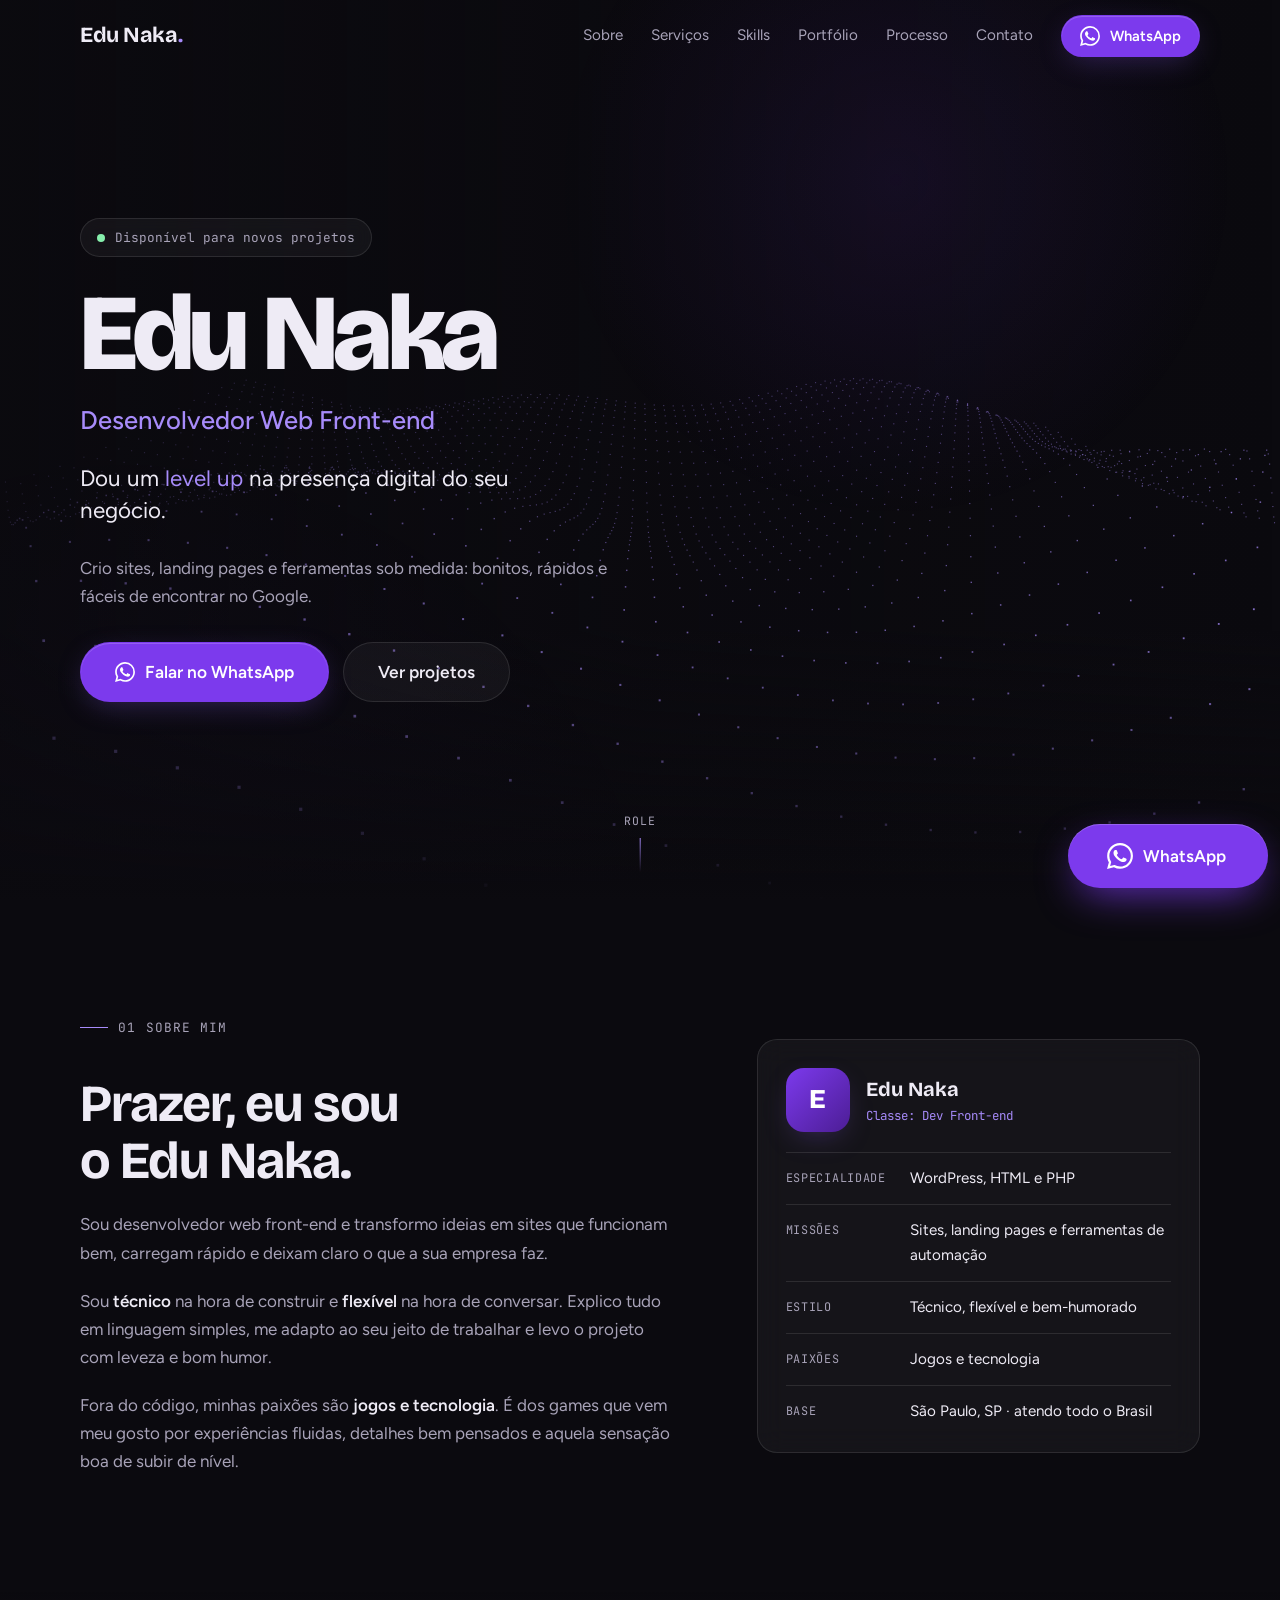
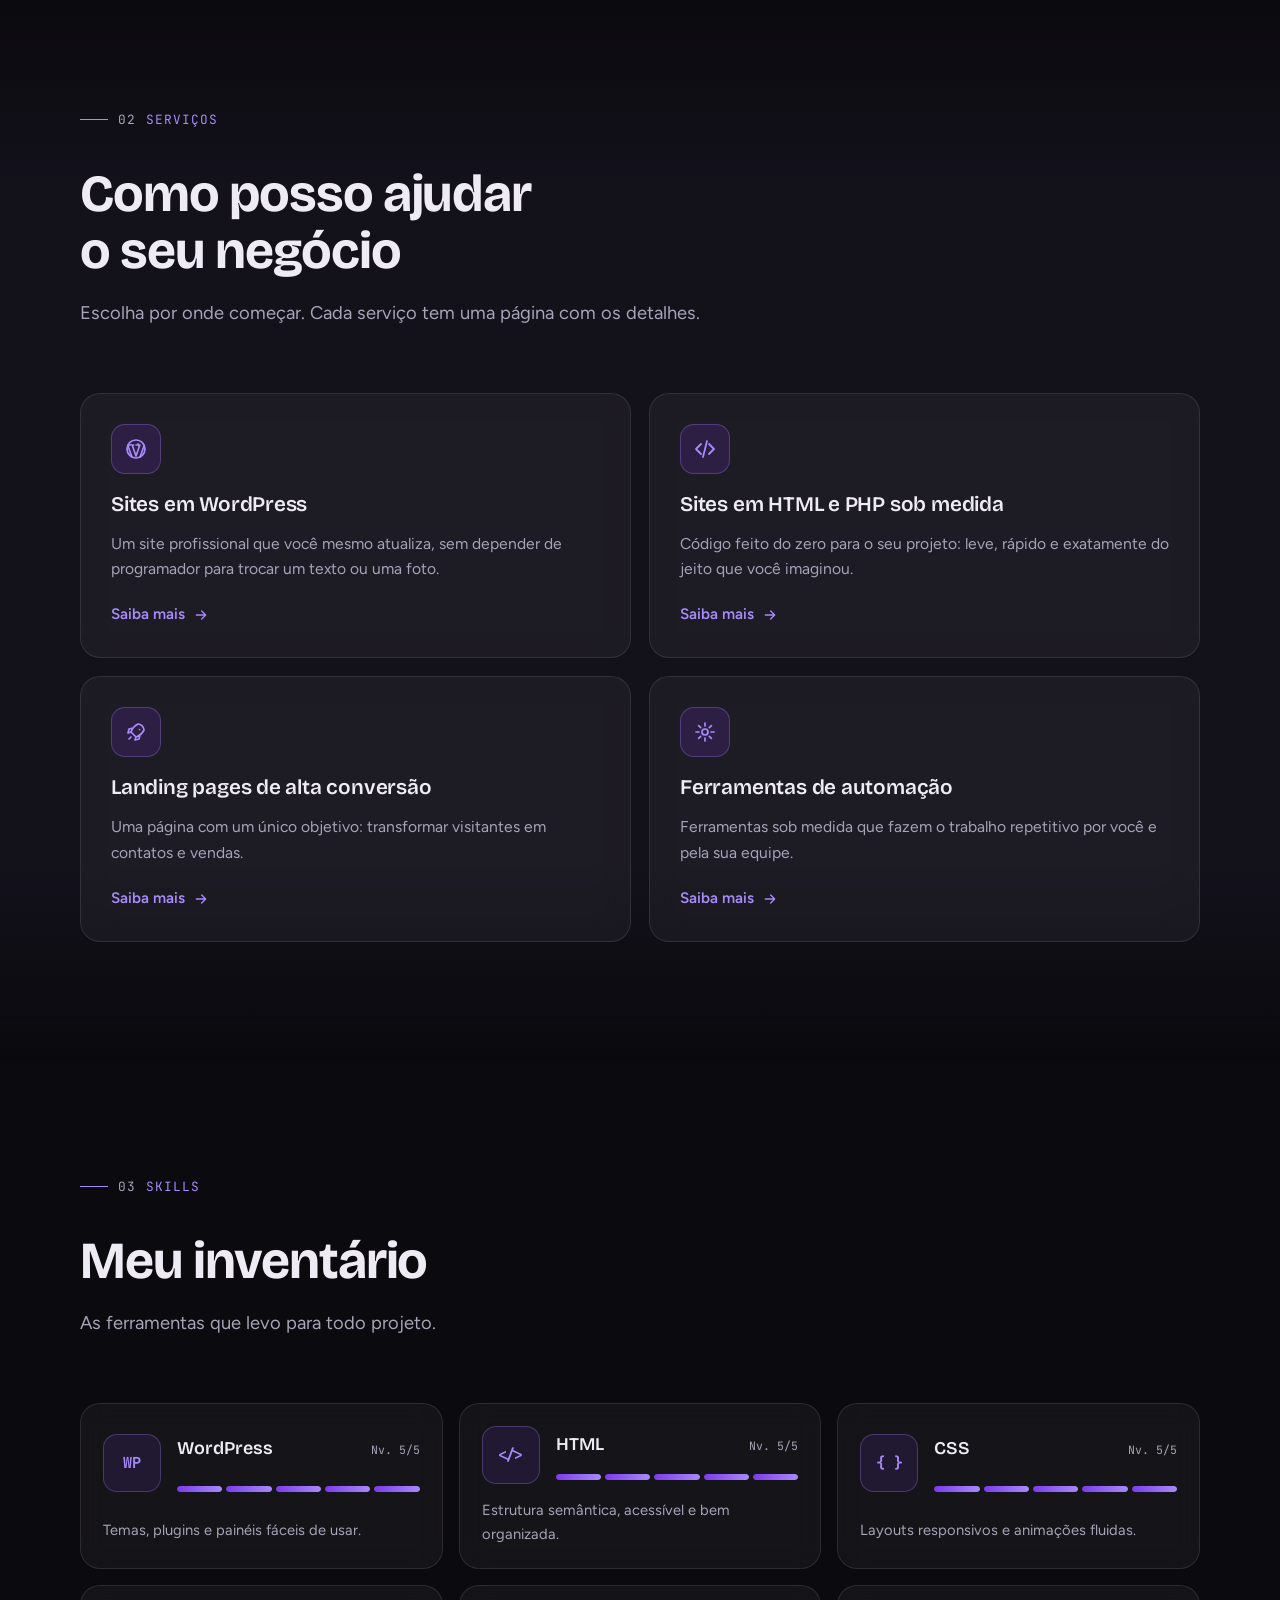
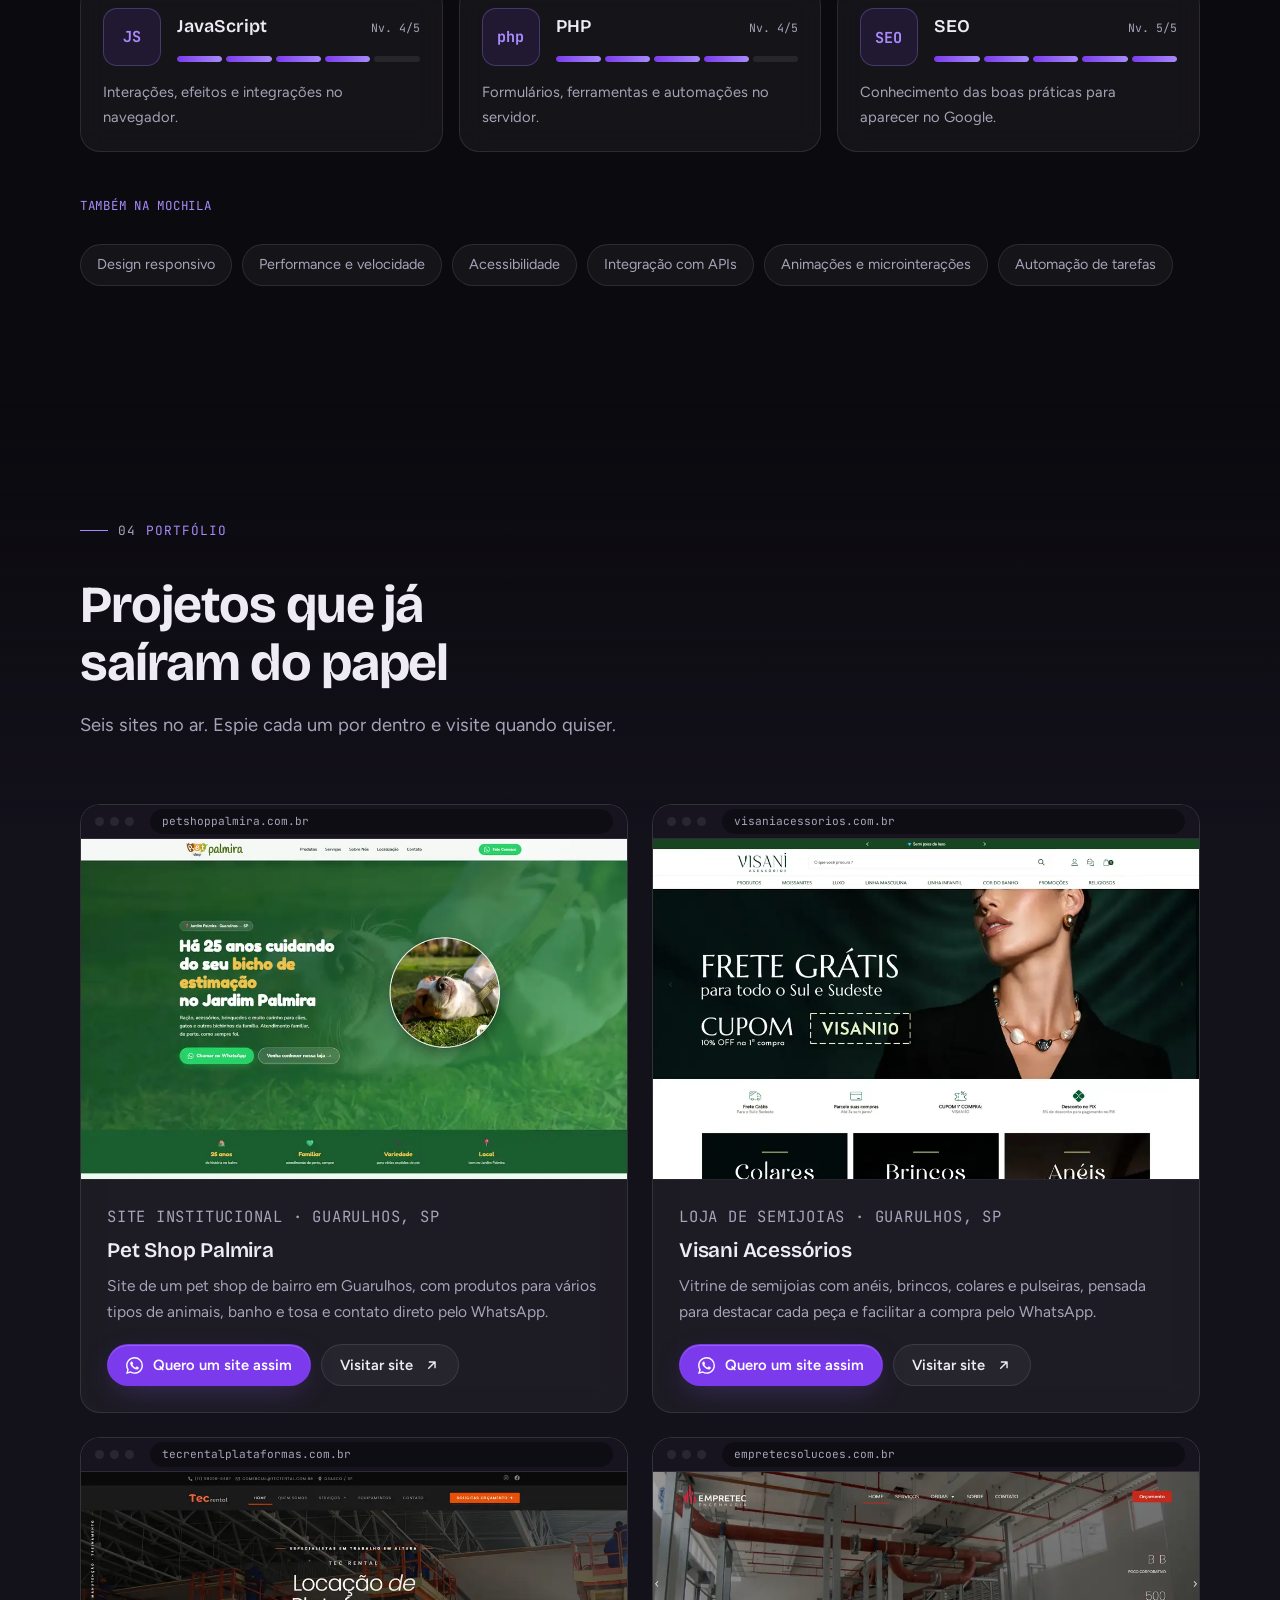
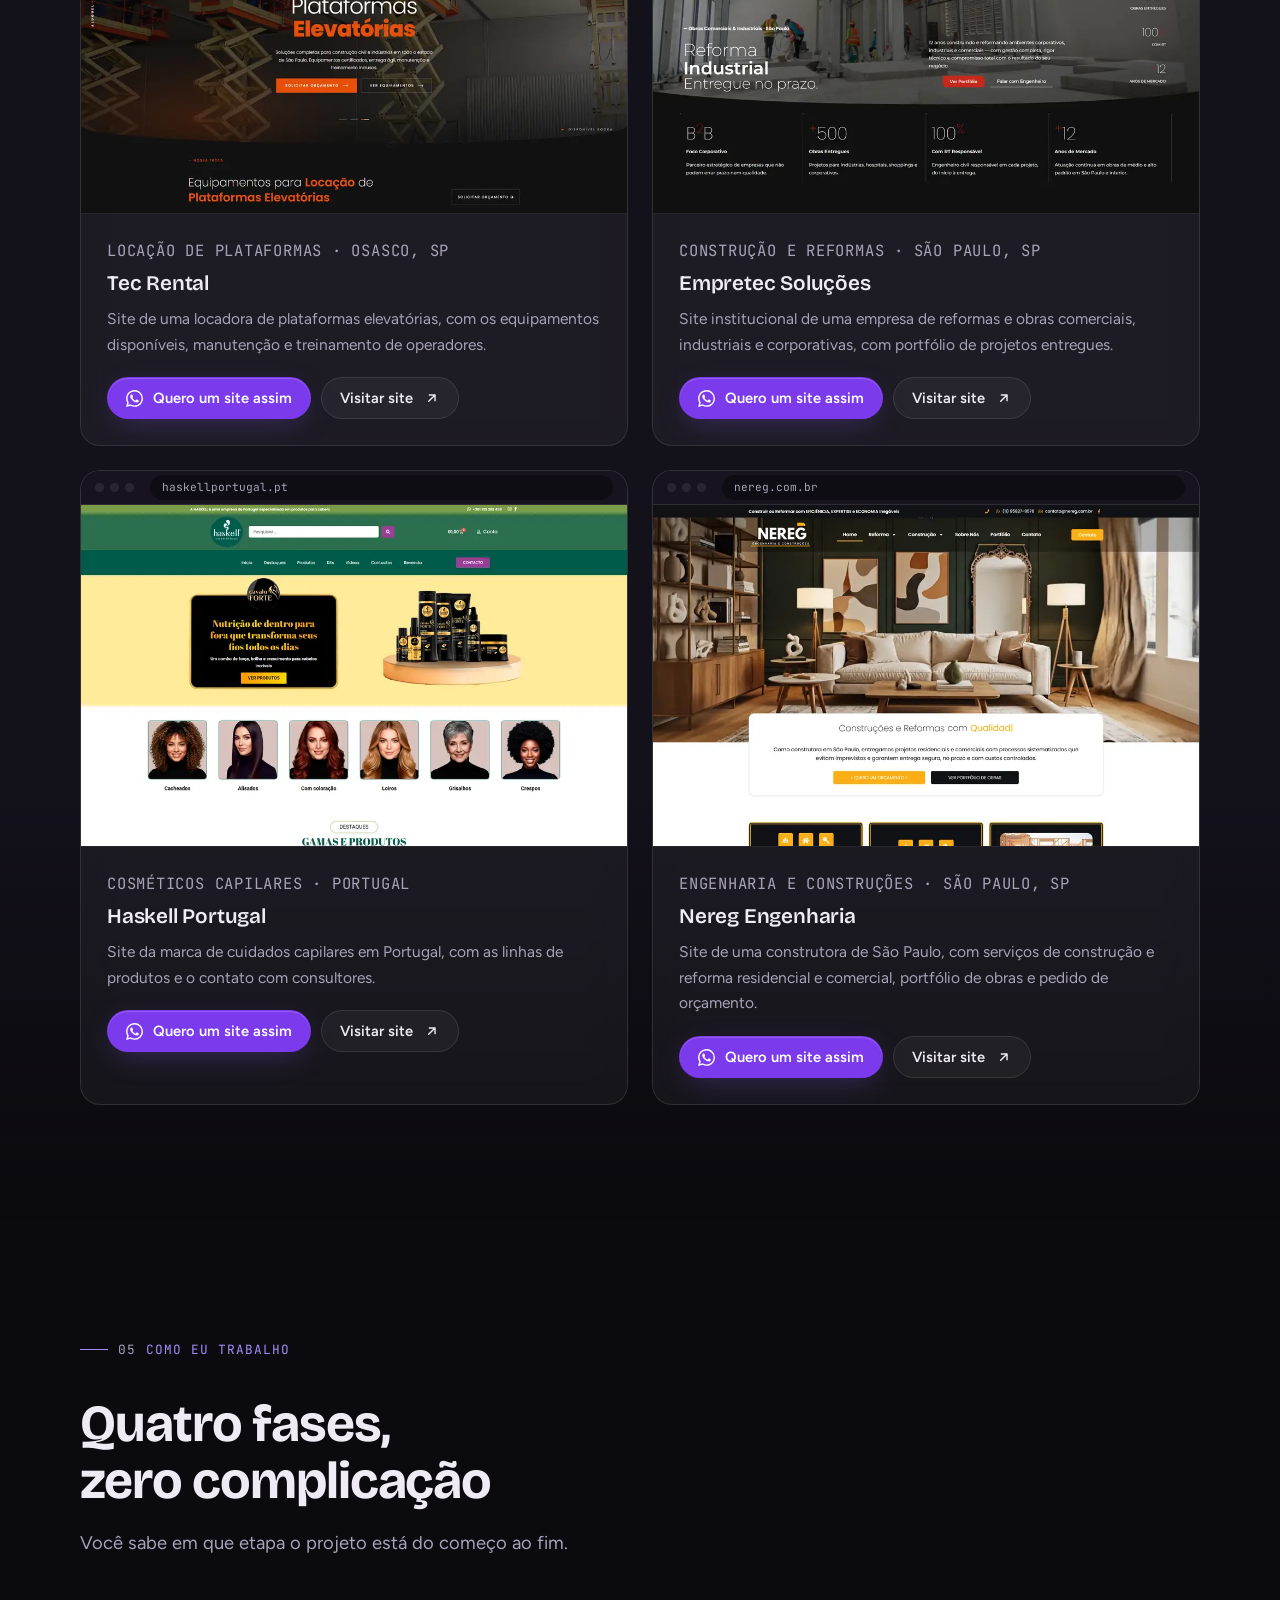
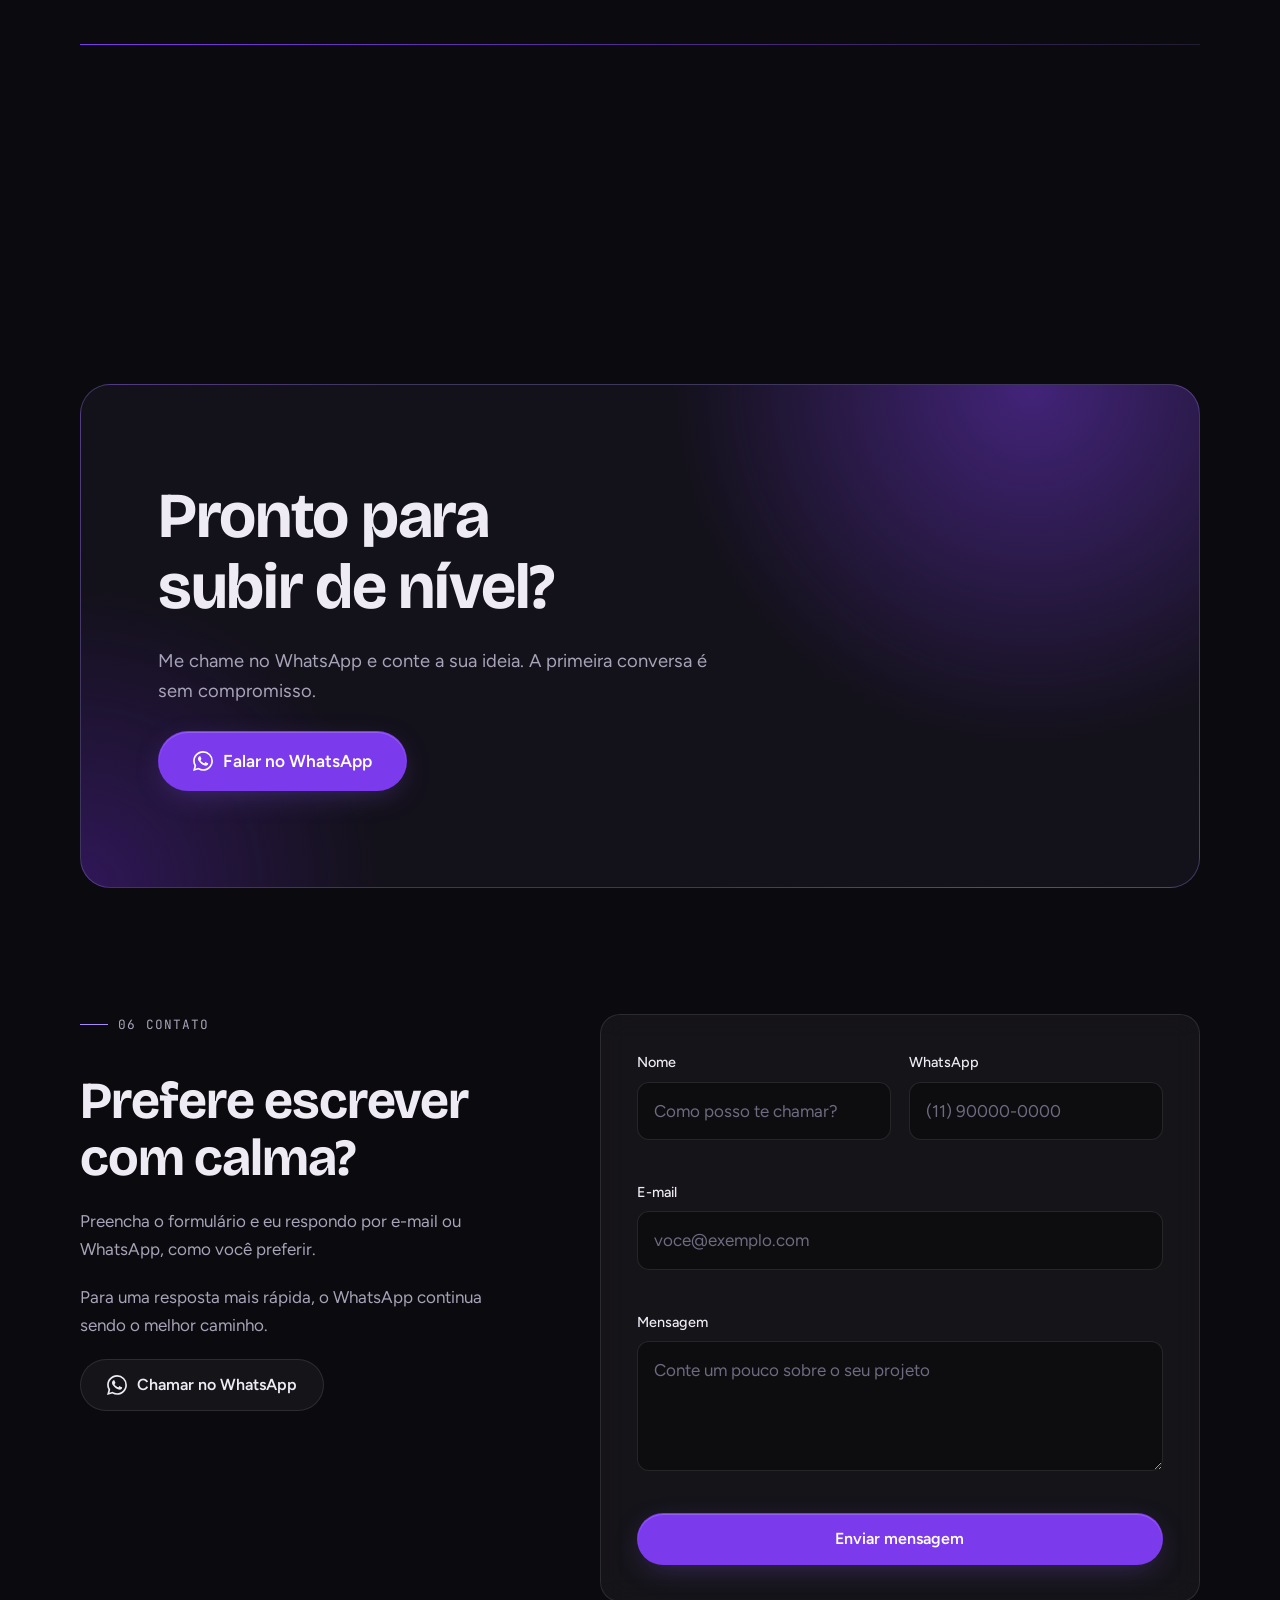
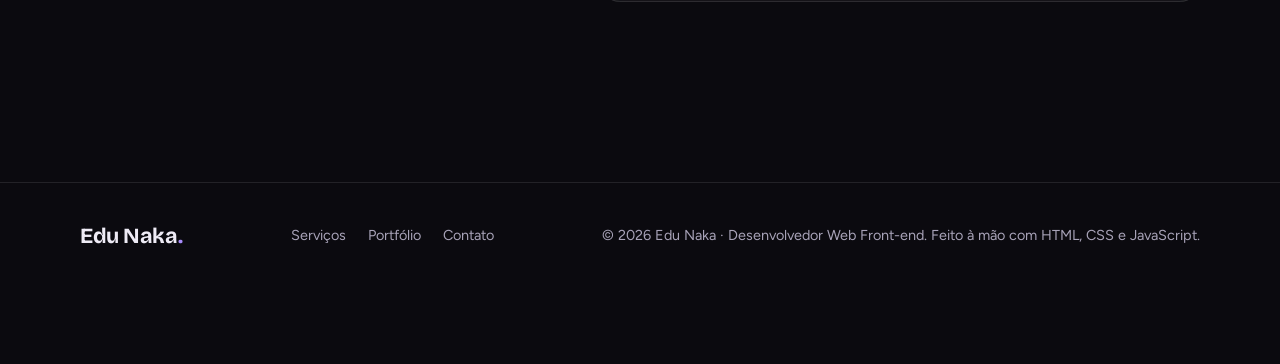
<file: index.html>
<!DOCTYPE html>
<html lang="pt-BR">
<head>
<meta charset="utf-8">
<meta name="viewport" content="width=device-width, initial-scale=1">
<title>Edu Naka | Desenvolvedor Web Front-end</title>
<meta name="description" content="Edu Naka, desenvolvedor web front-end. Sites em WordPress, HTML e PHP sob medida, landing pages e ferramentas de automação. Fale pelo WhatsApp.">
<link rel="canonical" href="https://SEUDOMINIO.com.br/">
<meta name="theme-color" content="#0b0a0f">

<!-- Open Graph (TODO: trocar o domínio e criar a imagem assets/img/og-image.jpg, 1200x630) -->
<meta property="og:type" content="website">
<meta property="og:locale" content="pt_BR">
<meta property="og:title" content="Edu Naka | Desenvolvedor Web Front-end">
<meta property="og:description" content="Edu Naka, desenvolvedor web front-end. Sites em WordPress, HTML e PHP sob medida, landing pages e ferramentas de automação. Fale pelo WhatsApp.">
<meta property="og:url" content="https://SEUDOMINIO.com.br/">
<meta property="og:image" content="https://SEUDOMINIO.com.br/assets/img/og-image.jpg">
<meta name="twitter:card" content="summary_large_image">

<link rel="preconnect" href="https://fonts.googleapis.com">
<link rel="preconnect" href="https://fonts.gstatic.com" crossorigin>
<link href="https://fonts.googleapis.com/css2?family=Bricolage+Grotesque:opsz,wght@12..96,600;12..96,700;12..96,800&family=Figtree:wght@400;500;600&family=JetBrains+Mono:wght@400;700&display=swap" rel="stylesheet">
<link rel="stylesheet" href="assets/css/style.css">
<script>document.documentElement.classList.add("js");</script>

<script type="application/ld+json">
{
  "@context": "https://schema.org",
  "@graph": [
    {
      "@type": "Person",
      "@id": "https://SEUDOMINIO.com.br/#edunaka",
      "name": "Edu Naka",
      "jobTitle": "Desenvolvedor Web Front-end",
      "url": "https://SEUDOMINIO.com.br/",
      "knowsAbout": [
        "WordPress",
        "HTML",
        "CSS",
        "JavaScript",
        "PHP",
        "SEO",
        "Landing pages",
        "Automação"
      ]
    },
    {
      "@type": "ProfessionalService",
      "name": "Edu Naka · Desenvolvimento Web",
      "description": "Edu Naka, desenvolvedor web front-end. Sites em WordPress, HTML e PHP sob medida, landing pages e ferramentas de automação. Fale pelo WhatsApp.",
      "url": "https://SEUDOMINIO.com.br/",
      "founder": {
        "@id": "https://SEUDOMINIO.com.br/#edunaka"
      },
      "areaServed": "BR",
      "telephone": "+55-11-94645-7048",
      "address": {
        "@type": "PostalAddress",
        "addressLocality": "São Paulo",
        "addressRegion": "SP",
        "addressCountry": "BR"
      },
      "hasOfferCatalog": {
        "@type": "OfferCatalog",
        "name": "Serviços",
        "itemListElement": [
          {
            "@type": "Offer",
            "itemOffered": {
              "@type": "Service",
              "name": "Sites em WordPress",
              "url": "https://SEUDOMINIO.com.br/servicos/wordpress.html"
            }
          },
          {
            "@type": "Offer",
            "itemOffered": {
              "@type": "Service",
              "name": "Sites em HTML e PHP sob medida",
              "url": "https://SEUDOMINIO.com.br/servicos/html-php.html"
            }
          },
          {
            "@type": "Offer",
            "itemOffered": {
              "@type": "Service",
              "name": "Landing pages de alta conversão",
              "url": "https://SEUDOMINIO.com.br/servicos/landing-pages.html"
            }
          },
          {
            "@type": "Offer",
            "itemOffered": {
              "@type": "Service",
              "name": "Ferramentas de automação",
              "url": "https://SEUDOMINIO.com.br/servicos/automacao.html"
            }
          }
        ]
      }
    }
  ]
}
</script>
</head>
<body>
<!-- Ícones reutilizados via <use href="#id"> -->
<svg xmlns="http://www.w3.org/2000/svg" style="display:none" aria-hidden="true">
  <symbol id="i-wa" viewBox="0 0 24 24"><path fill="currentColor" d="M17.472 14.382c-.297-.149-1.758-.867-2.03-.967-.273-.099-.471-.148-.67.15-.197.297-.767.966-.94 1.164-.173.199-.347.223-.644.075-.297-.15-1.255-.463-2.39-1.475-.883-.788-1.48-1.761-1.653-2.059-.173-.297-.018-.458.13-.606.134-.133.298-.347.446-.52.149-.174.198-.298.298-.497.099-.198.05-.371-.025-.52-.075-.149-.669-1.612-.916-2.207-.242-.579-.487-.5-.669-.51-.173-.008-.371-.01-.57-.01-.198 0-.52.074-.792.372-.272.297-1.04 1.016-1.04 2.479 0 1.462 1.065 2.875 1.213 3.074.149.198 2.096 3.2 5.077 4.487.709.306 1.262.489 1.694.625.712.227 1.36.195 1.871.118.571-.085 1.758-.719 2.006-1.413.248-.694.248-1.289.173-1.413-.074-.124-.272-.198-.57-.347m-5.421 7.403h-.004a9.87 9.87 0 01-5.031-1.378l-.361-.214-3.741.982.998-3.648-.235-.374a9.86 9.86 0 01-1.51-5.26c.001-5.45 4.436-9.884 9.888-9.884 2.64 0 5.122 1.03 6.988 2.898a9.825 9.825 0 012.893 6.994c-.003 5.45-4.437 9.884-9.885 9.884m8.413-18.297A11.815 11.815 0 0012.05 0C5.495 0 .16 5.335.157 11.892c0 2.096.547 4.142 1.588 5.945L.057 24l6.305-1.654a11.882 11.882 0 005.683 1.448h.005c6.554 0 11.89-5.335 11.893-11.893a11.821 11.821 0 00-3.48-8.413z"/></symbol>
  <symbol id="i-arrow" viewBox="0 0 24 24"><path fill="none" stroke="currentColor" stroke-width="2" stroke-linecap="round" stroke-linejoin="round" d="M5 12h14M13 6l6 6-6 6"/></symbol>
  <symbol id="i-out" viewBox="0 0 24 24"><path fill="none" stroke="currentColor" stroke-width="2" stroke-linecap="round" stroke-linejoin="round" d="M8 16L17 7M9 7h8v8"/></symbol>
  <symbol id="i-check" viewBox="0 0 24 24"><path fill="none" stroke="currentColor" stroke-width="2" stroke-linecap="round" stroke-linejoin="round" d="M5 12.5l4.5 4.5L19 7.5"/></symbol>
  <symbol id="i-wp" viewBox="0 0 24 24"><g fill="none" stroke="currentColor" stroke-width="1.7" stroke-linecap="round" stroke-linejoin="round"><circle cx="12" cy="12" r="9"/><path d="M4 9l4 11M8.5 9l3.5 10 3-8.5c.6-1.8-.3-2.5-1-3.5M12 19l3.5-10M20 9l-4 11M4.5 8h5M12 8h4"/></g></symbol>
  <symbol id="i-code" viewBox="0 0 24 24"><path fill="none" stroke="currentColor" stroke-width="1.8" stroke-linecap="round" stroke-linejoin="round" d="M8 7l-5 5 5 5M16 7l5 5-5 5M14 4l-4 16"/></symbol>
  <symbol id="i-rocket" viewBox="0 0 24 24"><path fill="none" stroke="currentColor" stroke-width="1.7" stroke-linecap="round" stroke-linejoin="round" d="M14 4c3 0 6 3 6 6-2 4-5 6-8 7l-5-5c1-3 3-6 7-8zM7 12l-3 1 1-4 4-1M12 17l-1 3 4-1 1-4M5 19l2-2M15.5 9.5h.01"/></symbol>
  <symbol id="i-search" viewBox="0 0 24 24"><g fill="none" stroke="currentColor" stroke-width="1.8" stroke-linecap="round" stroke-linejoin="round"><circle cx="11" cy="11" r="6.5"/><path d="M16 16l4.5 4.5M8.5 12.5l2-2 1.5 1.5 2-2.5"/></g></symbol>
  <symbol id="i-gear" viewBox="0 0 24 24"><g fill="none" stroke="currentColor" stroke-width="1.7" stroke-linecap="round" stroke-linejoin="round"><circle cx="12" cy="12" r="3"/><path d="M12 3v3M12 18v3M3 12h3M18 12h3M5.6 5.6l2.1 2.1M16.3 16.3l2.1 2.1M5.6 18.4l2.1-2.1M16.3 7.7l2.1-2.1"/></g></symbol>
  <symbol id="i-trophy" viewBox="0 0 24 24"><path fill="none" stroke="currentColor" stroke-width="1.7" stroke-linecap="round" stroke-linejoin="round" d="M8 4h8v5a4 4 0 01-8 0V4zM8 6H4.5c0 3 1.5 4.5 3.7 4.8M16 6h3.5c0 3-1.5 4.5-3.7 4.8M12 13v4M8.5 20h7M10 17h4"/></symbol>
</svg>
<a class="skip-link" href="#conteudo">Pular para o conteúdo</a>
<div class="xp-bar" aria-hidden="true"><i></i></div>

<header class="site-header">
  <div class="wrap nav">
    <a class="logo" href="index.html" aria-label="Edu Naka, página inicial">Edu Naka<i>.</i></a>
    <button class="nav__toggle" type="button" aria-expanded="false" aria-controls="menu" aria-label="Abrir menu"><span></span></button>
    <nav class="nav__links" id="menu" aria-label="Principal">
      <a href="index.html#sobre">Sobre</a>
      <a href="index.html#servicos">Serviços</a>
      <a href="index.html#skills">Skills</a>
      <a href="index.html#portfolio">Portfólio</a>
      <a href="index.html#processo">Processo</a>
      <a href="index.html#contato">Contato</a>
      <a class="btn btn--primary btn--sm" data-wa href="https://wa.me/5511946457048"><svg aria-hidden="true"><use href="#i-wa"/></svg>WhatsApp</a>
    </nav>
  </div>
</header>

<main id="conteudo">

  <!-- ===================== 1. HERO ===================== -->
  <section class="hero" id="inicio">
    <canvas id="hero-canvas" aria-hidden="true"></canvas>
    <div class="wrap">
      <div class="hero__content" data-parallax>
        <p class="status"><i aria-hidden="true"></i>Disponível para novos projetos</p>
        <h1>Edu Naka <small>Desenvolvedor Web Front-end</small></h1>
        <p class="hero__tagline">Dou um <span class="accent">level up</span> na presença digital do seu negócio.</p>
        <p class="hero__sub">Crio sites, landing pages e ferramentas sob medida: bonitos, rápidos e fáceis de encontrar no Google.</p>
        <div class="hero__actions">
          <a class="btn btn--primary btn--lg magnetic" data-wa href="https://wa.me/5511946457048"><svg aria-hidden="true"><use href="#i-wa"/></svg>Falar no WhatsApp</a>
          <a class="btn btn--ghost btn--lg" href="#portfolio">Ver projetos</a>
        </div>
      </div>
    </div>
    <div class="scroll-hint" aria-hidden="true">Role<i></i></div>
  </section>

  <!-- ===================== 2. SOBRE ===================== -->
  <section class="section" id="sobre">
    <div class="wrap about">
      <div class="about__text" data-reveal="left">
        <p class="eyebrow"><span>01</span> Sobre mim</p>
        <h2>Prazer, eu sou o Edu Naka.</h2>
        <p>Sou desenvolvedor web front-end e transformo ideias em sites que funcionam bem, carregam rápido e deixam claro o que a sua empresa faz.</p>
        <p>Sou <strong>técnico</strong> na hora de construir e <strong>flexível</strong> na hora de conversar. Explico tudo em linguagem simples, me adapto ao seu jeito de trabalhar e levo o projeto com leveza e bom humor.</p>
        <p>Fora do código, minhas paixões são <strong>jogos e tecnologia</strong>. É dos games que vem meu gosto por experiências fluidas, detalhes bem pensados e aquela sensação boa de subir de nível.</p>
      </div>

      <!-- Ficha de personagem -->
      <aside class="sheet glass" data-reveal="right" aria-label="Resumo sobre o Edu Naka">
        <div class="sheet__top">
          <div class="sheet__avatar" aria-hidden="true">E</div><!-- TODO: trocar por uma foto, se quiser -->
          <div>
            <p class="sheet__name">Edu Naka</p>
            <p class="sheet__class">Classe: Dev Front-end</p>
          </div>
        </div>
        <dl>
          <div><dt>Especialidade</dt><dd>WordPress, HTML e PHP</dd></div>
          <div><dt>Missões</dt><dd>Sites, landing pages e ferramentas de automação</dd></div>
          <div><dt>Estilo</dt><dd>Técnico, flexível e bem-humorado</dd></div>
          <div><dt>Paixões</dt><dd>Jogos e tecnologia</dd></div>
          <div><dt>Base</dt><dd>São Paulo, SP · atendo todo o Brasil</dd></div>
        </dl>
      </aside>
    </div>
  </section>

  <!-- ===================== 3. SERVIÇOS ===================== -->
  <section class="section section--soft" id="servicos">
    <div class="wrap">
      <div class="section-head" data-reveal>
        <p class="eyebrow"><span>02</span> Serviços</p>
        <h2>Como posso ajudar o seu negócio</h2>
        <p class="lead">Escolha por onde começar. Cada serviço tem uma página com os detalhes.</p>
      </div>
      <div class="services">
      <article class="service glass" data-reveal style="--delay:0.00s">
        <div class="service__icon"><svg aria-hidden="true"><use href="#i-wp"/></svg></div>
        <h3>Sites em WordPress</h3>
        <p>Um site profissional que você mesmo atualiza, sem depender de programador para trocar um texto ou uma foto.</p>
        <a class="link-more stretched" href="servicos/wordpress.html" aria-label="Saiba mais sobre Sites em WordPress">Saiba mais <svg aria-hidden="true"><use href="#i-arrow"/></svg></a>
      </article>
      <article class="service glass" data-reveal style="--delay:0.07s">
        <div class="service__icon"><svg aria-hidden="true"><use href="#i-code"/></svg></div>
        <h3>Sites em HTML e PHP sob medida</h3>
        <p>Código feito do zero para o seu projeto: leve, rápido e exatamente do jeito que você imaginou.</p>
        <a class="link-more stretched" href="servicos/html-php.html" aria-label="Saiba mais sobre Sites em HTML e PHP sob medida">Saiba mais <svg aria-hidden="true"><use href="#i-arrow"/></svg></a>
      </article>
      <article class="service glass" data-reveal style="--delay:0.14s">
        <div class="service__icon"><svg aria-hidden="true"><use href="#i-rocket"/></svg></div>
        <h3>Landing pages de alta conversão</h3>
        <p>Uma página com um único objetivo: transformar visitantes em contatos e vendas.</p>
        <a class="link-more stretched" href="servicos/landing-pages.html" aria-label="Saiba mais sobre Landing pages de alta conversão">Saiba mais <svg aria-hidden="true"><use href="#i-arrow"/></svg></a>
      </article>
      <article class="service glass" data-reveal style="--delay:0.21s">
        <div class="service__icon"><svg aria-hidden="true"><use href="#i-gear"/></svg></div>
        <h3>Ferramentas de automação</h3>
        <p>Ferramentas sob medida que fazem o trabalho repetitivo por você e pela sua equipe.</p>
        <a class="link-more stretched" href="servicos/automacao.html" aria-label="Saiba mais sobre Ferramentas de automação">Saiba mais <svg aria-hidden="true"><use href="#i-arrow"/></svg></a>
      </article>
      </div>
    </div>
  </section>

  <!-- ===================== 4. SKILLS ===================== -->
  <section class="section" id="skills">
    <div class="wrap">
      <div class="section-head" data-reveal>
        <p class="eyebrow"><span>03</span> Skills</p>
        <h2>Meu inventário</h2>
        <p class="lead">As ferramentas que levo para todo projeto.</p>
      </div>
      <ul class="inventory">
      <li class="slot glass" data-reveal style="--delay:0.00s">
        <div class="slot__glyph" aria-hidden="true">WP</div>
        <div class="slot__name">WordPress <span>Nv. 5/5</span></div>
        <div class="slot__bar" role="img" aria-label="Nível 5 de 5"><i></i><i></i><i></i><i></i><i></i></div>
        <p class="slot__desc">Temas, plugins e painéis fáceis de usar.</p>
      </li>
      <li class="slot glass" data-reveal style="--delay:0.06s">
        <div class="slot__glyph" aria-hidden="true">&lt;/&gt;</div>
        <div class="slot__name">HTML <span>Nv. 5/5</span></div>
        <div class="slot__bar" role="img" aria-label="Nível 5 de 5"><i></i><i></i><i></i><i></i><i></i></div>
        <p class="slot__desc">Estrutura semântica, acessível e bem organizada.</p>
      </li>
      <li class="slot glass" data-reveal style="--delay:0.12s">
        <div class="slot__glyph" aria-hidden="true">{ }</div>
        <div class="slot__name">CSS <span>Nv. 5/5</span></div>
        <div class="slot__bar" role="img" aria-label="Nível 5 de 5"><i></i><i></i><i></i><i></i><i></i></div>
        <p class="slot__desc">Layouts responsivos e animações fluidas.</p>
      </li>
      <li class="slot glass" data-reveal style="--delay:0.18s">
        <div class="slot__glyph" aria-hidden="true">JS</div>
        <div class="slot__name">JavaScript <span>Nv. 4/5</span></div>
        <div class="slot__bar" role="img" aria-label="Nível 4 de 5"><i></i><i></i><i></i><i></i><i class="off"></i></div>
        <p class="slot__desc">Interações, efeitos e integrações no navegador.</p>
      </li>
      <li class="slot glass" data-reveal style="--delay:0.24s">
        <div class="slot__glyph" aria-hidden="true">php</div>
        <div class="slot__name">PHP <span>Nv. 4/5</span></div>
        <div class="slot__bar" role="img" aria-label="Nível 4 de 5"><i></i><i></i><i></i><i></i><i class="off"></i></div>
        <p class="slot__desc">Formulários, ferramentas e automações no servidor.</p>
      </li>
      <li class="slot glass" data-reveal style="--delay:0.30s">
        <div class="slot__glyph" aria-hidden="true">SEO</div>
        <div class="slot__name">SEO <span>Nv. 5/5</span></div>
        <div class="slot__bar" role="img" aria-label="Nível 5 de 5"><i></i><i></i><i></i><i></i><i></i></div>
        <p class="slot__desc">Conhecimento das boas práticas para aparecer no Google.</p>
      </li>
      </ul>
      <p class="perks__label" data-reveal>Também na mochila</p>
      <ul class="perks" data-reveal>
        <li>Design responsivo</li>
        <li>Performance e velocidade</li>
        <li>Acessibilidade</li>
        <li>Integração com APIs</li>
        <li>Animações e microinterações</li>
        <li>Automação de tarefas</li>
      </ul>
    </div>
  </section>

  <!-- ===================== 5. PORTFÓLIO ===================== -->
  <section class="section section--soft" id="portfolio">
    <div class="wrap">
      <div class="section-head" data-reveal>
        <p class="eyebrow"><span>04</span> Portfólio</p>
        <h2>Projetos que já saíram do papel</h2>
        <p class="lead">Seis sites no ar. Espie cada um por dentro e visite quando quiser.</p>
      </div>

      <div class="projects">
      <article class="project" data-reveal>
          <div class="project__inner glass">
            <!-- Prévia: usa assets/img/portfolio/petshop-palmira.webp (print da página inteira; rola no hover) -->
            <a class="project__thumb" href="https://petshoppalmira.com.br" target="_blank" rel="noopener" aria-label="Visitar o site Pet Shop Palmira (abre em nova aba)"
               data-preview-url="https://petshoppalmira.com.br" data-shot="assets/img/portfolio/petshop-palmira.webp" style="--mock-a:#7c3aed; --mock-b:#1e1b4b">
              <span class="browser" aria-hidden="true"><i></i><i></i><i></i><b>petshoppalmira.com.br</b></span>
              <span class="project__screen">
                <span class="project__fallback" aria-hidden="true"><strong>Pet Shop Palmira</strong><em>petshoppalmira.com.br</em></span>
              </span>
              <span class="project__visit" aria-hidden="true">Visitar site <svg><use href="#i-out"/></svg></span>
            </a>
            <div class="project__body">
              <p class="project__meta">Site institucional · Guarulhos, SP</p>
              <h3>Pet Shop Palmira</h3>
              <p>Site de um pet shop de bairro em Guarulhos, com produtos para vários tipos de animais, banho e tosa e contato direto pelo WhatsApp.</p>
              <div class="project__actions">
                <a class="btn btn--primary btn--sm" data-wa data-wa-msg="Olá, Edu Naka! Vim pelo seu portfólio e quero um site tipo: Pet Shop Palmira" href="https://wa.me/5511946457048"><svg aria-hidden="true"><use href="#i-wa"/></svg>Quero um site assim</a>
                <a class="btn btn--ghost btn--sm" href="https://petshoppalmira.com.br" target="_blank" rel="noopener">Visitar site <svg aria-hidden="true"><use href="#i-out"/></svg></a>
              </div>
            </div>
          </div>
        </article>

        <article class="project" data-reveal style="--delay:.08s">
          <div class="project__inner glass">
            <!-- Prévia: usa assets/img/portfolio/visani.webp (print da página inteira; rola no hover) -->
            <a class="project__thumb" href="https://www.visaniacessorios.com.br" target="_blank" rel="noopener" aria-label="Visitar o site Visani Acessórios (abre em nova aba)"
               data-preview-url="https://www.visaniacessorios.com.br" data-shot="assets/img/portfolio/visani.webp" style="--mock-a:#a78bfa; --mock-b:#3f3f46">
              <span class="browser" aria-hidden="true"><i></i><i></i><i></i><b>visaniacessorios.com.br</b></span>
              <span class="project__screen">
                <span class="project__fallback" aria-hidden="true"><strong>Visani Acessórios</strong><em>visaniacessorios.com.br</em></span>
              </span>
              <span class="project__visit" aria-hidden="true">Visitar site <svg><use href="#i-out"/></svg></span>
            </a>
            <div class="project__body">
              <p class="project__meta">Loja de semijoias · Guarulhos, SP</p>
              <h3>Visani Acessórios</h3>
              <p>Vitrine de semijoias com anéis, brincos, colares e pulseiras, pensada para destacar cada peça e facilitar a compra pelo WhatsApp.</p>
              <div class="project__actions">
                <a class="btn btn--primary btn--sm" data-wa data-wa-msg="Olá, Edu Naka! Vim pelo seu portfólio e quero um site tipo: Visani Acessórios" href="https://wa.me/5511946457048"><svg aria-hidden="true"><use href="#i-wa"/></svg>Quero um site assim</a>
                <a class="btn btn--ghost btn--sm" href="https://www.visaniacessorios.com.br" target="_blank" rel="noopener">Visitar site <svg aria-hidden="true"><use href="#i-out"/></svg></a>
              </div>
            </div>
          </div>
        </article>

        <article class="project" data-reveal>
          <div class="project__inner glass">
            <!-- Prévia: usa assets/img/portfolio/tec-rental.webp (print da página inteira; rola no hover) -->
            <a class="project__thumb" href="https://tecrentalplataformas.com.br" target="_blank" rel="noopener" aria-label="Visitar o site Tec Rental (abre em nova aba)"
               data-preview-url="https://tecrentalplataformas.com.br" data-shot="assets/img/portfolio/tec-rental.webp" style="--mock-a:#6d28d9; --mock-b:#27272a">
              <span class="browser" aria-hidden="true"><i></i><i></i><i></i><b>tecrentalplataformas.com.br</b></span>
              <span class="project__screen">
                <span class="project__fallback" aria-hidden="true"><strong>Tec Rental</strong><em>tecrentalplataformas.com.br</em></span>
              </span>
              <span class="project__visit" aria-hidden="true">Visitar site <svg><use href="#i-out"/></svg></span>
            </a>
            <div class="project__body">
              <p class="project__meta">Locação de plataformas · Osasco, SP</p>
              <h3>Tec Rental</h3>
              <p>Site de uma locadora de plataformas elevatórias, com os equipamentos disponíveis, manutenção e treinamento de operadores.</p>
              <div class="project__actions">
                <a class="btn btn--primary btn--sm" data-wa data-wa-msg="Olá, Edu Naka! Vim pelo seu portfólio e quero um site tipo: Tec Rental" href="https://wa.me/5511946457048"><svg aria-hidden="true"><use href="#i-wa"/></svg>Quero um site assim</a>
                <a class="btn btn--ghost btn--sm" href="https://tecrentalplataformas.com.br" target="_blank" rel="noopener">Visitar site <svg aria-hidden="true"><use href="#i-out"/></svg></a>
              </div>
            </div>
          </div>
        </article>

        <article class="project" data-reveal style="--delay:.08s">
          <div class="project__inner glass">
            <!-- Prévia: usa assets/img/portfolio/empretec.webp (print da página inteira; rola no hover) -->
            <a class="project__thumb" href="https://empretecsolucoes.com.br" target="_blank" rel="noopener" aria-label="Visitar o site Empretec Soluções (abre em nova aba)"
               data-preview-url="https://empretecsolucoes.com.br" data-shot="assets/img/portfolio/empretec.webp" style="--mock-a:#8b5cf6; --mock-b:#18181b">
              <span class="browser" aria-hidden="true"><i></i><i></i><i></i><b>empretecsolucoes.com.br</b></span>
              <span class="project__screen">
                <span class="project__fallback" aria-hidden="true"><strong>Empretec Soluções</strong><em>empretecsolucoes.com.br</em></span>
              </span>
              <span class="project__visit" aria-hidden="true">Visitar site <svg><use href="#i-out"/></svg></span>
            </a>
            <div class="project__body">
              <p class="project__meta">Construção e reformas · São Paulo, SP</p>
              <h3>Empretec Soluções</h3>
              <p>Site institucional de uma empresa de reformas e obras comerciais, industriais e corporativas, com portfólio de projetos entregues.</p>
              <div class="project__actions">
                <a class="btn btn--primary btn--sm" data-wa data-wa-msg="Olá, Edu Naka! Vim pelo seu portfólio e quero um site tipo: Empretec Soluções" href="https://wa.me/5511946457048"><svg aria-hidden="true"><use href="#i-wa"/></svg>Quero um site assim</a>
                <a class="btn btn--ghost btn--sm" href="https://empretecsolucoes.com.br" target="_blank" rel="noopener">Visitar site <svg aria-hidden="true"><use href="#i-out"/></svg></a>
              </div>
            </div>
          </div>
        </article>

        <article class="project" data-reveal>
          <div class="project__inner glass">
            <!-- Prévia: usa assets/img/portfolio/haskell.webp (print da página inteira; rola no hover) -->
            <a class="project__thumb" href="https://haskellportugal.pt" target="_blank" rel="noopener" aria-label="Visitar o site Haskell Portugal (abre em nova aba)"
               data-preview-url="https://haskellportugal.pt" data-shot="assets/img/portfolio/haskell.webp" style="--mock-a:#c084fc; --mock-b:#4c1d95">
              <span class="browser" aria-hidden="true"><i></i><i></i><i></i><b>haskellportugal.pt</b></span>
              <span class="project__screen">
                <span class="project__fallback" aria-hidden="true"><strong>Haskell Portugal</strong><em>haskellportugal.pt</em></span>
              </span>
              <span class="project__visit" aria-hidden="true">Visitar site <svg><use href="#i-out"/></svg></span>
            </a>
            <div class="project__body">
              <p class="project__meta">Cosméticos capilares · Portugal</p>
              <h3>Haskell Portugal</h3>
              <p>Site da marca de cuidados capilares em Portugal, com as linhas de produtos e o contato com consultores.</p>
              <div class="project__actions">
                <a class="btn btn--primary btn--sm" data-wa data-wa-msg="Olá, Edu Naka! Vim pelo seu portfólio e quero um site tipo: Haskell Portugal" href="https://wa.me/5511946457048"><svg aria-hidden="true"><use href="#i-wa"/></svg>Quero um site assim</a>
                <a class="btn btn--ghost btn--sm" href="https://haskellportugal.pt" target="_blank" rel="noopener">Visitar site <svg aria-hidden="true"><use href="#i-out"/></svg></a>
              </div>
            </div>
          </div>
        </article>

        <article class="project" data-reveal style="--delay:.08s">
          <div class="project__inner glass">
            <!-- Prévia: usa assets/img/portfolio/nereg.webp (print da página inteira; rola no hover) -->
            <a class="project__thumb" href="https://www.nereg.com.br" target="_blank" rel="noopener" aria-label="Visitar o site Nereg Engenharia (abre em nova aba)"
               data-preview-url="https://www.nereg.com.br" data-shot="assets/img/portfolio/nereg.webp" style="--mock-a:#7e22ce; --mock-b:#3f3f46">
              <span class="browser" aria-hidden="true"><i></i><i></i><i></i><b>nereg.com.br</b></span>
              <span class="project__screen">
                <span class="project__fallback" aria-hidden="true"><strong>Nereg Engenharia</strong><em>nereg.com.br</em></span>
              </span>
              <span class="project__visit" aria-hidden="true">Visitar site <svg><use href="#i-out"/></svg></span>
            </a>
            <div class="project__body">
              <p class="project__meta">Engenharia e construções · São Paulo, SP</p>
              <h3>Nereg Engenharia</h3>
              <p>Site de uma construtora de São Paulo, com serviços de construção e reforma residencial e comercial, portfólio de obras e pedido de orçamento.</p>
              <div class="project__actions">
                <a class="btn btn--primary btn--sm" data-wa data-wa-msg="Olá, Edu Naka! Vim pelo seu portfólio e quero um site tipo: Nereg Engenharia" href="https://wa.me/5511946457048"><svg aria-hidden="true"><use href="#i-wa"/></svg>Quero um site assim</a>
                <a class="btn btn--ghost btn--sm" href="https://www.nereg.com.br" target="_blank" rel="noopener">Visitar site <svg aria-hidden="true"><use href="#i-out"/></svg></a>
              </div>
            </div>
          </div>
        </article>
      </div>
    </div>
  </section>

  <!-- ===================== 6. PROCESSO ===================== -->
  <section class="section" id="processo">
    <div class="wrap">
      <div class="section-head" data-reveal>
        <p class="eyebrow"><span>05</span> Como eu trabalho</p>
        <h2>Quatro fases, zero complicação</h2>
        <p class="lead">Você sabe em que etapa o projeto está do começo ao fim.</p>
      </div>
      <ol class="steps">
        <li class="step" data-reveal>
          <div class="step__num" aria-hidden="true">01</div>
          <h3>Conversa</h3>
          <p>Você me conta sobre o negócio e o que precisa. Eu escuto, pergunto e entendo o objetivo.</p>
        </li>
        <li class="step" data-reveal style="--delay:.1s">
          <div class="step__num" aria-hidden="true">02</div>
          <h3>Proposta</h3>
          <p>Envio uma proposta clara, com o que será feito, o prazo e o valor. Sem letras miúdas.</p>
        </li>
        <li class="step" data-reveal style="--delay:.2s">
          <div class="step__num" aria-hidden="true">03</div>
          <h3>Desenvolvimento</h3>
          <p>Coloco a mão no código e mostro o andamento para você acompanhar e opinar.</p>
        </li>
        <li class="step" data-reveal style="--delay:.3s">
          <div class="step__num" aria-hidden="true">04</div>
          <h3>Entrega</h3>
          <p>Site testado, publicado e pronto para receber clientes. E eu sigo por perto se precisar.</p>
        </li>
      </ol>
    </div>
  </section>

  <!-- ===================== 7. CTA FINAL ===================== -->
  <section class="section section--tight">
    <div class="wrap">
      <div class="cta" data-reveal="scale" data-achievement>
        <h2>Pronto para subir de nível?</h2>
        <p>Me chame no WhatsApp e conte a sua ideia. A primeira conversa é sem compromisso.</p>
        <a class="btn btn--primary btn--lg magnetic" data-wa href="https://wa.me/5511946457048"><svg aria-hidden="true"><use href="#i-wa"/></svg>Falar no WhatsApp</a>
      </div>
    </div>
  </section>

  <!-- ===================== 8. CONTATO ===================== -->
  <section class="section section--tight" id="contato">
    <div class="wrap contact">
      <div class="contact__aside" data-reveal="left">
        <p class="eyebrow"><span>06</span> Contato</p>
        <h2>Prefere escrever com calma?</h2>
        <p>Preencha o formulário e eu respondo por e-mail ou WhatsApp, como você preferir.</p>
        <p>Para uma resposta mais rápida, o WhatsApp continua sendo o melhor caminho.</p>
        <a class="btn btn--ghost" data-wa href="https://wa.me/5511946457048" style="width:fit-content"><svg aria-hidden="true"><use href="#i-wa"/></svg>Chamar no WhatsApp</a>
      </div>

      <form class="form glass" id="contato-form" novalidate data-reveal="right">
        <div class="form__row">
          <div class="field">
            <label for="f-nome">Nome</label>
            <input id="f-nome" name="nome" type="text" autocomplete="name" placeholder="Como posso te chamar?" required aria-describedby="e-nome">
            <span class="field__error" id="e-nome" aria-live="polite"></span>
          </div>
          <div class="field">
            <label for="f-whatsapp">WhatsApp</label>
            <input id="f-whatsapp" name="whatsapp" type="tel" inputmode="tel" autocomplete="tel" placeholder="(11) 90000-0000" required aria-describedby="e-whatsapp">
            <span class="field__error" id="e-whatsapp" aria-live="polite"></span>
          </div>
        </div>
        <div class="field">
          <label for="f-email">E-mail</label>
          <input id="f-email" name="email" type="email" autocomplete="email" placeholder="voce@exemplo.com" required aria-describedby="e-email">
          <span class="field__error" id="e-email" aria-live="polite"></span>
        </div>
        <div class="field">
          <label for="f-mensagem">Mensagem</label>
          <textarea id="f-mensagem" name="mensagem" placeholder="Conte um pouco sobre o seu projeto" required aria-describedby="e-mensagem"></textarea>
          <span class="field__error" id="e-mensagem" aria-live="polite"></span>
        </div>
        <!-- Honeypot: campo invisível para pessoas; robôs costumam marcar -->
        <input class="hp" type="checkbox" name="botcheck" id="f-botcheck" tabindex="-1" autocomplete="off" aria-hidden="true">
        <button class="btn btn--primary" type="submit"><span>Enviar mensagem</span></button>
        <p class="form__status" role="status" aria-live="polite"></p>
      </form>
    </div>
  </section>

</main>

<!-- Aviso de conquista (aparece uma vez, ao chegar no CTA final) -->
<div class="toast" role="status" aria-live="polite">
  <div class="toast__icon" aria-hidden="true"><svg><use href="#i-trophy"/></svg></div>
  <p class="toast__title">Conquista desbloqueada</p>
  <p class="toast__text">Você explorou o site inteiro. Bora conversar?</p>
</div>

<footer class="site-footer">
  <div class="wrap">
    <a class="logo" href="index.html" aria-label="Edu Naka, página inicial">Edu Naka<i>.</i></a>
    <nav aria-label="Rodapé">
      <a href="index.html#servicos">Serviços</a>
      <a href="index.html#portfolio">Portfólio</a>
      <a href="index.html#contato">Contato</a>
    </nav>
    <p>© <span data-year>2026</span> Edu Naka · Desenvolvedor Web Front-end. Feito à mão com HTML, CSS e JavaScript.</p>
  </div>
</footer>

<!-- Botão flutuante de WhatsApp (presente em todas as páginas) -->
<a class="wa-float" data-wa href="https://wa.me/5511946457048" aria-label="Falar com o Edu Naka no WhatsApp">
  <svg aria-hidden="true"><use href="#i-wa"/></svg><span>WhatsApp</span>
</a>

<script src="assets/js/main.js" defer></script>
</body>
</html>
</file>
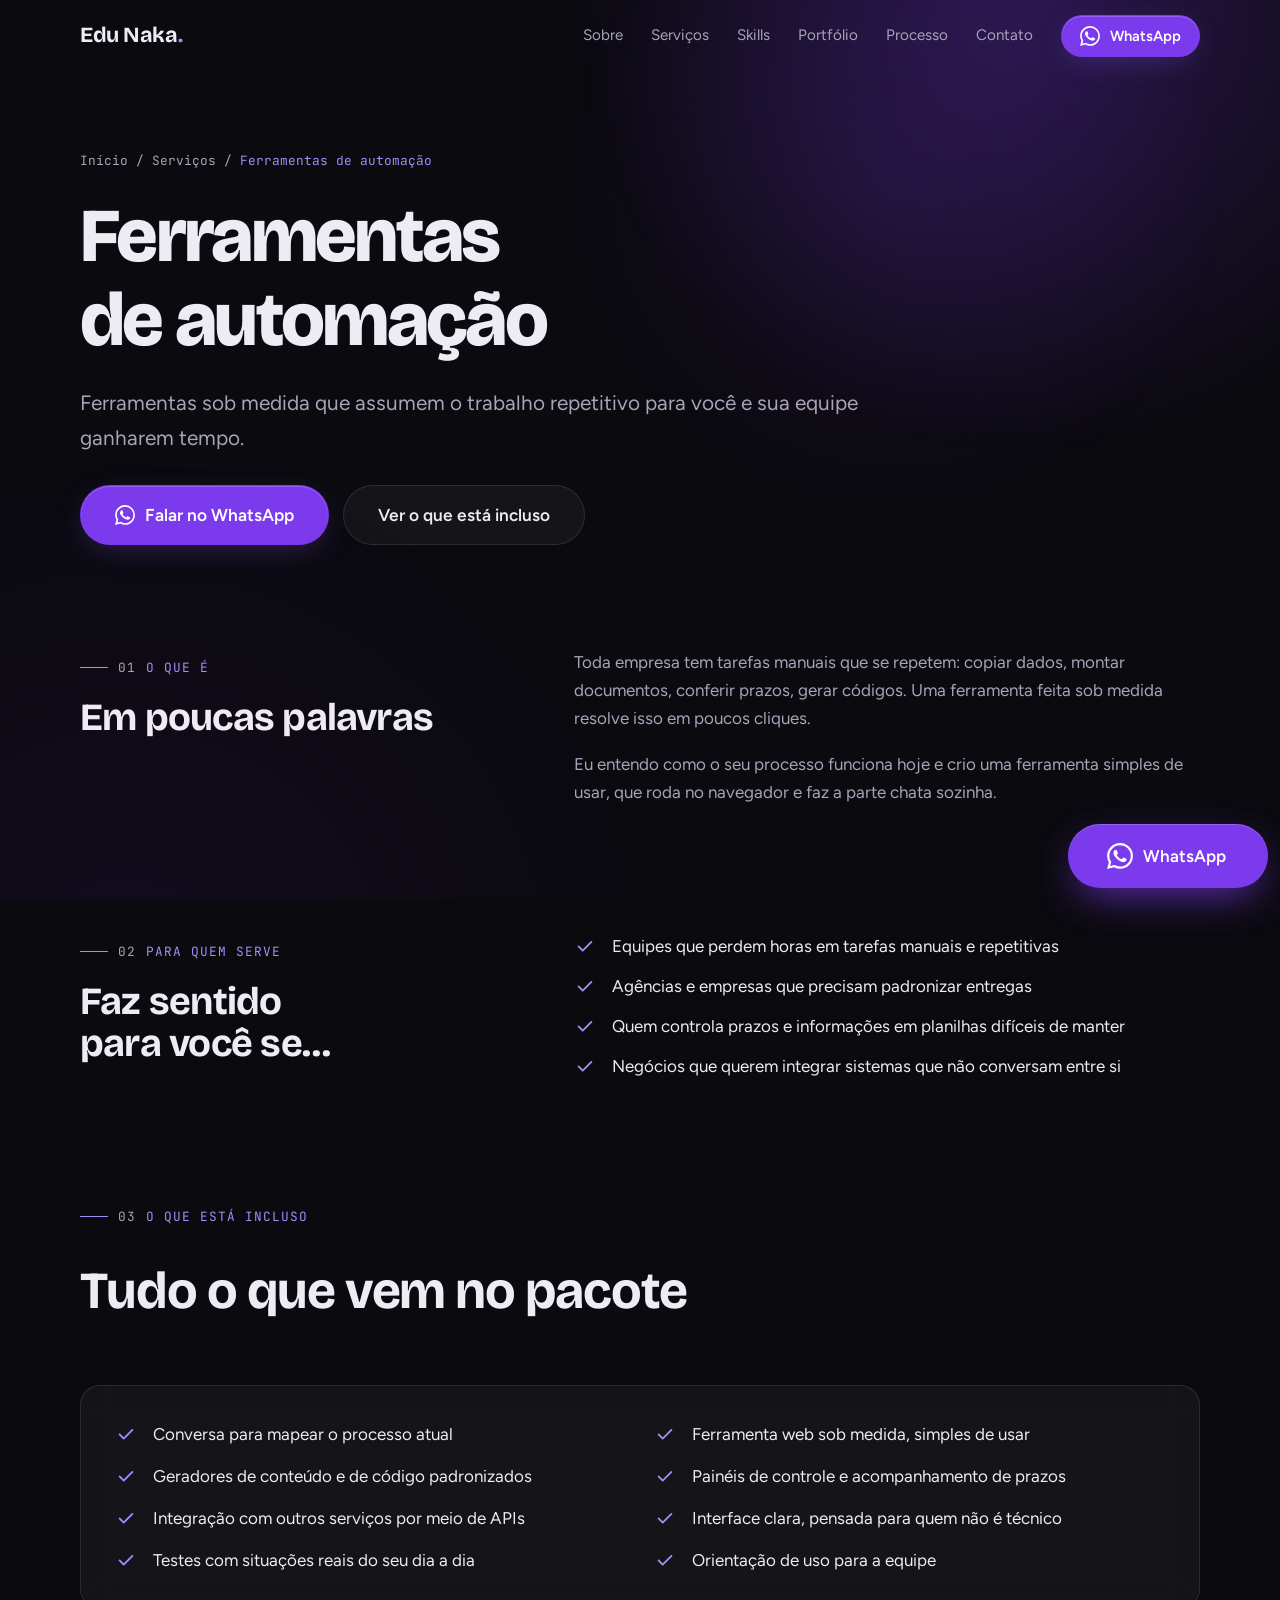
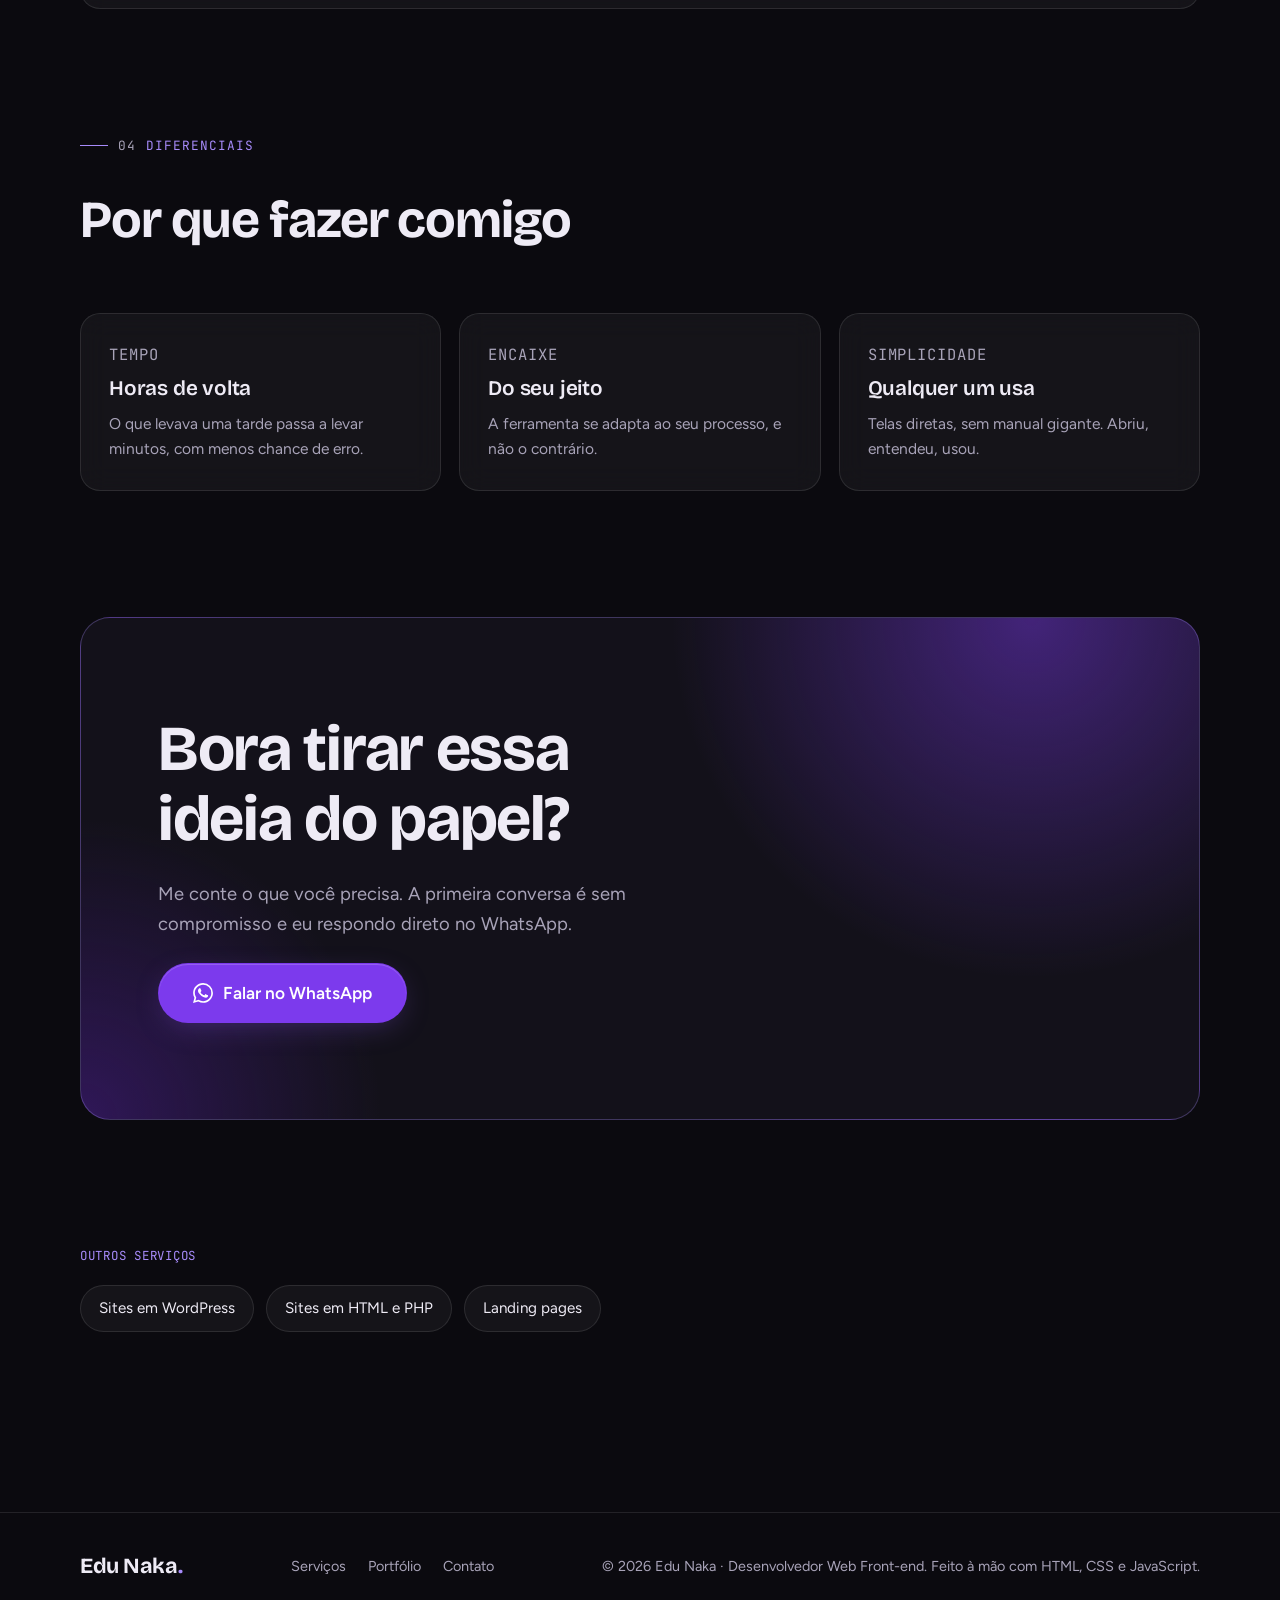
<file: servicos/automacao.html>
<!DOCTYPE html>
<html lang="pt-BR">
<head>
<meta charset="utf-8">
<meta name="viewport" content="width=device-width, initial-scale=1">
<title>Ferramentas de automação | Edu Naka</title>
<meta name="description" content="Ferramentas de automação sob medida em PHP e JavaScript para eliminar tarefas repetitivas do dia a dia da sua empresa.">
<link rel="canonical" href="https://SEUDOMINIO.com.br/servicos/automacao.html">
<meta name="theme-color" content="#0b0a0f">

<!-- Open Graph (TODO: trocar o domínio e criar a imagem assets/img/og-image.jpg, 1200x630) -->
<meta property="og:type" content="website">
<meta property="og:locale" content="pt_BR">
<meta property="og:title" content="Ferramentas de automação | Edu Naka">
<meta property="og:description" content="Ferramentas de automação sob medida em PHP e JavaScript para eliminar tarefas repetitivas do dia a dia da sua empresa.">
<meta property="og:url" content="https://SEUDOMINIO.com.br/servicos/automacao.html">
<meta property="og:image" content="https://SEUDOMINIO.com.br/assets/img/og-image.jpg">
<meta name="twitter:card" content="summary_large_image">

<link rel="preconnect" href="https://fonts.googleapis.com">
<link rel="preconnect" href="https://fonts.gstatic.com" crossorigin>
<link href="https://fonts.googleapis.com/css2?family=Bricolage+Grotesque:opsz,wght@12..96,600;12..96,700;12..96,800&family=Figtree:wght@400;500;600&family=JetBrains+Mono:wght@400;700&display=swap" rel="stylesheet">
<link rel="stylesheet" href="../assets/css/style.css">
<script>document.documentElement.classList.add("js");</script>

<script type="application/ld+json">
{
  "@context": "https://schema.org",
  "@graph": [
    {
      "@type": "Person",
      "@id": "https://SEUDOMINIO.com.br/#edunaka",
      "name": "Edu Naka",
      "jobTitle": "Desenvolvedor Web Front-end",
      "url": "https://SEUDOMINIO.com.br/",
      "knowsAbout": [
        "WordPress",
        "HTML",
        "CSS",
        "JavaScript",
        "PHP",
        "SEO",
        "Landing pages",
        "Automação"
      ]
    },
    {
      "@type": "Service",
      "name": "Ferramentas de automação",
      "description": "Ferramentas de automação sob medida em PHP e JavaScript para eliminar tarefas repetitivas do dia a dia da sua empresa.",
      "serviceType": "Ferramentas de automação",
      "provider": {
        "@id": "https://SEUDOMINIO.com.br/#edunaka"
      },
      "areaServed": "BR",
      "url": "https://SEUDOMINIO.com.br/servicos/automacao.html"
    },
    {
      "@type": "BreadcrumbList",
      "itemListElement": [
        {
          "@type": "ListItem",
          "position": 1,
          "name": "Início",
          "item": "https://SEUDOMINIO.com.br/"
        },
        {
          "@type": "ListItem",
          "position": 2,
          "name": "Serviços",
          "item": "https://SEUDOMINIO.com.br/#servicos"
        },
        {
          "@type": "ListItem",
          "position": 3,
          "name": "Ferramentas de automação"
        }
      ]
    }
  ]
}
</script>
</head>
<body>
<!-- Ícones reutilizados via <use href="#id"> -->
<svg xmlns="http://www.w3.org/2000/svg" style="display:none" aria-hidden="true">
  <symbol id="i-wa" viewBox="0 0 24 24"><path fill="currentColor" d="M17.472 14.382c-.297-.149-1.758-.867-2.03-.967-.273-.099-.471-.148-.67.15-.197.297-.767.966-.94 1.164-.173.199-.347.223-.644.075-.297-.15-1.255-.463-2.39-1.475-.883-.788-1.48-1.761-1.653-2.059-.173-.297-.018-.458.13-.606.134-.133.298-.347.446-.52.149-.174.198-.298.298-.497.099-.198.05-.371-.025-.52-.075-.149-.669-1.612-.916-2.207-.242-.579-.487-.5-.669-.51-.173-.008-.371-.01-.57-.01-.198 0-.52.074-.792.372-.272.297-1.04 1.016-1.04 2.479 0 1.462 1.065 2.875 1.213 3.074.149.198 2.096 3.2 5.077 4.487.709.306 1.262.489 1.694.625.712.227 1.36.195 1.871.118.571-.085 1.758-.719 2.006-1.413.248-.694.248-1.289.173-1.413-.074-.124-.272-.198-.57-.347m-5.421 7.403h-.004a9.87 9.87 0 01-5.031-1.378l-.361-.214-3.741.982.998-3.648-.235-.374a9.86 9.86 0 01-1.51-5.26c.001-5.45 4.436-9.884 9.888-9.884 2.64 0 5.122 1.03 6.988 2.898a9.825 9.825 0 012.893 6.994c-.003 5.45-4.437 9.884-9.885 9.884m8.413-18.297A11.815 11.815 0 0012.05 0C5.495 0 .16 5.335.157 11.892c0 2.096.547 4.142 1.588 5.945L.057 24l6.305-1.654a11.882 11.882 0 005.683 1.448h.005c6.554 0 11.89-5.335 11.893-11.893a11.821 11.821 0 00-3.48-8.413z"/></symbol>
  <symbol id="i-arrow" viewBox="0 0 24 24"><path fill="none" stroke="currentColor" stroke-width="2" stroke-linecap="round" stroke-linejoin="round" d="M5 12h14M13 6l6 6-6 6"/></symbol>
  <symbol id="i-out" viewBox="0 0 24 24"><path fill="none" stroke="currentColor" stroke-width="2" stroke-linecap="round" stroke-linejoin="round" d="M8 16L17 7M9 7h8v8"/></symbol>
  <symbol id="i-check" viewBox="0 0 24 24"><path fill="none" stroke="currentColor" stroke-width="2" stroke-linecap="round" stroke-linejoin="round" d="M5 12.5l4.5 4.5L19 7.5"/></symbol>
  <symbol id="i-wp" viewBox="0 0 24 24"><g fill="none" stroke="currentColor" stroke-width="1.7" stroke-linecap="round" stroke-linejoin="round"><circle cx="12" cy="12" r="9"/><path d="M4 9l4 11M8.5 9l3.5 10 3-8.5c.6-1.8-.3-2.5-1-3.5M12 19l3.5-10M20 9l-4 11M4.5 8h5M12 8h4"/></g></symbol>
  <symbol id="i-code" viewBox="0 0 24 24"><path fill="none" stroke="currentColor" stroke-width="1.8" stroke-linecap="round" stroke-linejoin="round" d="M8 7l-5 5 5 5M16 7l5 5-5 5M14 4l-4 16"/></symbol>
  <symbol id="i-rocket" viewBox="0 0 24 24"><path fill="none" stroke="currentColor" stroke-width="1.7" stroke-linecap="round" stroke-linejoin="round" d="M14 4c3 0 6 3 6 6-2 4-5 6-8 7l-5-5c1-3 3-6 7-8zM7 12l-3 1 1-4 4-1M12 17l-1 3 4-1 1-4M5 19l2-2M15.5 9.5h.01"/></symbol>
  <symbol id="i-search" viewBox="0 0 24 24"><g fill="none" stroke="currentColor" stroke-width="1.8" stroke-linecap="round" stroke-linejoin="round"><circle cx="11" cy="11" r="6.5"/><path d="M16 16l4.5 4.5M8.5 12.5l2-2 1.5 1.5 2-2.5"/></g></symbol>
  <symbol id="i-gear" viewBox="0 0 24 24"><g fill="none" stroke="currentColor" stroke-width="1.7" stroke-linecap="round" stroke-linejoin="round"><circle cx="12" cy="12" r="3"/><path d="M12 3v3M12 18v3M3 12h3M18 12h3M5.6 5.6l2.1 2.1M16.3 16.3l2.1 2.1M5.6 18.4l2.1-2.1M16.3 7.7l2.1-2.1"/></g></symbol>
  <symbol id="i-trophy" viewBox="0 0 24 24"><path fill="none" stroke="currentColor" stroke-width="1.7" stroke-linecap="round" stroke-linejoin="round" d="M8 4h8v5a4 4 0 01-8 0V4zM8 6H4.5c0 3 1.5 4.5 3.7 4.8M16 6h3.5c0 3-1.5 4.5-3.7 4.8M12 13v4M8.5 20h7M10 17h4"/></symbol>
</svg>
<a class="skip-link" href="#conteudo">Pular para o conteúdo</a>
<div class="xp-bar" aria-hidden="true"><i></i></div>

<header class="site-header">
  <div class="wrap nav">
    <a class="logo" href="../index.html" aria-label="Edu Naka, página inicial">Edu Naka<i>.</i></a>
    <button class="nav__toggle" type="button" aria-expanded="false" aria-controls="menu" aria-label="Abrir menu"><span></span></button>
    <nav class="nav__links" id="menu" aria-label="Principal">
      <a href="../index.html#sobre">Sobre</a>
      <a href="../index.html#servicos">Serviços</a>
      <a href="../index.html#skills">Skills</a>
      <a href="../index.html#portfolio">Portfólio</a>
      <a href="../index.html#processo">Processo</a>
      <a href="../index.html#contato">Contato</a>
      <a class="btn btn--primary btn--sm" data-wa href="https://wa.me/5511946457048"><svg aria-hidden="true"><use href="#i-wa"/></svg>WhatsApp</a>
    </nav>
  </div>
</header>

<main id="conteudo">

  <!-- Abertura -->
  <section class="page-hero">
    <div class="wrap">
      <nav class="crumbs" aria-label="Você está em">
        <a href="../index.html">Início</a><span aria-hidden="true">/</span>
        <a href="../index.html#servicos">Serviços</a><span aria-hidden="true">/</span>
        <span aria-current="page">Ferramentas de automação</span>
      </nav>
      <h1>Ferramentas de automação</h1>
      <p class="lead">Ferramentas sob medida que assumem o trabalho repetitivo para você e sua equipe ganharem tempo.</p>
      <div class="hero__actions">
        <a class="btn btn--primary btn--lg magnetic" data-wa data-wa-msg="Olá, Edu Naka! Vim pelo seu site e quero saber mais sobre ferramentas de automação." href="https://wa.me/5511946457048"><svg aria-hidden="true"><use href="#i-wa"/></svg>Falar no WhatsApp</a>
        <a class="btn btn--ghost btn--lg" href="#incluso">Ver o que está incluso</a>
      </div>
    </div>
  </section>

  <!-- O que é -->
  <section class="section section--tight">
    <div class="wrap split">
      <div data-reveal="left"><p class="eyebrow"><span>01</span> O que é</p><h2>Em poucas palavras</h2></div>
      <div class="split__body" data-reveal>
        <p>Toda empresa tem tarefas manuais que se repetem: copiar dados, montar documentos, conferir prazos, gerar códigos. Uma ferramenta feita sob medida resolve isso em poucos cliques.</p>
        <p>Eu entendo como o seu processo funciona hoje e crio uma ferramenta simples de usar, que roda no navegador e faz a parte chata sozinha.</p>
      </div>
    </div>
  </section>

  <!-- Para quem serve -->
  <section class="section section--tight">
    <div class="wrap split">
      <div data-reveal="left"><p class="eyebrow"><span>02</span> Para quem serve</p><h2>Faz sentido para você se…</h2></div>
      <div data-reveal>
        <ul class="checklist">
          <li><svg aria-hidden="true"><use href="#i-check"/></svg><span>Equipes que perdem horas em tarefas manuais e repetitivas</span></li>
          <li><svg aria-hidden="true"><use href="#i-check"/></svg><span>Agências e empresas que precisam padronizar entregas</span></li>
          <li><svg aria-hidden="true"><use href="#i-check"/></svg><span>Quem controla prazos e informações em planilhas difíceis de manter</span></li>
          <li><svg aria-hidden="true"><use href="#i-check"/></svg><span>Negócios que querem integrar sistemas que não conversam entre si</span></li>
        </ul>
      </div>
    </div>
  </section>

  <!-- O que está incluso -->
  <section class="section section--tight" id="incluso">
    <div class="wrap">
      <div class="section-head" data-reveal><p class="eyebrow"><span>03</span> O que está incluso</p><h2>Tudo o que vem no pacote</h2></div>
      <ul class="checklist checklist--grid checklist--panel glass" data-reveal>
        <li><svg aria-hidden="true"><use href="#i-check"/></svg><span>Conversa para mapear o processo atual</span></li>
        <li><svg aria-hidden="true"><use href="#i-check"/></svg><span>Ferramenta web sob medida, simples de usar</span></li>
        <li><svg aria-hidden="true"><use href="#i-check"/></svg><span>Geradores de conteúdo e de código padronizados</span></li>
        <li><svg aria-hidden="true"><use href="#i-check"/></svg><span>Painéis de controle e acompanhamento de prazos</span></li>
        <li><svg aria-hidden="true"><use href="#i-check"/></svg><span>Integração com outros serviços por meio de APIs</span></li>
        <li><svg aria-hidden="true"><use href="#i-check"/></svg><span>Interface clara, pensada para quem não é técnico</span></li>
        <li><svg aria-hidden="true"><use href="#i-check"/></svg><span>Testes com situações reais do seu dia a dia</span></li>
        <li><svg aria-hidden="true"><use href="#i-check"/></svg><span>Orientação de uso para a equipe</span></li>
      </ul>
    </div>
  </section>

  <!-- Diferenciais -->
  <section class="section section--tight">
    <div class="wrap">
      <div class="section-head" data-reveal><p class="eyebrow"><span>04</span> Diferenciais</p><h2>Por que fazer comigo</h2></div>
      <div class="diffs">
      <article class="diff glass" data-reveal style="--delay:0.00s"><p class="diff__tag">Tempo</p><h3>Horas de volta</h3><p>O que levava uma tarde passa a levar minutos, com menos chance de erro.</p></article>
      <article class="diff glass" data-reveal style="--delay:0.08s"><p class="diff__tag">Encaixe</p><h3>Do seu jeito</h3><p>A ferramenta se adapta ao seu processo, e não o contrário.</p></article>
      <article class="diff glass" data-reveal style="--delay:0.16s"><p class="diff__tag">Simplicidade</p><h3>Qualquer um usa</h3><p>Telas diretas, sem manual gigante. Abriu, entendeu, usou.</p></article>
      </div>
    </div>
  </section>

  <!-- CTA -->
  <section class="section section--tight">
    <div class="wrap">
      <div class="cta" data-reveal="scale">
        <h2>Bora tirar essa ideia do papel?</h2>
        <p>Me conte o que você precisa. A primeira conversa é sem compromisso e eu respondo direto no WhatsApp.</p>
        <a class="btn btn--primary btn--lg magnetic" data-wa data-wa-msg="Olá, Edu Naka! Vim pelo seu site e quero saber mais sobre ferramentas de automação." href="https://wa.me/5511946457048"><svg aria-hidden="true"><use href="#i-wa"/></svg>Falar no WhatsApp</a>
      </div>
    </div>
  </section>

  <!-- Outros serviços -->
  <section class="section section--tight">
    <div class="wrap" data-reveal>
      <p class="perks__label" style="margin:0 0 18px">Outros serviços</p>
      <nav class="others" aria-label="Outros serviços">
        <a href="wordpress.html">Sites em WordPress</a>
        <a href="html-php.html">Sites em HTML e PHP</a>
        <a href="landing-pages.html">Landing pages</a>
      </nav>
    </div>
  </section>

</main>

<footer class="site-footer">
  <div class="wrap">
    <a class="logo" href="../index.html" aria-label="Edu Naka, página inicial">Edu Naka<i>.</i></a>
    <nav aria-label="Rodapé">
      <a href="../index.html#servicos">Serviços</a>
      <a href="../index.html#portfolio">Portfólio</a>
      <a href="../index.html#contato">Contato</a>
    </nav>
    <p>© <span data-year>2026</span> Edu Naka · Desenvolvedor Web Front-end. Feito à mão com HTML, CSS e JavaScript.</p>
  </div>
</footer>

<!-- Botão flutuante de WhatsApp (presente em todas as páginas) -->
<a class="wa-float" data-wa data-wa-msg="Olá, Edu Naka! Vim pelo seu site e quero saber mais sobre ferramentas de automação." href="https://wa.me/5511946457048" aria-label="Falar com o Edu Naka no WhatsApp">
  <svg aria-hidden="true"><use href="#i-wa"/></svg><span>WhatsApp</span>
</a>

<script src="../assets/js/main.js" defer></script>
</body>
</html>
</file>
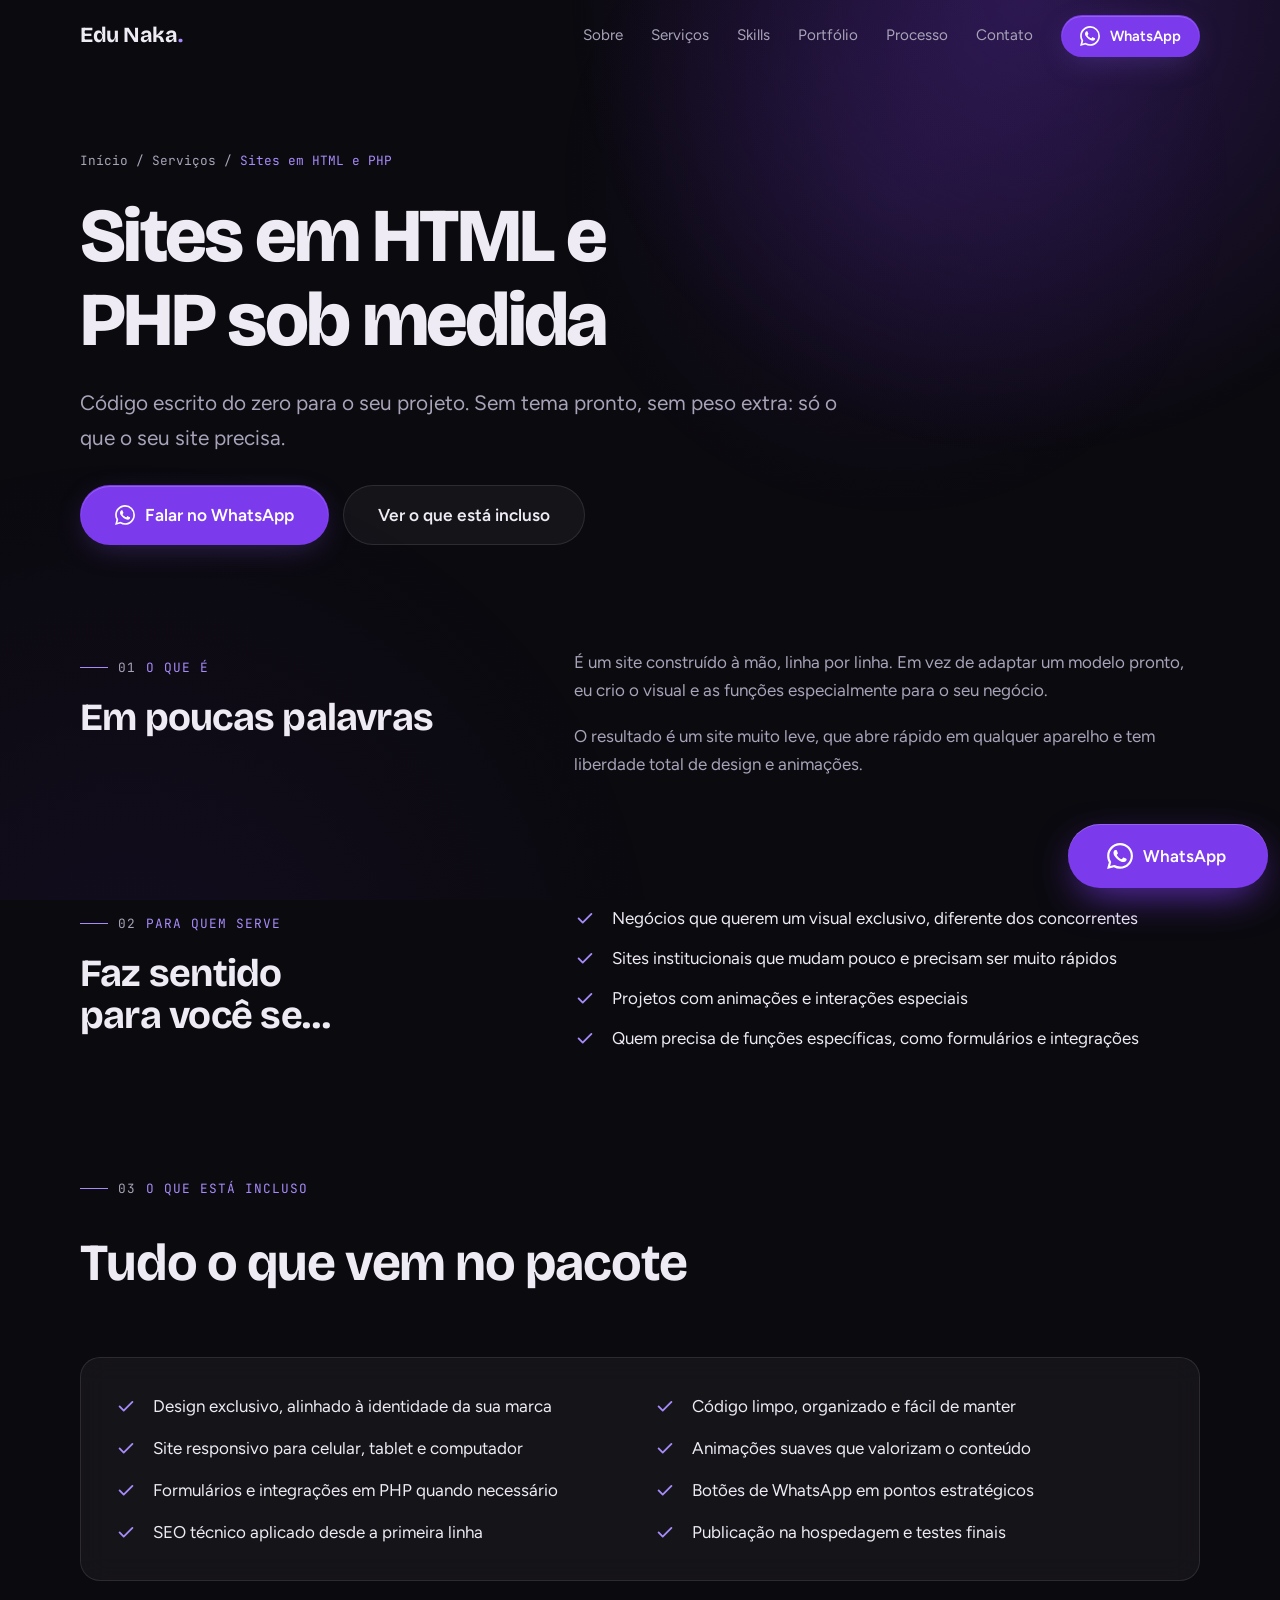
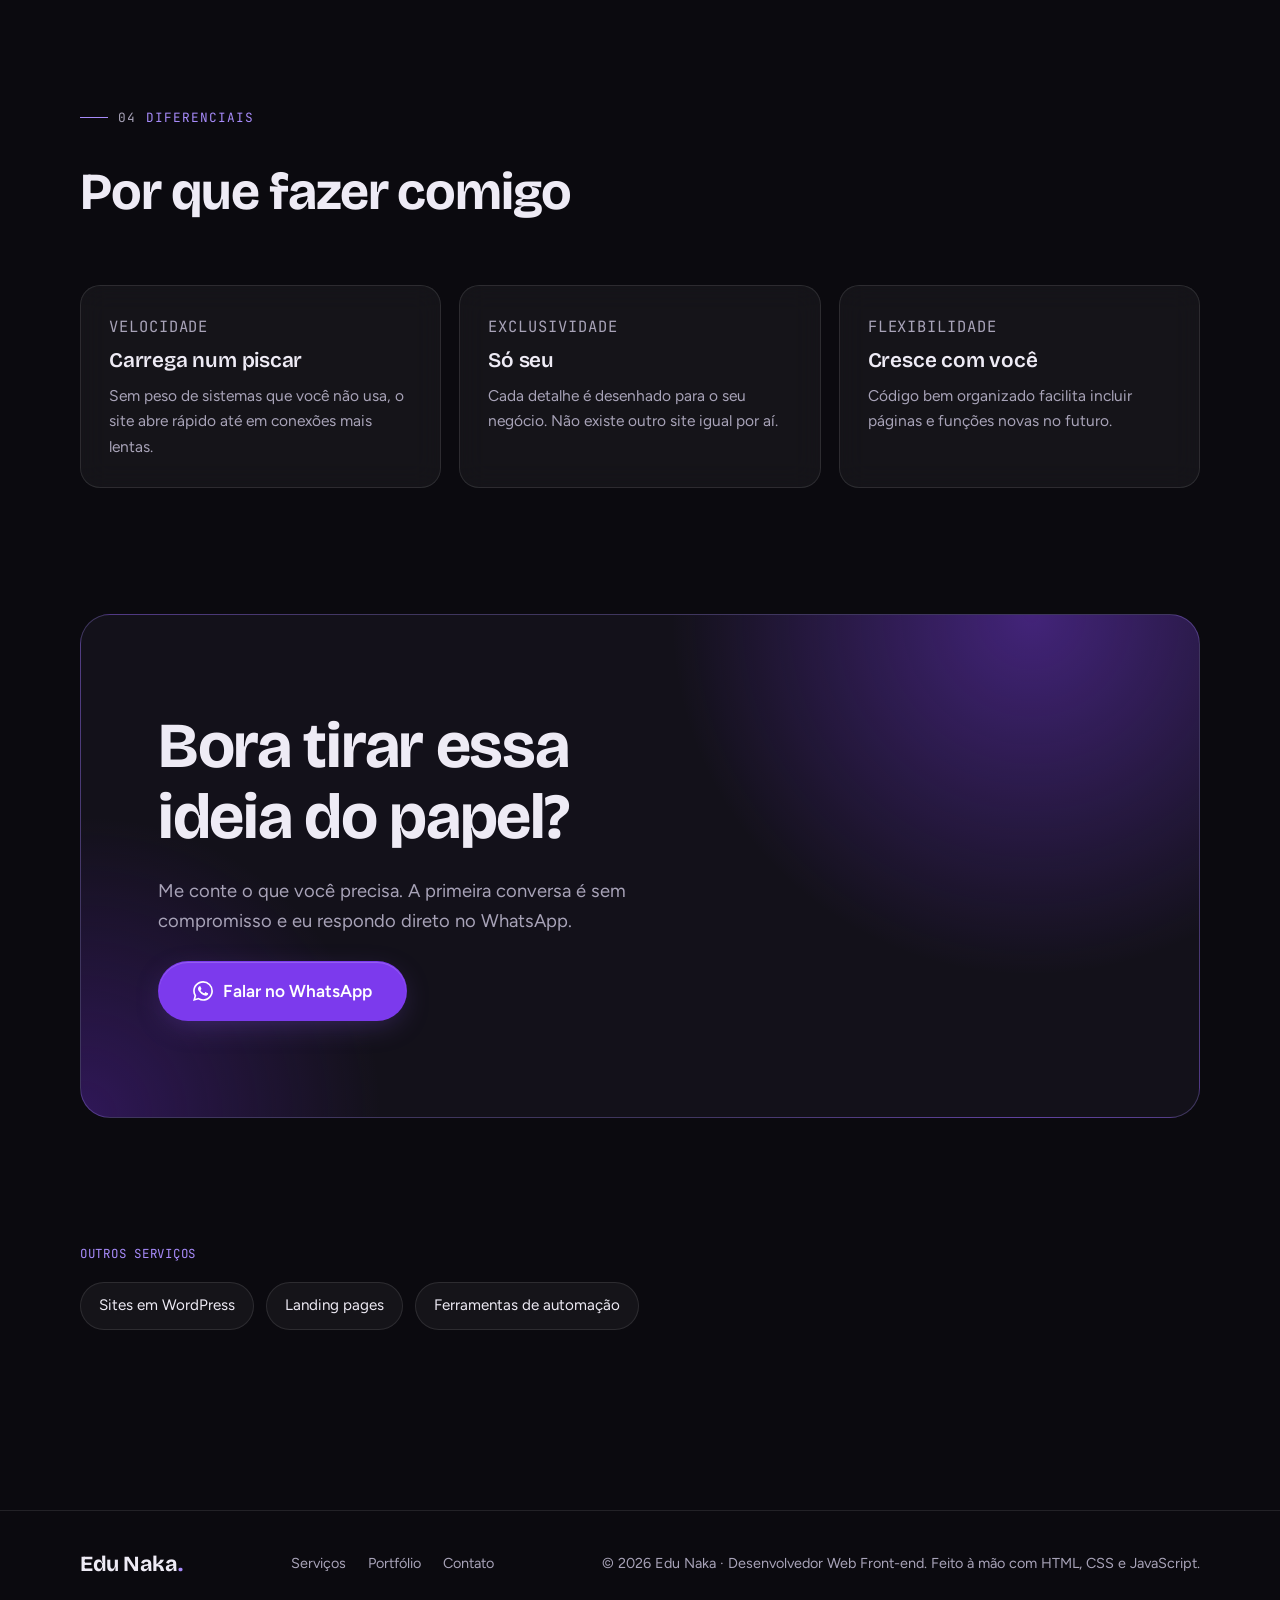
<file: servicos/html-php.html>
<!DOCTYPE html>
<html lang="pt-BR">
<head>
<meta charset="utf-8">
<meta name="viewport" content="width=device-width, initial-scale=1">
<title>Sites em HTML e PHP sob medida | Edu Naka</title>
<meta name="description" content="Sites sob medida em HTML, CSS, JavaScript e PHP: leves, rápidos e com visual exclusivo para o seu negócio.">
<link rel="canonical" href="https://SEUDOMINIO.com.br/servicos/html-php.html">
<meta name="theme-color" content="#0b0a0f">

<!-- Open Graph (TODO: trocar o domínio e criar a imagem assets/img/og-image.jpg, 1200x630) -->
<meta property="og:type" content="website">
<meta property="og:locale" content="pt_BR">
<meta property="og:title" content="Sites em HTML e PHP sob medida | Edu Naka">
<meta property="og:description" content="Sites sob medida em HTML, CSS, JavaScript e PHP: leves, rápidos e com visual exclusivo para o seu negócio.">
<meta property="og:url" content="https://SEUDOMINIO.com.br/servicos/html-php.html">
<meta property="og:image" content="https://SEUDOMINIO.com.br/assets/img/og-image.jpg">
<meta name="twitter:card" content="summary_large_image">

<link rel="preconnect" href="https://fonts.googleapis.com">
<link rel="preconnect" href="https://fonts.gstatic.com" crossorigin>
<link href="https://fonts.googleapis.com/css2?family=Bricolage+Grotesque:opsz,wght@12..96,600;12..96,700;12..96,800&family=Figtree:wght@400;500;600&family=JetBrains+Mono:wght@400;700&display=swap" rel="stylesheet">
<link rel="stylesheet" href="../assets/css/style.css">
<script>document.documentElement.classList.add("js");</script>

<script type="application/ld+json">
{
  "@context": "https://schema.org",
  "@graph": [
    {
      "@type": "Person",
      "@id": "https://SEUDOMINIO.com.br/#edunaka",
      "name": "Edu Naka",
      "jobTitle": "Desenvolvedor Web Front-end",
      "url": "https://SEUDOMINIO.com.br/",
      "knowsAbout": [
        "WordPress",
        "HTML",
        "CSS",
        "JavaScript",
        "PHP",
        "SEO",
        "Landing pages",
        "Automação"
      ]
    },
    {
      "@type": "Service",
      "name": "Sites em HTML e PHP sob medida",
      "description": "Sites sob medida em HTML, CSS, JavaScript e PHP: leves, rápidos e com visual exclusivo para o seu negócio.",
      "serviceType": "Sites em HTML e PHP sob medida",
      "provider": {
        "@id": "https://SEUDOMINIO.com.br/#edunaka"
      },
      "areaServed": "BR",
      "url": "https://SEUDOMINIO.com.br/servicos/html-php.html"
    },
    {
      "@type": "BreadcrumbList",
      "itemListElement": [
        {
          "@type": "ListItem",
          "position": 1,
          "name": "Início",
          "item": "https://SEUDOMINIO.com.br/"
        },
        {
          "@type": "ListItem",
          "position": 2,
          "name": "Serviços",
          "item": "https://SEUDOMINIO.com.br/#servicos"
        },
        {
          "@type": "ListItem",
          "position": 3,
          "name": "Sites em HTML e PHP sob medida"
        }
      ]
    }
  ]
}
</script>
</head>
<body>
<!-- Ícones reutilizados via <use href="#id"> -->
<svg xmlns="http://www.w3.org/2000/svg" style="display:none" aria-hidden="true">
  <symbol id="i-wa" viewBox="0 0 24 24"><path fill="currentColor" d="M17.472 14.382c-.297-.149-1.758-.867-2.03-.967-.273-.099-.471-.148-.67.15-.197.297-.767.966-.94 1.164-.173.199-.347.223-.644.075-.297-.15-1.255-.463-2.39-1.475-.883-.788-1.48-1.761-1.653-2.059-.173-.297-.018-.458.13-.606.134-.133.298-.347.446-.52.149-.174.198-.298.298-.497.099-.198.05-.371-.025-.52-.075-.149-.669-1.612-.916-2.207-.242-.579-.487-.5-.669-.51-.173-.008-.371-.01-.57-.01-.198 0-.52.074-.792.372-.272.297-1.04 1.016-1.04 2.479 0 1.462 1.065 2.875 1.213 3.074.149.198 2.096 3.2 5.077 4.487.709.306 1.262.489 1.694.625.712.227 1.36.195 1.871.118.571-.085 1.758-.719 2.006-1.413.248-.694.248-1.289.173-1.413-.074-.124-.272-.198-.57-.347m-5.421 7.403h-.004a9.87 9.87 0 01-5.031-1.378l-.361-.214-3.741.982.998-3.648-.235-.374a9.86 9.86 0 01-1.51-5.26c.001-5.45 4.436-9.884 9.888-9.884 2.64 0 5.122 1.03 6.988 2.898a9.825 9.825 0 012.893 6.994c-.003 5.45-4.437 9.884-9.885 9.884m8.413-18.297A11.815 11.815 0 0012.05 0C5.495 0 .16 5.335.157 11.892c0 2.096.547 4.142 1.588 5.945L.057 24l6.305-1.654a11.882 11.882 0 005.683 1.448h.005c6.554 0 11.89-5.335 11.893-11.893a11.821 11.821 0 00-3.48-8.413z"/></symbol>
  <symbol id="i-arrow" viewBox="0 0 24 24"><path fill="none" stroke="currentColor" stroke-width="2" stroke-linecap="round" stroke-linejoin="round" d="M5 12h14M13 6l6 6-6 6"/></symbol>
  <symbol id="i-out" viewBox="0 0 24 24"><path fill="none" stroke="currentColor" stroke-width="2" stroke-linecap="round" stroke-linejoin="round" d="M8 16L17 7M9 7h8v8"/></symbol>
  <symbol id="i-check" viewBox="0 0 24 24"><path fill="none" stroke="currentColor" stroke-width="2" stroke-linecap="round" stroke-linejoin="round" d="M5 12.5l4.5 4.5L19 7.5"/></symbol>
  <symbol id="i-wp" viewBox="0 0 24 24"><g fill="none" stroke="currentColor" stroke-width="1.7" stroke-linecap="round" stroke-linejoin="round"><circle cx="12" cy="12" r="9"/><path d="M4 9l4 11M8.5 9l3.5 10 3-8.5c.6-1.8-.3-2.5-1-3.5M12 19l3.5-10M20 9l-4 11M4.5 8h5M12 8h4"/></g></symbol>
  <symbol id="i-code" viewBox="0 0 24 24"><path fill="none" stroke="currentColor" stroke-width="1.8" stroke-linecap="round" stroke-linejoin="round" d="M8 7l-5 5 5 5M16 7l5 5-5 5M14 4l-4 16"/></symbol>
  <symbol id="i-rocket" viewBox="0 0 24 24"><path fill="none" stroke="currentColor" stroke-width="1.7" stroke-linecap="round" stroke-linejoin="round" d="M14 4c3 0 6 3 6 6-2 4-5 6-8 7l-5-5c1-3 3-6 7-8zM7 12l-3 1 1-4 4-1M12 17l-1 3 4-1 1-4M5 19l2-2M15.5 9.5h.01"/></symbol>
  <symbol id="i-search" viewBox="0 0 24 24"><g fill="none" stroke="currentColor" stroke-width="1.8" stroke-linecap="round" stroke-linejoin="round"><circle cx="11" cy="11" r="6.5"/><path d="M16 16l4.5 4.5M8.5 12.5l2-2 1.5 1.5 2-2.5"/></g></symbol>
  <symbol id="i-gear" viewBox="0 0 24 24"><g fill="none" stroke="currentColor" stroke-width="1.7" stroke-linecap="round" stroke-linejoin="round"><circle cx="12" cy="12" r="3"/><path d="M12 3v3M12 18v3M3 12h3M18 12h3M5.6 5.6l2.1 2.1M16.3 16.3l2.1 2.1M5.6 18.4l2.1-2.1M16.3 7.7l2.1-2.1"/></g></symbol>
  <symbol id="i-trophy" viewBox="0 0 24 24"><path fill="none" stroke="currentColor" stroke-width="1.7" stroke-linecap="round" stroke-linejoin="round" d="M8 4h8v5a4 4 0 01-8 0V4zM8 6H4.5c0 3 1.5 4.5 3.7 4.8M16 6h3.5c0 3-1.5 4.5-3.7 4.8M12 13v4M8.5 20h7M10 17h4"/></symbol>
</svg>
<a class="skip-link" href="#conteudo">Pular para o conteúdo</a>
<div class="xp-bar" aria-hidden="true"><i></i></div>

<header class="site-header">
  <div class="wrap nav">
    <a class="logo" href="../index.html" aria-label="Edu Naka, página inicial">Edu Naka<i>.</i></a>
    <button class="nav__toggle" type="button" aria-expanded="false" aria-controls="menu" aria-label="Abrir menu"><span></span></button>
    <nav class="nav__links" id="menu" aria-label="Principal">
      <a href="../index.html#sobre">Sobre</a>
      <a href="../index.html#servicos">Serviços</a>
      <a href="../index.html#skills">Skills</a>
      <a href="../index.html#portfolio">Portfólio</a>
      <a href="../index.html#processo">Processo</a>
      <a href="../index.html#contato">Contato</a>
      <a class="btn btn--primary btn--sm" data-wa href="https://wa.me/5511946457048"><svg aria-hidden="true"><use href="#i-wa"/></svg>WhatsApp</a>
    </nav>
  </div>
</header>

<main id="conteudo">

  <!-- Abertura -->
  <section class="page-hero">
    <div class="wrap">
      <nav class="crumbs" aria-label="Você está em">
        <a href="../index.html">Início</a><span aria-hidden="true">/</span>
        <a href="../index.html#servicos">Serviços</a><span aria-hidden="true">/</span>
        <span aria-current="page">Sites em HTML e PHP</span>
      </nav>
      <h1>Sites em HTML e PHP sob medida</h1>
      <p class="lead">Código escrito do zero para o seu projeto. Sem tema pronto, sem peso extra: só o que o seu site precisa.</p>
      <div class="hero__actions">
        <a class="btn btn--primary btn--lg magnetic" data-wa data-wa-msg="Olá, Edu Naka! Vim pelo seu site e quero saber mais sobre sites sob medida em HTML e PHP." href="https://wa.me/5511946457048"><svg aria-hidden="true"><use href="#i-wa"/></svg>Falar no WhatsApp</a>
        <a class="btn btn--ghost btn--lg" href="#incluso">Ver o que está incluso</a>
      </div>
    </div>
  </section>

  <!-- O que é -->
  <section class="section section--tight">
    <div class="wrap split">
      <div data-reveal="left"><p class="eyebrow"><span>01</span> O que é</p><h2>Em poucas palavras</h2></div>
      <div class="split__body" data-reveal>
        <p>É um site construído à mão, linha por linha. Em vez de adaptar um modelo pronto, eu crio o visual e as funções especialmente para o seu negócio.</p>
        <p>O resultado é um site muito leve, que abre rápido em qualquer aparelho e tem liberdade total de design e animações.</p>
      </div>
    </div>
  </section>

  <!-- Para quem serve -->
  <section class="section section--tight">
    <div class="wrap split">
      <div data-reveal="left"><p class="eyebrow"><span>02</span> Para quem serve</p><h2>Faz sentido para você se…</h2></div>
      <div data-reveal>
        <ul class="checklist">
          <li><svg aria-hidden="true"><use href="#i-check"/></svg><span>Negócios que querem um visual exclusivo, diferente dos concorrentes</span></li>
          <li><svg aria-hidden="true"><use href="#i-check"/></svg><span>Sites institucionais que mudam pouco e precisam ser muito rápidos</span></li>
          <li><svg aria-hidden="true"><use href="#i-check"/></svg><span>Projetos com animações e interações especiais</span></li>
          <li><svg aria-hidden="true"><use href="#i-check"/></svg><span>Quem precisa de funções específicas, como formulários e integrações</span></li>
        </ul>
      </div>
    </div>
  </section>

  <!-- O que está incluso -->
  <section class="section section--tight" id="incluso">
    <div class="wrap">
      <div class="section-head" data-reveal><p class="eyebrow"><span>03</span> O que está incluso</p><h2>Tudo o que vem no pacote</h2></div>
      <ul class="checklist checklist--grid checklist--panel glass" data-reveal>
        <li><svg aria-hidden="true"><use href="#i-check"/></svg><span>Design exclusivo, alinhado à identidade da sua marca</span></li>
        <li><svg aria-hidden="true"><use href="#i-check"/></svg><span>Código limpo, organizado e fácil de manter</span></li>
        <li><svg aria-hidden="true"><use href="#i-check"/></svg><span>Site responsivo para celular, tablet e computador</span></li>
        <li><svg aria-hidden="true"><use href="#i-check"/></svg><span>Animações suaves que valorizam o conteúdo</span></li>
        <li><svg aria-hidden="true"><use href="#i-check"/></svg><span>Formulários e integrações em PHP quando necessário</span></li>
        <li><svg aria-hidden="true"><use href="#i-check"/></svg><span>Botões de WhatsApp em pontos estratégicos</span></li>
        <li><svg aria-hidden="true"><use href="#i-check"/></svg><span>SEO técnico aplicado desde a primeira linha</span></li>
        <li><svg aria-hidden="true"><use href="#i-check"/></svg><span>Publicação na hospedagem e testes finais</span></li>
      </ul>
    </div>
  </section>

  <!-- Diferenciais -->
  <section class="section section--tight">
    <div class="wrap">
      <div class="section-head" data-reveal><p class="eyebrow"><span>04</span> Diferenciais</p><h2>Por que fazer comigo</h2></div>
      <div class="diffs">
      <article class="diff glass" data-reveal style="--delay:0.00s"><p class="diff__tag">Velocidade</p><h3>Carrega num piscar</h3><p>Sem peso de sistemas que você não usa, o site abre rápido até em conexões mais lentas.</p></article>
      <article class="diff glass" data-reveal style="--delay:0.08s"><p class="diff__tag">Exclusividade</p><h3>Só seu</h3><p>Cada detalhe é desenhado para o seu negócio. Não existe outro site igual por aí.</p></article>
      <article class="diff glass" data-reveal style="--delay:0.16s"><p class="diff__tag">Flexibilidade</p><h3>Cresce com você</h3><p>Código bem organizado facilita incluir páginas e funções novas no futuro.</p></article>
      </div>
    </div>
  </section>

  <!-- CTA -->
  <section class="section section--tight">
    <div class="wrap">
      <div class="cta" data-reveal="scale">
        <h2>Bora tirar essa ideia do papel?</h2>
        <p>Me conte o que você precisa. A primeira conversa é sem compromisso e eu respondo direto no WhatsApp.</p>
        <a class="btn btn--primary btn--lg magnetic" data-wa data-wa-msg="Olá, Edu Naka! Vim pelo seu site e quero saber mais sobre sites sob medida em HTML e PHP." href="https://wa.me/5511946457048"><svg aria-hidden="true"><use href="#i-wa"/></svg>Falar no WhatsApp</a>
      </div>
    </div>
  </section>

  <!-- Outros serviços -->
  <section class="section section--tight">
    <div class="wrap" data-reveal>
      <p class="perks__label" style="margin:0 0 18px">Outros serviços</p>
      <nav class="others" aria-label="Outros serviços">
        <a href="wordpress.html">Sites em WordPress</a>
        <a href="landing-pages.html">Landing pages</a>
        <a href="automacao.html">Ferramentas de automação</a>
      </nav>
    </div>
  </section>

</main>

<footer class="site-footer">
  <div class="wrap">
    <a class="logo" href="../index.html" aria-label="Edu Naka, página inicial">Edu Naka<i>.</i></a>
    <nav aria-label="Rodapé">
      <a href="../index.html#servicos">Serviços</a>
      <a href="../index.html#portfolio">Portfólio</a>
      <a href="../index.html#contato">Contato</a>
    </nav>
    <p>© <span data-year>2026</span> Edu Naka · Desenvolvedor Web Front-end. Feito à mão com HTML, CSS e JavaScript.</p>
  </div>
</footer>

<!-- Botão flutuante de WhatsApp (presente em todas as páginas) -->
<a class="wa-float" data-wa data-wa-msg="Olá, Edu Naka! Vim pelo seu site e quero saber mais sobre sites sob medida em HTML e PHP." href="https://wa.me/5511946457048" aria-label="Falar com o Edu Naka no WhatsApp">
  <svg aria-hidden="true"><use href="#i-wa"/></svg><span>WhatsApp</span>
</a>

<script src="../assets/js/main.js" defer></script>
</body>
</html>
</file>
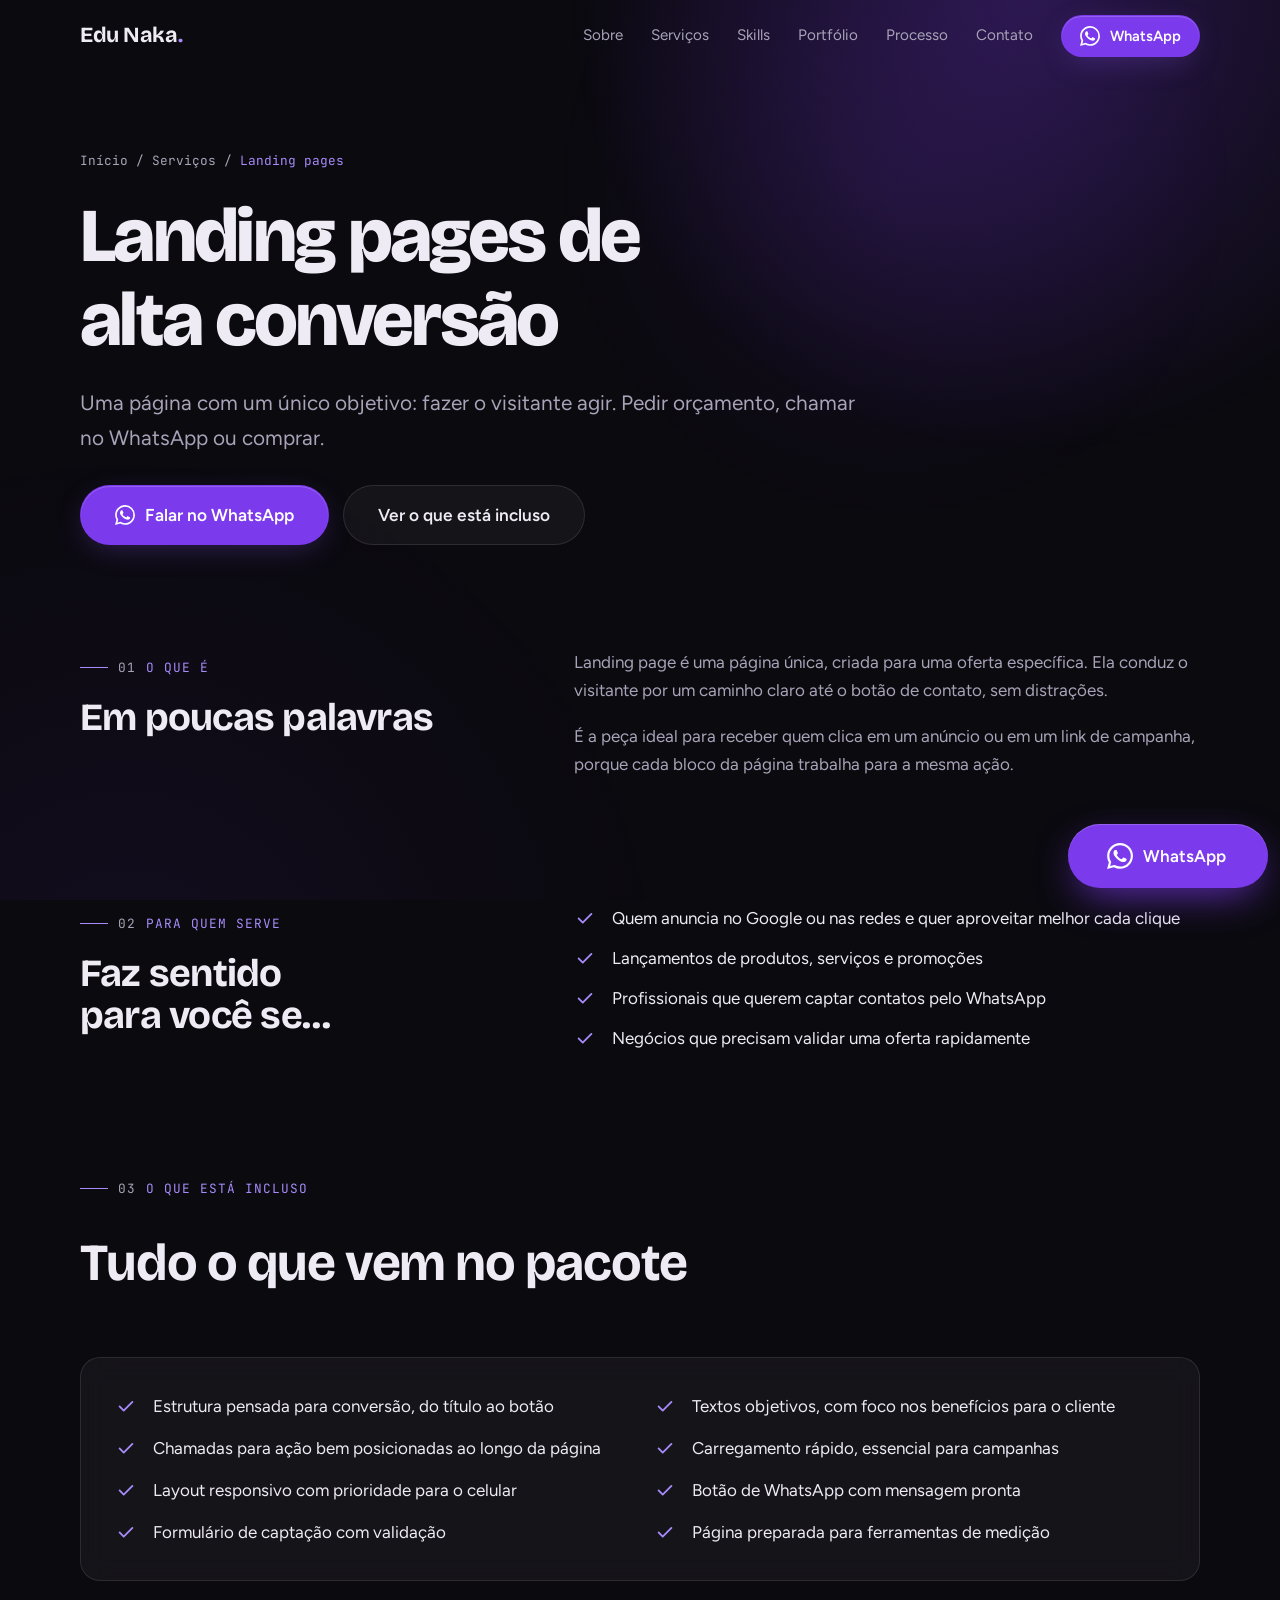
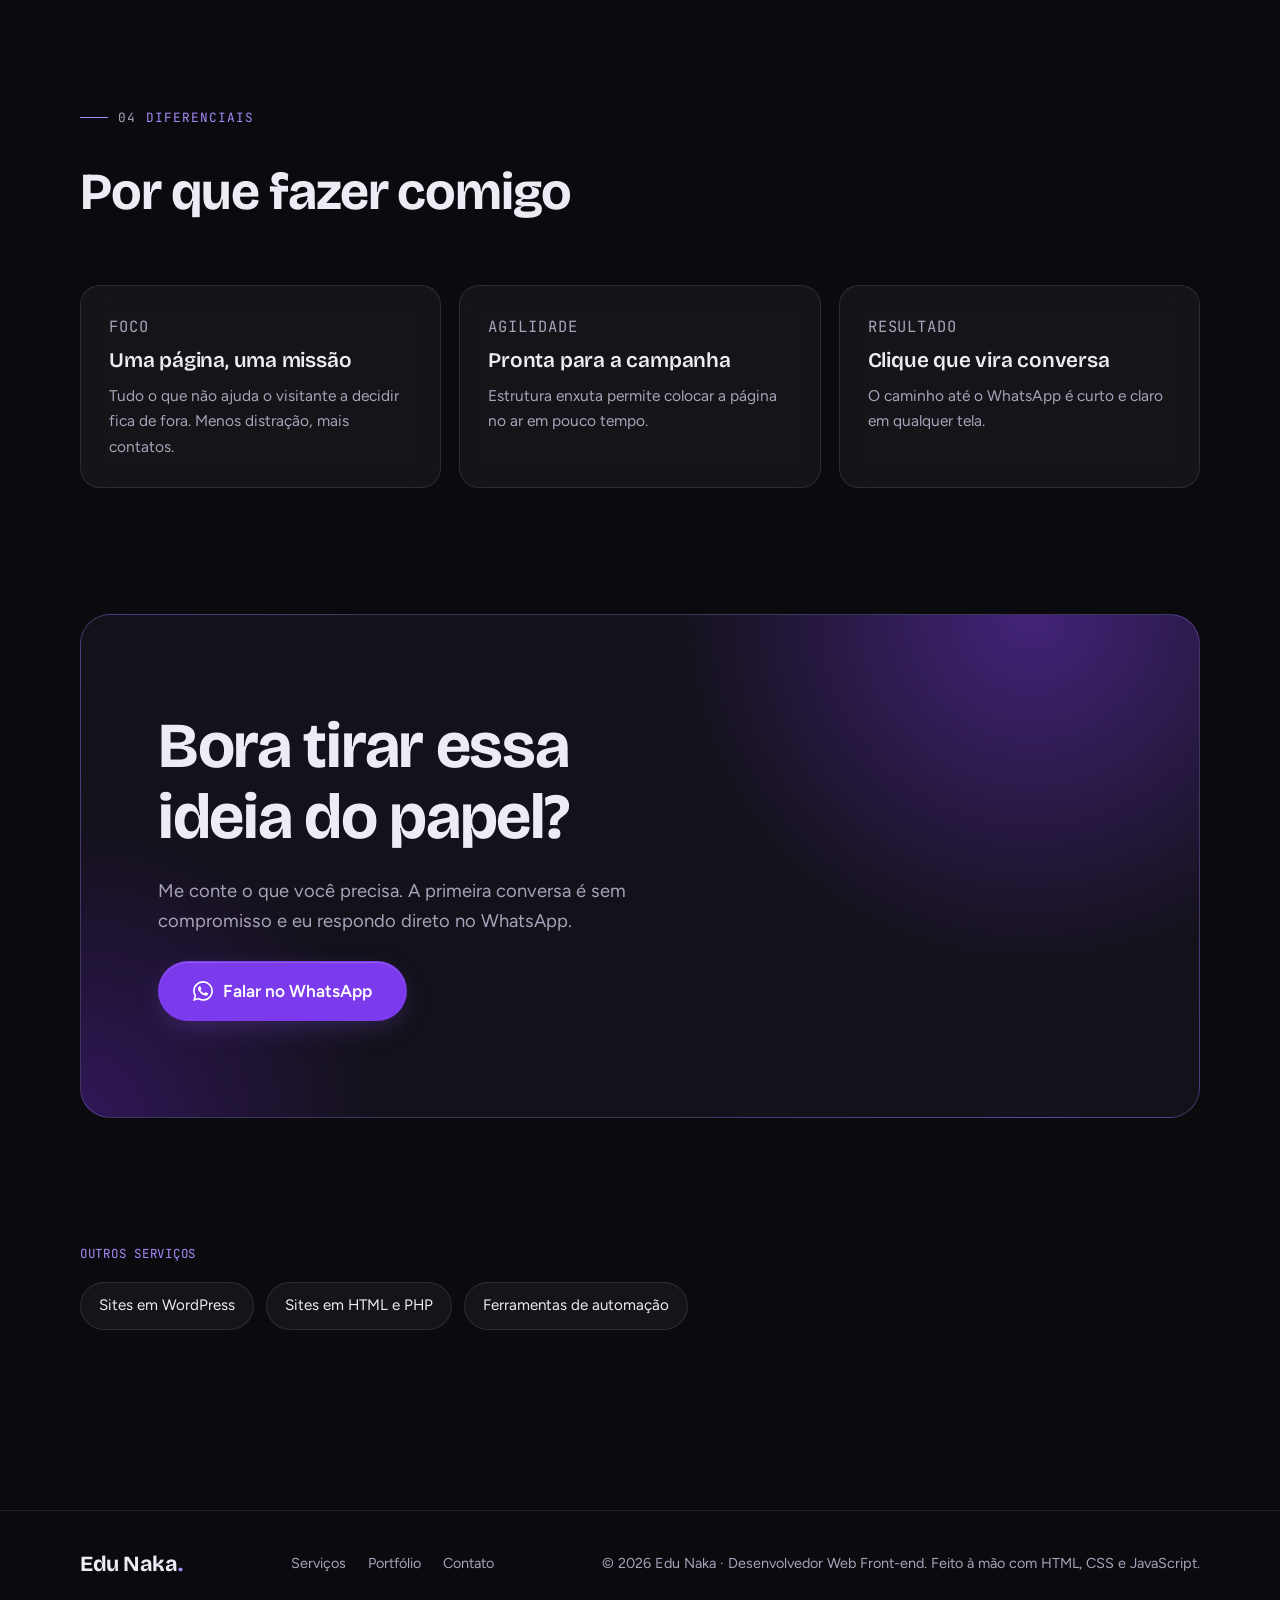
<file: servicos/landing-pages.html>
<!DOCTYPE html>
<html lang="pt-BR">
<head>
<meta charset="utf-8">
<meta name="viewport" content="width=device-width, initial-scale=1">
<title>Landing pages de alta conversão | Edu Naka</title>
<meta name="description" content="Landing pages focadas em conversão para campanhas, lançamentos e captação de contatos pelo WhatsApp.">
<link rel="canonical" href="https://SEUDOMINIO.com.br/servicos/landing-pages.html">
<meta name="theme-color" content="#0b0a0f">

<!-- Open Graph (TODO: trocar o domínio e criar a imagem assets/img/og-image.jpg, 1200x630) -->
<meta property="og:type" content="website">
<meta property="og:locale" content="pt_BR">
<meta property="og:title" content="Landing pages de alta conversão | Edu Naka">
<meta property="og:description" content="Landing pages focadas em conversão para campanhas, lançamentos e captação de contatos pelo WhatsApp.">
<meta property="og:url" content="https://SEUDOMINIO.com.br/servicos/landing-pages.html">
<meta property="og:image" content="https://SEUDOMINIO.com.br/assets/img/og-image.jpg">
<meta name="twitter:card" content="summary_large_image">

<link rel="preconnect" href="https://fonts.googleapis.com">
<link rel="preconnect" href="https://fonts.gstatic.com" crossorigin>
<link href="https://fonts.googleapis.com/css2?family=Bricolage+Grotesque:opsz,wght@12..96,600;12..96,700;12..96,800&family=Figtree:wght@400;500;600&family=JetBrains+Mono:wght@400;700&display=swap" rel="stylesheet">
<link rel="stylesheet" href="../assets/css/style.css">
<script>document.documentElement.classList.add("js");</script>

<script type="application/ld+json">
{
  "@context": "https://schema.org",
  "@graph": [
    {
      "@type": "Person",
      "@id": "https://SEUDOMINIO.com.br/#edunaka",
      "name": "Edu Naka",
      "jobTitle": "Desenvolvedor Web Front-end",
      "url": "https://SEUDOMINIO.com.br/",
      "knowsAbout": [
        "WordPress",
        "HTML",
        "CSS",
        "JavaScript",
        "PHP",
        "SEO",
        "Landing pages",
        "Automação"
      ]
    },
    {
      "@type": "Service",
      "name": "Landing pages de alta conversão",
      "description": "Landing pages focadas em conversão para campanhas, lançamentos e captação de contatos pelo WhatsApp.",
      "serviceType": "Landing pages de alta conversão",
      "provider": {
        "@id": "https://SEUDOMINIO.com.br/#edunaka"
      },
      "areaServed": "BR",
      "url": "https://SEUDOMINIO.com.br/servicos/landing-pages.html"
    },
    {
      "@type": "BreadcrumbList",
      "itemListElement": [
        {
          "@type": "ListItem",
          "position": 1,
          "name": "Início",
          "item": "https://SEUDOMINIO.com.br/"
        },
        {
          "@type": "ListItem",
          "position": 2,
          "name": "Serviços",
          "item": "https://SEUDOMINIO.com.br/#servicos"
        },
        {
          "@type": "ListItem",
          "position": 3,
          "name": "Landing pages de alta conversão"
        }
      ]
    }
  ]
}
</script>
</head>
<body>
<!-- Ícones reutilizados via <use href="#id"> -->
<svg xmlns="http://www.w3.org/2000/svg" style="display:none" aria-hidden="true">
  <symbol id="i-wa" viewBox="0 0 24 24"><path fill="currentColor" d="M17.472 14.382c-.297-.149-1.758-.867-2.03-.967-.273-.099-.471-.148-.67.15-.197.297-.767.966-.94 1.164-.173.199-.347.223-.644.075-.297-.15-1.255-.463-2.39-1.475-.883-.788-1.48-1.761-1.653-2.059-.173-.297-.018-.458.13-.606.134-.133.298-.347.446-.52.149-.174.198-.298.298-.497.099-.198.05-.371-.025-.52-.075-.149-.669-1.612-.916-2.207-.242-.579-.487-.5-.669-.51-.173-.008-.371-.01-.57-.01-.198 0-.52.074-.792.372-.272.297-1.04 1.016-1.04 2.479 0 1.462 1.065 2.875 1.213 3.074.149.198 2.096 3.2 5.077 4.487.709.306 1.262.489 1.694.625.712.227 1.36.195 1.871.118.571-.085 1.758-.719 2.006-1.413.248-.694.248-1.289.173-1.413-.074-.124-.272-.198-.57-.347m-5.421 7.403h-.004a9.87 9.87 0 01-5.031-1.378l-.361-.214-3.741.982.998-3.648-.235-.374a9.86 9.86 0 01-1.51-5.26c.001-5.45 4.436-9.884 9.888-9.884 2.64 0 5.122 1.03 6.988 2.898a9.825 9.825 0 012.893 6.994c-.003 5.45-4.437 9.884-9.885 9.884m8.413-18.297A11.815 11.815 0 0012.05 0C5.495 0 .16 5.335.157 11.892c0 2.096.547 4.142 1.588 5.945L.057 24l6.305-1.654a11.882 11.882 0 005.683 1.448h.005c6.554 0 11.89-5.335 11.893-11.893a11.821 11.821 0 00-3.48-8.413z"/></symbol>
  <symbol id="i-arrow" viewBox="0 0 24 24"><path fill="none" stroke="currentColor" stroke-width="2" stroke-linecap="round" stroke-linejoin="round" d="M5 12h14M13 6l6 6-6 6"/></symbol>
  <symbol id="i-out" viewBox="0 0 24 24"><path fill="none" stroke="currentColor" stroke-width="2" stroke-linecap="round" stroke-linejoin="round" d="M8 16L17 7M9 7h8v8"/></symbol>
  <symbol id="i-check" viewBox="0 0 24 24"><path fill="none" stroke="currentColor" stroke-width="2" stroke-linecap="round" stroke-linejoin="round" d="M5 12.5l4.5 4.5L19 7.5"/></symbol>
  <symbol id="i-wp" viewBox="0 0 24 24"><g fill="none" stroke="currentColor" stroke-width="1.7" stroke-linecap="round" stroke-linejoin="round"><circle cx="12" cy="12" r="9"/><path d="M4 9l4 11M8.5 9l3.5 10 3-8.5c.6-1.8-.3-2.5-1-3.5M12 19l3.5-10M20 9l-4 11M4.5 8h5M12 8h4"/></g></symbol>
  <symbol id="i-code" viewBox="0 0 24 24"><path fill="none" stroke="currentColor" stroke-width="1.8" stroke-linecap="round" stroke-linejoin="round" d="M8 7l-5 5 5 5M16 7l5 5-5 5M14 4l-4 16"/></symbol>
  <symbol id="i-rocket" viewBox="0 0 24 24"><path fill="none" stroke="currentColor" stroke-width="1.7" stroke-linecap="round" stroke-linejoin="round" d="M14 4c3 0 6 3 6 6-2 4-5 6-8 7l-5-5c1-3 3-6 7-8zM7 12l-3 1 1-4 4-1M12 17l-1 3 4-1 1-4M5 19l2-2M15.5 9.5h.01"/></symbol>
  <symbol id="i-search" viewBox="0 0 24 24"><g fill="none" stroke="currentColor" stroke-width="1.8" stroke-linecap="round" stroke-linejoin="round"><circle cx="11" cy="11" r="6.5"/><path d="M16 16l4.5 4.5M8.5 12.5l2-2 1.5 1.5 2-2.5"/></g></symbol>
  <symbol id="i-gear" viewBox="0 0 24 24"><g fill="none" stroke="currentColor" stroke-width="1.7" stroke-linecap="round" stroke-linejoin="round"><circle cx="12" cy="12" r="3"/><path d="M12 3v3M12 18v3M3 12h3M18 12h3M5.6 5.6l2.1 2.1M16.3 16.3l2.1 2.1M5.6 18.4l2.1-2.1M16.3 7.7l2.1-2.1"/></g></symbol>
  <symbol id="i-trophy" viewBox="0 0 24 24"><path fill="none" stroke="currentColor" stroke-width="1.7" stroke-linecap="round" stroke-linejoin="round" d="M8 4h8v5a4 4 0 01-8 0V4zM8 6H4.5c0 3 1.5 4.5 3.7 4.8M16 6h3.5c0 3-1.5 4.5-3.7 4.8M12 13v4M8.5 20h7M10 17h4"/></symbol>
</svg>
<a class="skip-link" href="#conteudo">Pular para o conteúdo</a>
<div class="xp-bar" aria-hidden="true"><i></i></div>

<header class="site-header">
  <div class="wrap nav">
    <a class="logo" href="../index.html" aria-label="Edu Naka, página inicial">Edu Naka<i>.</i></a>
    <button class="nav__toggle" type="button" aria-expanded="false" aria-controls="menu" aria-label="Abrir menu"><span></span></button>
    <nav class="nav__links" id="menu" aria-label="Principal">
      <a href="../index.html#sobre">Sobre</a>
      <a href="../index.html#servicos">Serviços</a>
      <a href="../index.html#skills">Skills</a>
      <a href="../index.html#portfolio">Portfólio</a>
      <a href="../index.html#processo">Processo</a>
      <a href="../index.html#contato">Contato</a>
      <a class="btn btn--primary btn--sm" data-wa href="https://wa.me/5511946457048"><svg aria-hidden="true"><use href="#i-wa"/></svg>WhatsApp</a>
    </nav>
  </div>
</header>

<main id="conteudo">

  <!-- Abertura -->
  <section class="page-hero">
    <div class="wrap">
      <nav class="crumbs" aria-label="Você está em">
        <a href="../index.html">Início</a><span aria-hidden="true">/</span>
        <a href="../index.html#servicos">Serviços</a><span aria-hidden="true">/</span>
        <span aria-current="page">Landing pages</span>
      </nav>
      <h1>Landing pages de alta conversão</h1>
      <p class="lead">Uma página com um único objetivo: fazer o visitante agir. Pedir orçamento, chamar no WhatsApp ou comprar.</p>
      <div class="hero__actions">
        <a class="btn btn--primary btn--lg magnetic" data-wa data-wa-msg="Olá, Edu Naka! Vim pelo seu site e quero saber mais sobre landing pages." href="https://wa.me/5511946457048"><svg aria-hidden="true"><use href="#i-wa"/></svg>Falar no WhatsApp</a>
        <a class="btn btn--ghost btn--lg" href="#incluso">Ver o que está incluso</a>
      </div>
    </div>
  </section>

  <!-- O que é -->
  <section class="section section--tight">
    <div class="wrap split">
      <div data-reveal="left"><p class="eyebrow"><span>01</span> O que é</p><h2>Em poucas palavras</h2></div>
      <div class="split__body" data-reveal>
        <p>Landing page é uma página única, criada para uma oferta específica. Ela conduz o visitante por um caminho claro até o botão de contato, sem distrações.</p>
        <p>É a peça ideal para receber quem clica em um anúncio ou em um link de campanha, porque cada bloco da página trabalha para a mesma ação.</p>
      </div>
    </div>
  </section>

  <!-- Para quem serve -->
  <section class="section section--tight">
    <div class="wrap split">
      <div data-reveal="left"><p class="eyebrow"><span>02</span> Para quem serve</p><h2>Faz sentido para você se…</h2></div>
      <div data-reveal>
        <ul class="checklist">
          <li><svg aria-hidden="true"><use href="#i-check"/></svg><span>Quem anuncia no Google ou nas redes e quer aproveitar melhor cada clique</span></li>
          <li><svg aria-hidden="true"><use href="#i-check"/></svg><span>Lançamentos de produtos, serviços e promoções</span></li>
          <li><svg aria-hidden="true"><use href="#i-check"/></svg><span>Profissionais que querem captar contatos pelo WhatsApp</span></li>
          <li><svg aria-hidden="true"><use href="#i-check"/></svg><span>Negócios que precisam validar uma oferta rapidamente</span></li>
        </ul>
      </div>
    </div>
  </section>

  <!-- O que está incluso -->
  <section class="section section--tight" id="incluso">
    <div class="wrap">
      <div class="section-head" data-reveal><p class="eyebrow"><span>03</span> O que está incluso</p><h2>Tudo o que vem no pacote</h2></div>
      <ul class="checklist checklist--grid checklist--panel glass" data-reveal>
        <li><svg aria-hidden="true"><use href="#i-check"/></svg><span>Estrutura pensada para conversão, do título ao botão</span></li>
        <li><svg aria-hidden="true"><use href="#i-check"/></svg><span>Textos objetivos, com foco nos benefícios para o cliente</span></li>
        <li><svg aria-hidden="true"><use href="#i-check"/></svg><span>Chamadas para ação bem posicionadas ao longo da página</span></li>
        <li><svg aria-hidden="true"><use href="#i-check"/></svg><span>Carregamento rápido, essencial para campanhas</span></li>
        <li><svg aria-hidden="true"><use href="#i-check"/></svg><span>Layout responsivo com prioridade para o celular</span></li>
        <li><svg aria-hidden="true"><use href="#i-check"/></svg><span>Botão de WhatsApp com mensagem pronta</span></li>
        <li><svg aria-hidden="true"><use href="#i-check"/></svg><span>Formulário de captação com validação</span></li>
        <li><svg aria-hidden="true"><use href="#i-check"/></svg><span>Página preparada para ferramentas de medição</span></li>
      </ul>
    </div>
  </section>

  <!-- Diferenciais -->
  <section class="section section--tight">
    <div class="wrap">
      <div class="section-head" data-reveal><p class="eyebrow"><span>04</span> Diferenciais</p><h2>Por que fazer comigo</h2></div>
      <div class="diffs">
      <article class="diff glass" data-reveal style="--delay:0.00s"><p class="diff__tag">Foco</p><h3>Uma página, uma missão</h3><p>Tudo o que não ajuda o visitante a decidir fica de fora. Menos distração, mais contatos.</p></article>
      <article class="diff glass" data-reveal style="--delay:0.08s"><p class="diff__tag">Agilidade</p><h3>Pronta para a campanha</h3><p>Estrutura enxuta permite colocar a página no ar em pouco tempo.</p></article>
      <article class="diff glass" data-reveal style="--delay:0.16s"><p class="diff__tag">Resultado</p><h3>Clique que vira conversa</h3><p>O caminho até o WhatsApp é curto e claro em qualquer tela.</p></article>
      </div>
    </div>
  </section>

  <!-- CTA -->
  <section class="section section--tight">
    <div class="wrap">
      <div class="cta" data-reveal="scale">
        <h2>Bora tirar essa ideia do papel?</h2>
        <p>Me conte o que você precisa. A primeira conversa é sem compromisso e eu respondo direto no WhatsApp.</p>
        <a class="btn btn--primary btn--lg magnetic" data-wa data-wa-msg="Olá, Edu Naka! Vim pelo seu site e quero saber mais sobre landing pages." href="https://wa.me/5511946457048"><svg aria-hidden="true"><use href="#i-wa"/></svg>Falar no WhatsApp</a>
      </div>
    </div>
  </section>

  <!-- Outros serviços -->
  <section class="section section--tight">
    <div class="wrap" data-reveal>
      <p class="perks__label" style="margin:0 0 18px">Outros serviços</p>
      <nav class="others" aria-label="Outros serviços">
        <a href="wordpress.html">Sites em WordPress</a>
        <a href="html-php.html">Sites em HTML e PHP</a>
        <a href="automacao.html">Ferramentas de automação</a>
      </nav>
    </div>
  </section>

</main>

<footer class="site-footer">
  <div class="wrap">
    <a class="logo" href="../index.html" aria-label="Edu Naka, página inicial">Edu Naka<i>.</i></a>
    <nav aria-label="Rodapé">
      <a href="../index.html#servicos">Serviços</a>
      <a href="../index.html#portfolio">Portfólio</a>
      <a href="../index.html#contato">Contato</a>
    </nav>
    <p>© <span data-year>2026</span> Edu Naka · Desenvolvedor Web Front-end. Feito à mão com HTML, CSS e JavaScript.</p>
  </div>
</footer>

<!-- Botão flutuante de WhatsApp (presente em todas as páginas) -->
<a class="wa-float" data-wa data-wa-msg="Olá, Edu Naka! Vim pelo seu site e quero saber mais sobre landing pages." href="https://wa.me/5511946457048" aria-label="Falar com o Edu Naka no WhatsApp">
  <svg aria-hidden="true"><use href="#i-wa"/></svg><span>WhatsApp</span>
</a>

<script src="../assets/js/main.js" defer></script>
</body>
</html>
</file>
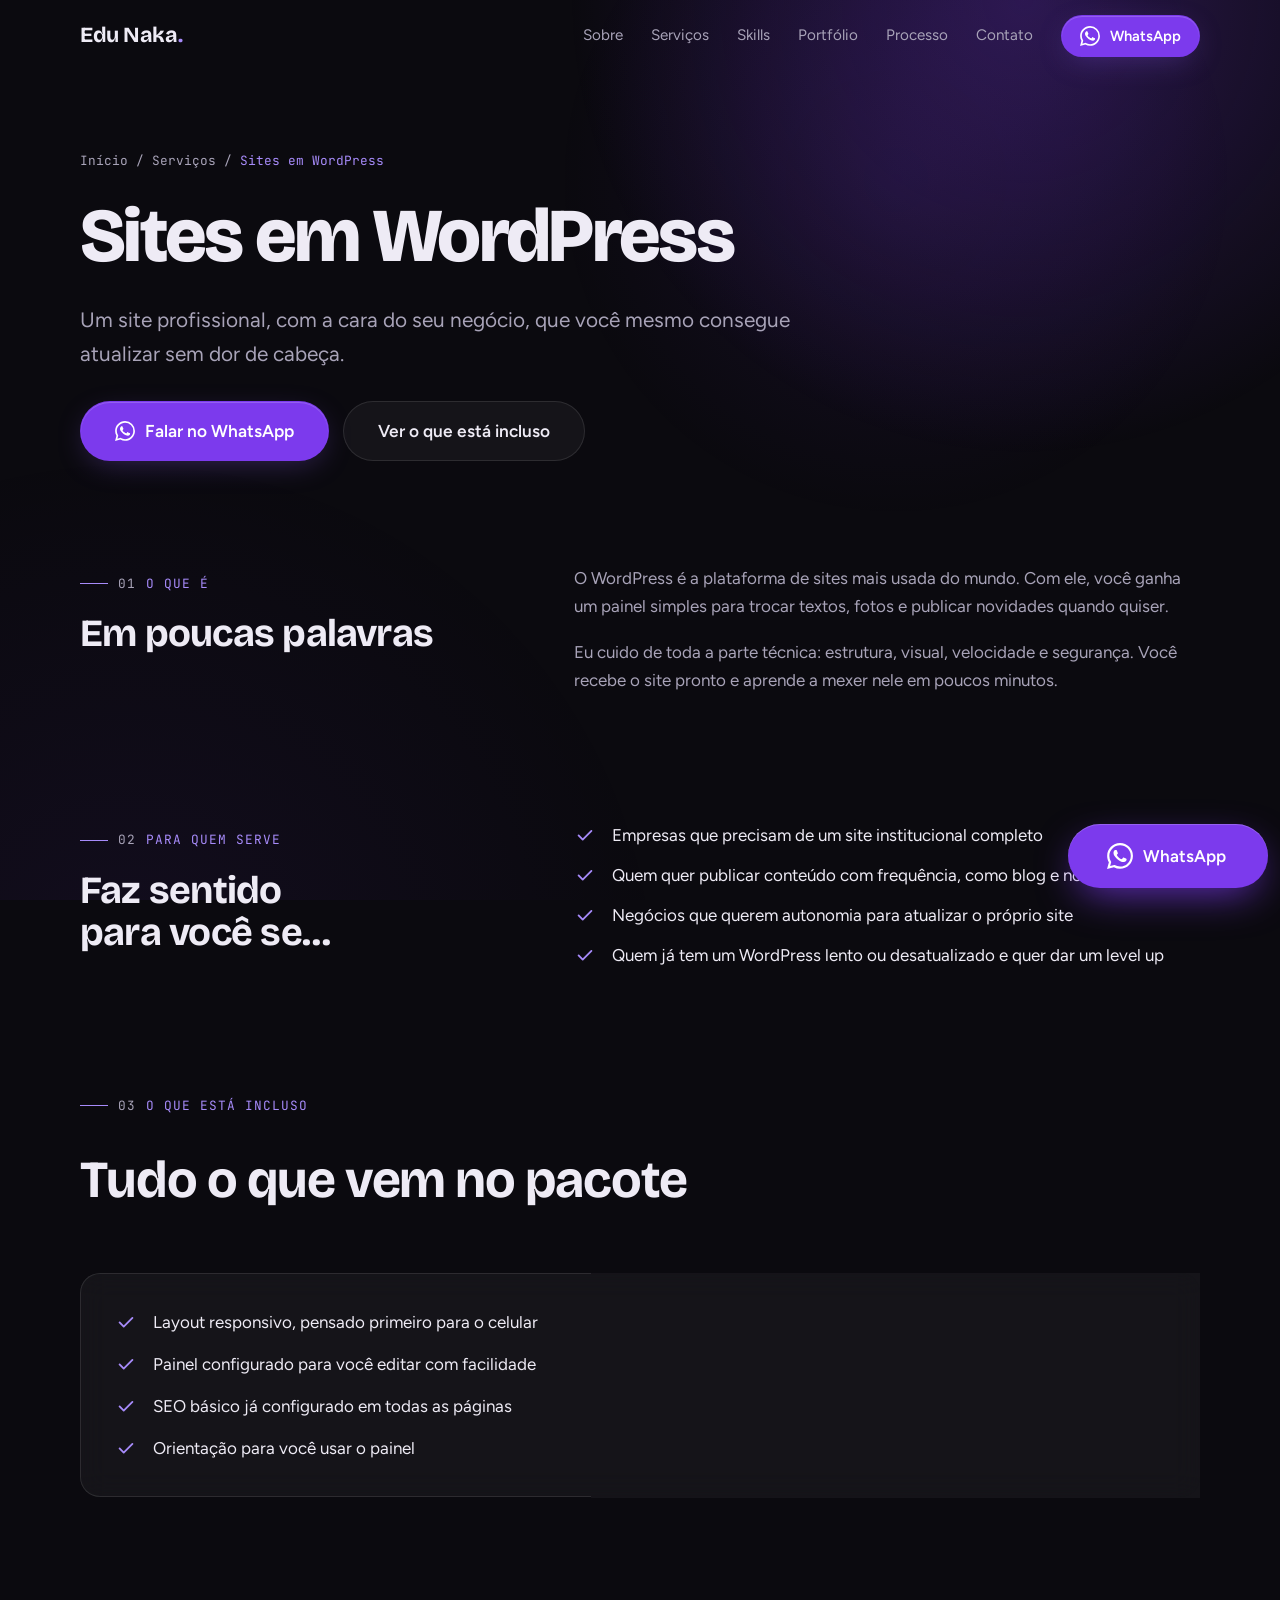
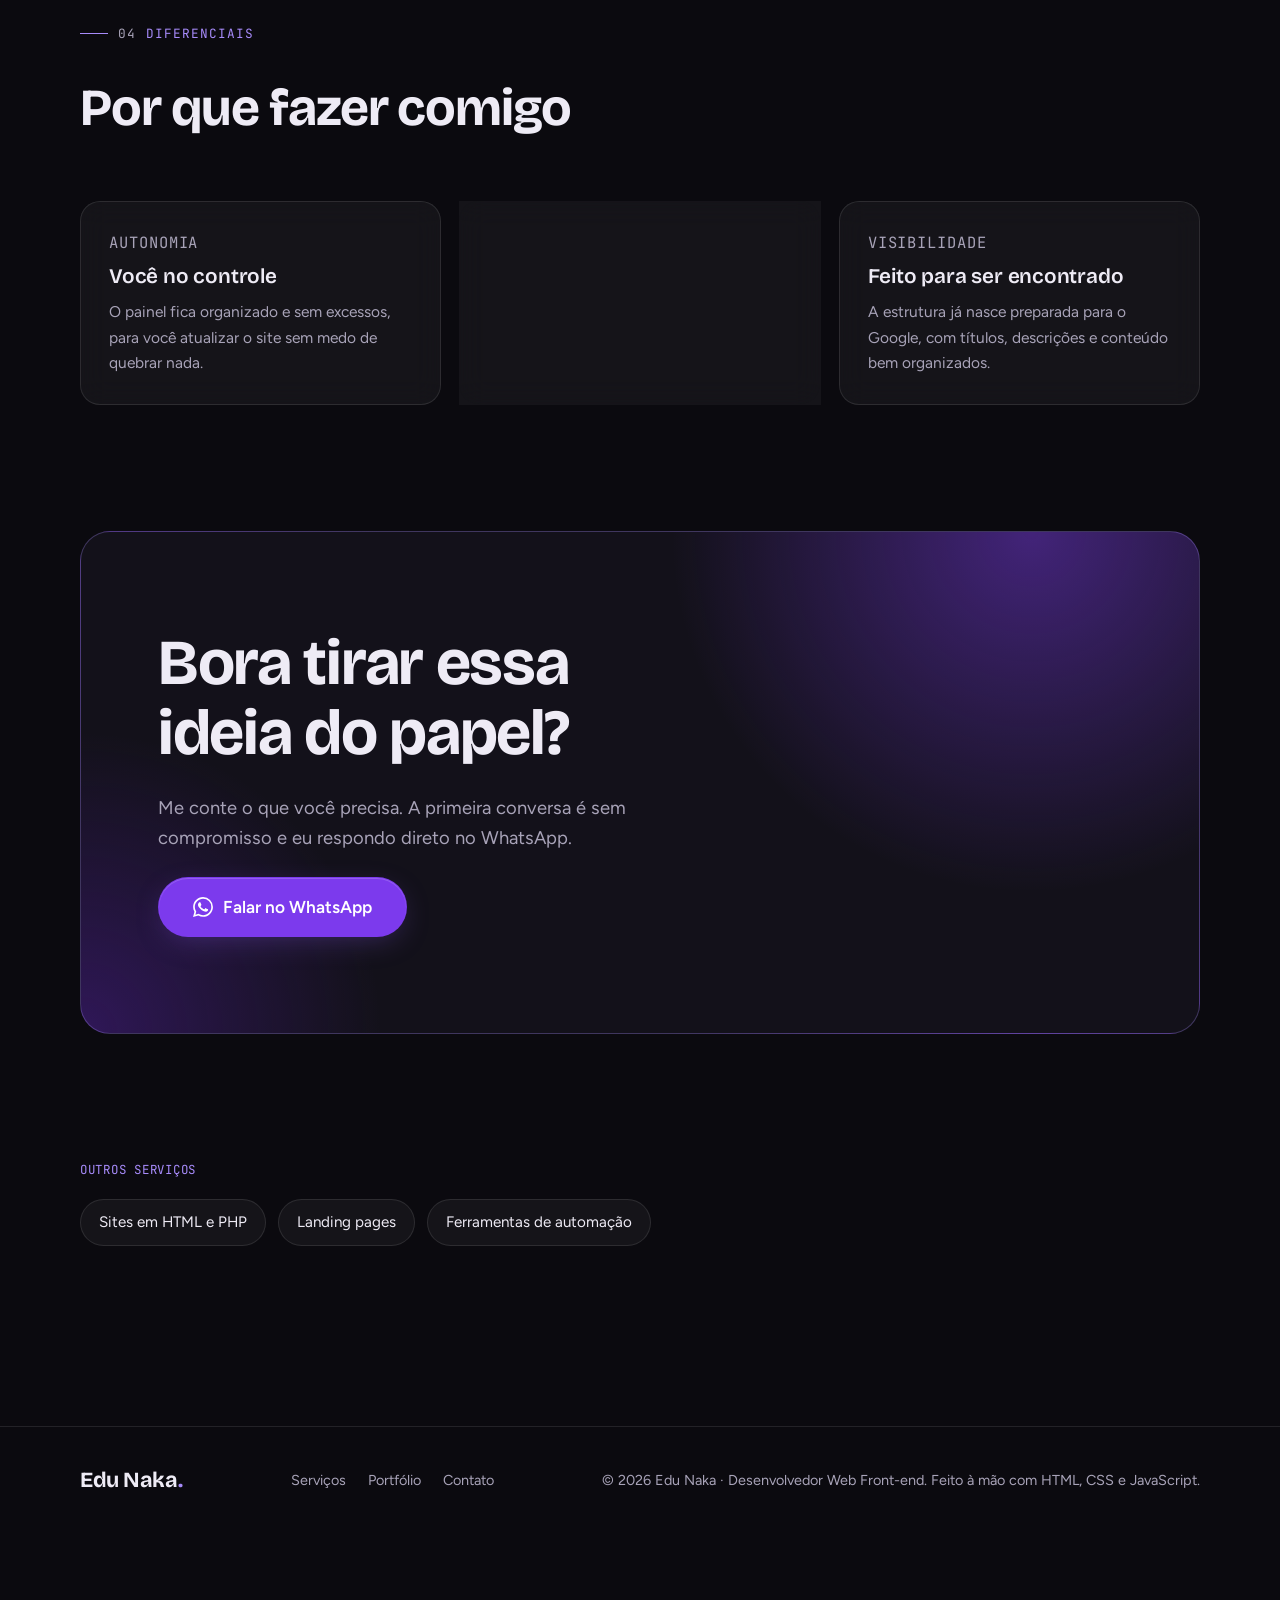
<file: servicos/wordpress.html>
<!DOCTYPE html>
<html lang="pt-BR">
<head>
<meta charset="utf-8">
<meta name="viewport" content="width=device-width, initial-scale=1">
<title>Sites em WordPress | Edu Naka</title>
<meta name="description" content="Sites em WordPress para empresas e profissionais: rápidos, fáceis de atualizar e prontos para aparecer no Google.">
<link rel="canonical" href="https://SEUDOMINIO.com.br/servicos/wordpress.html">
<meta name="theme-color" content="#0b0a0f">

<!-- Open Graph (TODO: trocar o domínio e criar a imagem assets/img/og-image.jpg, 1200x630) -->
<meta property="og:type" content="website">
<meta property="og:locale" content="pt_BR">
<meta property="og:title" content="Sites em WordPress | Edu Naka">
<meta property="og:description" content="Sites em WordPress para empresas e profissionais: rápidos, fáceis de atualizar e prontos para aparecer no Google.">
<meta property="og:url" content="https://SEUDOMINIO.com.br/servicos/wordpress.html">
<meta property="og:image" content="https://SEUDOMINIO.com.br/assets/img/og-image.jpg">
<meta name="twitter:card" content="summary_large_image">

<link rel="preconnect" href="https://fonts.googleapis.com">
<link rel="preconnect" href="https://fonts.gstatic.com" crossorigin>
<link href="https://fonts.googleapis.com/css2?family=Bricolage+Grotesque:opsz,wght@12..96,600;12..96,700;12..96,800&family=Figtree:wght@400;500;600&family=JetBrains+Mono:wght@400;700&display=swap" rel="stylesheet">
<link rel="stylesheet" href="../assets/css/style.css">
<script>document.documentElement.classList.add("js");</script>

<script type="application/ld+json">
{
  "@context": "https://schema.org",
  "@graph": [
    {
      "@type": "Person",
      "@id": "https://SEUDOMINIO.com.br/#edunaka",
      "name": "Edu Naka",
      "jobTitle": "Desenvolvedor Web Front-end",
      "url": "https://SEUDOMINIO.com.br/",
      "knowsAbout": [
        "WordPress",
        "HTML",
        "CSS",
        "JavaScript",
        "PHP",
        "SEO",
        "Landing pages",
        "Automação"
      ]
    },
    {
      "@type": "Service",
      "name": "Sites em WordPress",
      "description": "Sites em WordPress para empresas e profissionais: rápidos, fáceis de atualizar e prontos para aparecer no Google.",
      "serviceType": "Sites em WordPress",
      "provider": {
        "@id": "https://SEUDOMINIO.com.br/#edunaka"
      },
      "areaServed": "BR",
      "url": "https://SEUDOMINIO.com.br/servicos/wordpress.html"
    },
    {
      "@type": "BreadcrumbList",
      "itemListElement": [
        {
          "@type": "ListItem",
          "position": 1,
          "name": "Início",
          "item": "https://SEUDOMINIO.com.br/"
        },
        {
          "@type": "ListItem",
          "position": 2,
          "name": "Serviços",
          "item": "https://SEUDOMINIO.com.br/#servicos"
        },
        {
          "@type": "ListItem",
          "position": 3,
          "name": "Sites em WordPress"
        }
      ]
    }
  ]
}
</script>
</head>
<body>
<!-- Ícones reutilizados via <use href="#id"> -->
<svg xmlns="http://www.w3.org/2000/svg" style="display:none" aria-hidden="true">
  <symbol id="i-wa" viewBox="0 0 24 24"><path fill="currentColor" d="M17.472 14.382c-.297-.149-1.758-.867-2.03-.967-.273-.099-.471-.148-.67.15-.197.297-.767.966-.94 1.164-.173.199-.347.223-.644.075-.297-.15-1.255-.463-2.39-1.475-.883-.788-1.48-1.761-1.653-2.059-.173-.297-.018-.458.13-.606.134-.133.298-.347.446-.52.149-.174.198-.298.298-.497.099-.198.05-.371-.025-.52-.075-.149-.669-1.612-.916-2.207-.242-.579-.487-.5-.669-.51-.173-.008-.371-.01-.57-.01-.198 0-.52.074-.792.372-.272.297-1.04 1.016-1.04 2.479 0 1.462 1.065 2.875 1.213 3.074.149.198 2.096 3.2 5.077 4.487.709.306 1.262.489 1.694.625.712.227 1.36.195 1.871.118.571-.085 1.758-.719 2.006-1.413.248-.694.248-1.289.173-1.413-.074-.124-.272-.198-.57-.347m-5.421 7.403h-.004a9.87 9.87 0 01-5.031-1.378l-.361-.214-3.741.982.998-3.648-.235-.374a9.86 9.86 0 01-1.51-5.26c.001-5.45 4.436-9.884 9.888-9.884 2.64 0 5.122 1.03 6.988 2.898a9.825 9.825 0 012.893 6.994c-.003 5.45-4.437 9.884-9.885 9.884m8.413-18.297A11.815 11.815 0 0012.05 0C5.495 0 .16 5.335.157 11.892c0 2.096.547 4.142 1.588 5.945L.057 24l6.305-1.654a11.882 11.882 0 005.683 1.448h.005c6.554 0 11.89-5.335 11.893-11.893a11.821 11.821 0 00-3.48-8.413z"/></symbol>
  <symbol id="i-arrow" viewBox="0 0 24 24"><path fill="none" stroke="currentColor" stroke-width="2" stroke-linecap="round" stroke-linejoin="round" d="M5 12h14M13 6l6 6-6 6"/></symbol>
  <symbol id="i-out" viewBox="0 0 24 24"><path fill="none" stroke="currentColor" stroke-width="2" stroke-linecap="round" stroke-linejoin="round" d="M8 16L17 7M9 7h8v8"/></symbol>
  <symbol id="i-check" viewBox="0 0 24 24"><path fill="none" stroke="currentColor" stroke-width="2" stroke-linecap="round" stroke-linejoin="round" d="M5 12.5l4.5 4.5L19 7.5"/></symbol>
  <symbol id="i-wp" viewBox="0 0 24 24"><g fill="none" stroke="currentColor" stroke-width="1.7" stroke-linecap="round" stroke-linejoin="round"><circle cx="12" cy="12" r="9"/><path d="M4 9l4 11M8.5 9l3.5 10 3-8.5c.6-1.8-.3-2.5-1-3.5M12 19l3.5-10M20 9l-4 11M4.5 8h5M12 8h4"/></g></symbol>
  <symbol id="i-code" viewBox="0 0 24 24"><path fill="none" stroke="currentColor" stroke-width="1.8" stroke-linecap="round" stroke-linejoin="round" d="M8 7l-5 5 5 5M16 7l5 5-5 5M14 4l-4 16"/></symbol>
  <symbol id="i-rocket" viewBox="0 0 24 24"><path fill="none" stroke="currentColor" stroke-width="1.7" stroke-linecap="round" stroke-linejoin="round" d="M14 4c3 0 6 3 6 6-2 4-5 6-8 7l-5-5c1-3 3-6 7-8zM7 12l-3 1 1-4 4-1M12 17l-1 3 4-1 1-4M5 19l2-2M15.5 9.5h.01"/></symbol>
  <symbol id="i-search" viewBox="0 0 24 24"><g fill="none" stroke="currentColor" stroke-width="1.8" stroke-linecap="round" stroke-linejoin="round"><circle cx="11" cy="11" r="6.5"/><path d="M16 16l4.5 4.5M8.5 12.5l2-2 1.5 1.5 2-2.5"/></g></symbol>
  <symbol id="i-gear" viewBox="0 0 24 24"><g fill="none" stroke="currentColor" stroke-width="1.7" stroke-linecap="round" stroke-linejoin="round"><circle cx="12" cy="12" r="3"/><path d="M12 3v3M12 18v3M3 12h3M18 12h3M5.6 5.6l2.1 2.1M16.3 16.3l2.1 2.1M5.6 18.4l2.1-2.1M16.3 7.7l2.1-2.1"/></g></symbol>
  <symbol id="i-trophy" viewBox="0 0 24 24"><path fill="none" stroke="currentColor" stroke-width="1.7" stroke-linecap="round" stroke-linejoin="round" d="M8 4h8v5a4 4 0 01-8 0V4zM8 6H4.5c0 3 1.5 4.5 3.7 4.8M16 6h3.5c0 3-1.5 4.5-3.7 4.8M12 13v4M8.5 20h7M10 17h4"/></symbol>
</svg>
<a class="skip-link" href="#conteudo">Pular para o conteúdo</a>
<div class="xp-bar" aria-hidden="true"><i></i></div>

<header class="site-header">
  <div class="wrap nav">
    <a class="logo" href="../index.html" aria-label="Edu Naka, página inicial">Edu Naka<i>.</i></a>
    <button class="nav__toggle" type="button" aria-expanded="false" aria-controls="menu" aria-label="Abrir menu"><span></span></button>
    <nav class="nav__links" id="menu" aria-label="Principal">
      <a href="../index.html#sobre">Sobre</a>
      <a href="../index.html#servicos">Serviços</a>
      <a href="../index.html#skills">Skills</a>
      <a href="../index.html#portfolio">Portfólio</a>
      <a href="../index.html#processo">Processo</a>
      <a href="../index.html#contato">Contato</a>
      <a class="btn btn--primary btn--sm" data-wa href="https://wa.me/5511946457048"><svg aria-hidden="true"><use href="#i-wa"/></svg>WhatsApp</a>
    </nav>
  </div>
</header>

<main id="conteudo">

  <!-- Abertura -->
  <section class="page-hero">
    <div class="wrap">
      <nav class="crumbs" aria-label="Você está em">
        <a href="../index.html">Início</a><span aria-hidden="true">/</span>
        <a href="../index.html#servicos">Serviços</a><span aria-hidden="true">/</span>
        <span aria-current="page">Sites em WordPress</span>
      </nav>
      <h1>Sites em WordPress</h1>
      <p class="lead">Um site profissional, com a cara do seu negócio, que você mesmo consegue atualizar sem dor de cabeça.</p>
      <div class="hero__actions">
        <a class="btn btn--primary btn--lg magnetic" data-wa data-wa-msg="Olá, Edu Naka! Vim pelo seu site e quero saber mais sobre sites em WordPress." href="https://wa.me/5511946457048"><svg aria-hidden="true"><use href="#i-wa"/></svg>Falar no WhatsApp</a>
        <a class="btn btn--ghost btn--lg" href="#incluso">Ver o que está incluso</a>
      </div>
    </div>
  </section>

  <!-- O que é -->
  <section class="section section--tight">
    <div class="wrap split">
      <div data-reveal="left"><p class="eyebrow"><span>01</span> O que é</p><h2>Em poucas palavras</h2></div>
      <div class="split__body" data-reveal>
        <p>O WordPress é a plataforma de sites mais usada do mundo. Com ele, você ganha um painel simples para trocar textos, fotos e publicar novidades quando quiser.</p>
        <p>Eu cuido de toda a parte técnica: estrutura, visual, velocidade e segurança. Você recebe o site pronto e aprende a mexer nele em poucos minutos.</p>
      </div>
    </div>
  </section>

  <!-- Para quem serve -->
  <section class="section section--tight">
    <div class="wrap split">
      <div data-reveal="left"><p class="eyebrow"><span>02</span> Para quem serve</p><h2>Faz sentido para você se…</h2></div>
      <div data-reveal>
        <ul class="checklist">
          <li><svg aria-hidden="true"><use href="#i-check"/></svg><span>Empresas que precisam de um site institucional completo</span></li>
          <li><svg aria-hidden="true"><use href="#i-check"/></svg><span>Quem quer publicar conteúdo com frequência, como blog e novidades</span></li>
          <li><svg aria-hidden="true"><use href="#i-check"/></svg><span>Negócios que querem autonomia para atualizar o próprio site</span></li>
          <li><svg aria-hidden="true"><use href="#i-check"/></svg><span>Quem já tem um WordPress lento ou desatualizado e quer dar um level up</span></li>
        </ul>
      </div>
    </div>
  </section>

  <!-- O que está incluso -->
  <section class="section section--tight" id="incluso">
    <div class="wrap">
      <div class="section-head" data-reveal><p class="eyebrow"><span>03</span> O que está incluso</p><h2>Tudo o que vem no pacote</h2></div>
      <ul class="checklist checklist--grid checklist--panel glass" data-reveal>
        <li><svg aria-hidden="true"><use href="#i-check"/></svg><span>Layout responsivo, pensado primeiro para o celular</span></li>
        <li><svg aria-hidden="true"><use href="#i-check"/></svg><span>Páginas essenciais: início, sobre, serviços e contato</span></li>
        <li><svg aria-hidden="true"><use href="#i-check"/></svg><span>Painel configurado para você editar com facilidade</span></li>
        <li><svg aria-hidden="true"><use href="#i-check"/></svg><span>Botões de WhatsApp em pontos estratégicos</span></li>
        <li><svg aria-hidden="true"><use href="#i-check"/></svg><span>SEO básico já configurado em todas as páginas</span></li>
        <li><svg aria-hidden="true"><use href="#i-check"/></svg><span>Ajustes de velocidade e segurança</span></li>
        <li><svg aria-hidden="true"><use href="#i-check"/></svg><span>Orientação para você usar o painel</span></li>
        <li><svg aria-hidden="true"><use href="#i-check"/></svg><span>Acompanhamento na publicação do site</span></li>
      </ul>
    </div>
  </section>

  <!-- Diferenciais -->
  <section class="section section--tight">
    <div class="wrap">
      <div class="section-head" data-reveal><p class="eyebrow"><span>04</span> Diferenciais</p><h2>Por que fazer comigo</h2></div>
      <div class="diffs">
      <article class="diff glass" data-reveal style="--delay:0.00s"><p class="diff__tag">Autonomia</p><h3>Você no controle</h3><p>O painel fica organizado e sem excessos, para você atualizar o site sem medo de quebrar nada.</p></article>
      <article class="diff glass" data-reveal style="--delay:0.08s"><p class="diff__tag">Performance</p><h3>Leve de verdade</h3><p>Nada de dezenas de plugins pesados. Uso só o necessário para o site abrir rápido.</p></article>
      <article class="diff glass" data-reveal style="--delay:0.16s"><p class="diff__tag">Visibilidade</p><h3>Feito para ser encontrado</h3><p>A estrutura já nasce preparada para o Google, com títulos, descrições e conteúdo bem organizados.</p></article>
      </div>
    </div>
  </section>

  <!-- CTA -->
  <section class="section section--tight">
    <div class="wrap">
      <div class="cta" data-reveal="scale">
        <h2>Bora tirar essa ideia do papel?</h2>
        <p>Me conte o que você precisa. A primeira conversa é sem compromisso e eu respondo direto no WhatsApp.</p>
        <a class="btn btn--primary btn--lg magnetic" data-wa data-wa-msg="Olá, Edu Naka! Vim pelo seu site e quero saber mais sobre sites em WordPress." href="https://wa.me/5511946457048"><svg aria-hidden="true"><use href="#i-wa"/></svg>Falar no WhatsApp</a>
      </div>
    </div>
  </section>

  <!-- Outros serviços -->
  <section class="section section--tight">
    <div class="wrap" data-reveal>
      <p class="perks__label" style="margin:0 0 18px">Outros serviços</p>
      <nav class="others" aria-label="Outros serviços">
        <a href="html-php.html">Sites em HTML e PHP</a>
        <a href="landing-pages.html">Landing pages</a>
        <a href="automacao.html">Ferramentas de automação</a>
      </nav>
    </div>
  </section>

</main>

<footer class="site-footer">
  <div class="wrap">
    <a class="logo" href="../index.html" aria-label="Edu Naka, página inicial">Edu Naka<i>.</i></a>
    <nav aria-label="Rodapé">
      <a href="../index.html#servicos">Serviços</a>
      <a href="../index.html#portfolio">Portfólio</a>
      <a href="../index.html#contato">Contato</a>
    </nav>
    <p>© <span data-year>2026</span> Edu Naka · Desenvolvedor Web Front-end. Feito à mão com HTML, CSS e JavaScript.</p>
  </div>
</footer>

<!-- Botão flutuante de WhatsApp (presente em todas as páginas) -->
<a class="wa-float" data-wa data-wa-msg="Olá, Edu Naka! Vim pelo seu site e quero saber mais sobre sites em WordPress." href="https://wa.me/5511946457048" aria-label="Falar com o Edu Naka no WhatsApp">
  <svg aria-hidden="true"><use href="#i-wa"/></svg><span>WhatsApp</span>
</a>

<script src="../assets/js/main.js" defer></script>
</body>
</html>
</file>
<file: assets/css/style.css>
/* ==========================================================================
   Edu Naka · Portfólio — folha de estilos única (home + páginas de serviço)
   Índice:
   1. Tokens   2. Base   3. Utilitários   4. Botões   5. Header
   6. Hero     7. Sobre  8. Serviços      9. Skills   10. Portfólio
   11. Processo 12. CTA  13. Contato      14. Rodapé  15. WhatsApp flutuante
   16. Páginas de serviço  17. Efeitos (reveal, cursor, toast)  18. Movimento reduzido
   ========================================================================== */

/* 1. TOKENS ---------------------------------------------------------------
   Layout: coluna única de 1120px, texto alinhado à esquerda, uma ideia por
   bloco, muito respiro vertical. Tema escuro fixo (escolha de identidade). */
:root {
  color-scheme: dark;

  --bg: #0b0a0f;            /* preto com leve viés roxo */
  --bg-soft: #13111a;       /* faixas e painéis */
  --surface: rgba(255, 255, 255, 0.045);
  --surface-strong: rgba(255, 255, 255, 0.08);
  --line: rgba(255, 255, 255, 0.1);
  --text: #eeebf5;
  --muted: #a8a3b8;
  --accent: #a78bfa;        /* roxo claro: textos e detalhes */
  --accent-strong: #7c3aed; /* roxo cheio: botões */
  --glow: rgba(139, 92, 246, 0.35);
  --danger: #fca5a5;
  --ok: #86efac;

  --font-display: "Bricolage Grotesque", "Trebuchet MS", system-ui, sans-serif;
  --font-body: "Figtree", system-ui, -apple-system, "Segoe UI", sans-serif;
  --font-mono: "JetBrains Mono", ui-monospace, "SFMono-Regular", Consolas, monospace;

  --radius: 20px;
  --radius-sm: 12px;
  --wrap: 1120px;
  --section-space: clamp(88px, 13vh, 150px);
  --ease: cubic-bezier(0.22, 1, 0.36, 1);
}

/* 2. BASE ----------------------------------------------------------------- */
*, *::before, *::after { box-sizing: border-box; }

html { scroll-behavior: smooth; scroll-padding-top: 88px; -webkit-text-size-adjust: 100%; }

body {
  margin: 0;
  background: var(--bg);
  color: var(--text);
  font-family: var(--font-body);
  font-size: 1.0625rem;
  line-height: 1.65;
  -webkit-font-smoothing: antialiased;
  overflow-x: hidden;
}

/* Brilho ambiente fixo que acompanha o mouse (posição vem do JS) */
body::before {
  content: "";
  position: fixed;
  inset: 0;
  z-index: 0;
  pointer-events: none;
  background:
    radial-gradient(520px circle at var(--mx, 70%) var(--my, 20%), rgba(124, 58, 237, 0.10), transparent 65%),
    radial-gradient(900px circle at 10% 110%, rgba(124, 58, 237, 0.07), transparent 60%);
}

main, .site-header, .site-footer { position: relative; z-index: 1; }

h1, h2, h3 {
  font-family: var(--font-display);
  line-height: 1.1;
  letter-spacing: -0.02em;
  margin: 0;
  text-wrap: balance;
}
h2 { font-size: clamp(2rem, 4.6vw, 3.25rem); font-weight: 700; }
h3 { font-size: 1.3rem; font-weight: 600; letter-spacing: -0.01em; }
p { margin: 0; }
a { color: inherit; text-decoration: none; }
ul, ol { margin: 0; padding: 0; list-style: none; }
img, svg, canvas { display: block; max-width: 100%; }
button, input, textarea { font: inherit; color: inherit; }

:focus-visible {
  outline: 2px solid var(--accent);
  outline-offset: 3px;
  border-radius: 6px;
}

::selection { background: var(--accent-strong); color: #fff; }

/* 3. UTILITÁRIOS ---------------------------------------------------------- */
.wrap { width: min(var(--wrap), 100% - 40px); margin-inline: auto; }
.section { padding-block: var(--section-space); }
.section--soft { background: linear-gradient(180deg, transparent, var(--bg-soft) 18%, var(--bg-soft) 82%, transparent); }

.sr-only {
  position: absolute; width: 1px; height: 1px; padding: 0; margin: -1px;
  overflow: hidden; clip: rect(0, 0, 0, 0); white-space: nowrap; border: 0;
}

.skip-link {
  position: absolute; left: 16px; top: -60px; z-index: 100;
  background: var(--accent-strong); color: #fff; padding: 10px 16px; border-radius: 10px;
  transition: top 0.2s;
}
.skip-link:focus { top: 12px; }

/* Etiqueta de seção: número + nome, em fonte mono */
.eyebrow {
  display: inline-flex; align-items: center; gap: 10px;
  font-family: var(--font-mono); font-size: 0.8rem; letter-spacing: 0.08em;
  text-transform: uppercase; color: var(--accent);
  margin-bottom: 18px;
}
.eyebrow span { color: var(--muted); }
.eyebrow::before { content: ""; width: 28px; height: 1px; background: var(--accent); }

.section-head { display: grid; gap: 18px; max-width: 680px; margin-bottom: clamp(40px, 6vw, 64px); }
.lead { color: var(--muted); font-size: 1.15rem; max-width: 60ch; }
.accent { color: var(--accent); }

/* Card de vidro com brilho que segue o mouse (--cx/--cy vêm do JS) */
.glass {
  position: relative;
  background: var(--surface);
  border: 1px solid var(--line);
  border-radius: var(--radius);
  backdrop-filter: blur(14px);
  -webkit-backdrop-filter: blur(14px);
  overflow: hidden;
}
.glass::before {
  content: "";
  position: absolute; inset: 0; pointer-events: none;
  background: radial-gradient(360px circle at var(--cx, 50%) var(--cy, -40%), rgba(167, 139, 250, 0.16), transparent 60%);
  opacity: 0; transition: opacity 0.4s;
}
.glass:hover::before, .glass:focus-within::before { opacity: 1; }

/* 4. BOTÕES --------------------------------------------------------------- */
.btn {
  display: inline-flex; align-items: center; justify-content: center; gap: 10px;
  min-height: 52px; padding: 0 26px;
  border-radius: 999px; border: 1px solid transparent;
  font-weight: 600; font-size: 1rem; cursor: pointer;
  transition: transform 0.35s var(--ease), box-shadow 0.35s, background 0.25s, border-color 0.25s;
  will-change: transform;
}
.btn svg { width: 20px; height: 20px; flex: none; }
.btn--primary {
  background: var(--accent-strong); color: #fff;
  box-shadow: 0 8px 30px -8px var(--glow), inset 0 1px 0 rgba(255, 255, 255, 0.18);
}
.btn--primary:hover { background: #8b4cf6; box-shadow: 0 12px 44px -6px rgba(139, 92, 246, 0.6), inset 0 1px 0 rgba(255, 255, 255, 0.22); }
.btn--ghost { border-color: var(--line); background: var(--surface); }
.btn--ghost:hover { border-color: var(--accent); }
.btn--sm { min-height: 42px; padding: 0 18px; font-size: 0.92rem; }
.btn--lg { min-height: 60px; padding: 0 34px; font-size: 1.08rem; }

.link-more {
  display: inline-flex; align-items: center; gap: 8px;
  color: var(--accent); font-weight: 600; font-size: 0.95rem;
}
.link-more svg { width: 16px; height: 16px; transition: transform 0.3s var(--ease); }
a:hover .link-more svg, .link-more:hover svg { transform: translateX(5px); }

/* 5. HEADER --------------------------------------------------------------- */
.site-header {
  position: fixed; inset: 0 0 auto 0; z-index: 50;
  transition: background 0.3s, border-color 0.3s, backdrop-filter 0.3s;
  border-bottom: 1px solid transparent;
}
.site-header.is-scrolled {
  background: rgba(11, 10, 15, 0.72);
  backdrop-filter: blur(16px); -webkit-backdrop-filter: blur(16px);
  border-bottom-color: var(--line);
}
.nav { display: flex; align-items: center; justify-content: space-between; gap: 20px; height: 72px; }
.logo { font-family: var(--font-display); font-weight: 700; font-size: 1.35rem; letter-spacing: -0.02em; }
.logo i { font-style: normal; color: var(--accent); }
.nav__links { display: flex; align-items: center; gap: 28px; }
.nav__links a:not(.btn) { color: var(--muted); font-size: 0.95rem; transition: color 0.2s; }
.nav__links a:not(.btn):hover { color: var(--text); }
.nav__toggle {
  display: none; width: 44px; height: 44px; border-radius: 12px;
  background: var(--surface); border: 1px solid var(--line); cursor: pointer;
  align-items: center; justify-content: center;
}
.nav__toggle span, .nav__toggle span::before, .nav__toggle span::after {
  display: block; width: 18px; height: 2px; background: var(--text); border-radius: 2px;
  transition: transform 0.3s var(--ease), opacity 0.2s;
}
.nav__toggle span { position: relative; }
.nav__toggle span::before, .nav__toggle span::after { content: ""; position: absolute; left: 0; }
.nav__toggle span::before { top: -6px; }
.nav__toggle span::after { top: 6px; }
.nav__toggle[aria-expanded="true"] span { background: transparent; }
.nav__toggle[aria-expanded="true"] span::before { transform: translateY(6px) rotate(45deg); }
.nav__toggle[aria-expanded="true"] span::after { transform: translateY(-6px) rotate(-45deg); }

/* Barra de progresso da página (a "barra de XP" do visitante) */
.xp-bar { position: fixed; inset: 0 0 auto 0; height: 3px; z-index: 60; pointer-events: none; }
.xp-bar i {
  display: block; height: 100%; width: 100%;
  transform-origin: left; transform: scaleX(var(--progress, 0));
  background: linear-gradient(90deg, var(--accent-strong), var(--accent));
  box-shadow: 0 0 12px var(--glow);
}

@media (max-width: 860px) {
  .nav__toggle { display: inline-flex; }
  .nav__links {
    position: absolute; top: 72px; left: 20px; right: 20px;
    flex-direction: column; align-items: stretch; gap: 4px;
    padding: 14px; border-radius: var(--radius);
    background: rgba(19, 17, 26, 0.96); border: 1px solid var(--line);
    backdrop-filter: blur(16px); -webkit-backdrop-filter: blur(16px);
    opacity: 0; visibility: hidden; transform: translateY(-8px);
    transition: opacity 0.25s, transform 0.3s var(--ease), visibility 0.25s;
  }
  .nav__links.is-open { opacity: 1; visibility: visible; transform: none; }
  .nav__links a:not(.btn) { padding: 12px 14px; border-radius: 10px; font-size: 1.05rem; color: var(--text); }
  .nav__links .btn { margin-top: 8px; }
}

/* 6. HERO ----------------------------------------------------------------- */
.hero {
  position: relative;
  min-height: min(100svh, 920px);
  display: flex; align-items: center;
  padding-block: 130px 110px;
  overflow: hidden;
}
#hero-canvas { position: absolute; inset: 0; width: 100%; height: 100%; }
.hero::after { /* funde a malha com o restante da página e protege o texto */
  content: ""; position: absolute; inset: 0; pointer-events: none;
  background:
    linear-gradient(90deg, rgba(11, 10, 15, 0.7) 0%, rgba(11, 10, 15, 0.15) 50%, transparent 100%),
    linear-gradient(180deg, transparent 70%, var(--bg) 100%);
}
.hero__content { position: relative; z-index: 2; display: grid; gap: 26px; max-width: 760px; }

.status {
  display: inline-flex; align-items: center; gap: 10px; width: fit-content;
  padding: 8px 16px; border-radius: 999px;
  background: var(--surface); border: 1px solid var(--line);
  font-family: var(--font-mono); font-size: 0.8rem; color: var(--muted);
  backdrop-filter: blur(8px); -webkit-backdrop-filter: blur(8px);
}
.status i { width: 8px; height: 8px; border-radius: 50%; background: var(--ok); box-shadow: 0 0 0 0 rgba(134, 239, 172, 0.6); animation: pulse 2.4s infinite; }
@keyframes pulse { 70% { box-shadow: 0 0 0 9px rgba(134, 239, 172, 0); } 100% { box-shadow: 0 0 0 0 rgba(134, 239, 172, 0); } }

.hero h1 { font-size: clamp(3.2rem, 10vw, 6.75rem); font-weight: 800; letter-spacing: -0.04em; line-height: 0.95; }
.hero h1 small {
  display: block; margin-top: 18px;
  font-family: var(--font-body); font-weight: 500; letter-spacing: 0;
  font-size: clamp(1.15rem, 2.6vw, 1.6rem); line-height: 1.3; color: var(--accent);
}
.hero__tagline { font-size: clamp(1.15rem, 2.2vw, 1.4rem); color: var(--text); max-width: 34ch; line-height: 1.45; }
.hero__sub { color: var(--muted); max-width: 52ch; }
.hero__actions { display: flex; flex-wrap: wrap; gap: 14px; margin-top: 6px; }

.scroll-hint {
  position: absolute; left: 50%; bottom: 28px; z-index: 2; translate: -50% 0;
  display: grid; justify-items: center; gap: 8px;
  font-family: var(--font-mono); font-size: 0.72rem; letter-spacing: 0.1em; text-transform: uppercase; color: var(--muted);
}
.scroll-hint i { width: 1px; height: 34px; background: linear-gradient(var(--accent), transparent); animation: drop 2s var(--ease) infinite; transform-origin: top; }
@keyframes drop { 0% { transform: scaleY(0); } 60% { transform: scaleY(1); } 100% { transform: scaleY(1); opacity: 0; } }
@media (max-height: 640px), (max-width: 600px) { .scroll-hint { display: none; } }

/* 7. SOBRE ---------------------------------------------------------------- */
.about { display: grid; grid-template-columns: 1.15fr 0.85fr; gap: clamp(32px, 6vw, 80px); align-items: center; }
.about__text { display: grid; gap: 20px; }
.about__text p { color: var(--muted); max-width: 58ch; }
.about__text p strong { color: var(--text); font-weight: 600; }

/* Ficha de personagem */
.sheet { padding: 28px; }
.sheet__top { display: flex; align-items: center; gap: 16px; padding-bottom: 20px; border-bottom: 1px solid var(--line); }
.sheet__avatar {
  width: 64px; height: 64px; flex: none; border-radius: 18px;
  display: grid; place-items: center;
  font-family: var(--font-display); font-weight: 800; font-size: 1.7rem; color: #fff;
  background: linear-gradient(135deg, var(--accent-strong), #4c1d95);
  box-shadow: 0 10px 30px -10px var(--glow);
}
.sheet__name { font-family: var(--font-display); font-weight: 700; font-size: 1.25rem; }
.sheet__class { font-family: var(--font-mono); font-size: 0.78rem; color: var(--accent); }
.sheet dl { margin: 0; display: grid; }
.sheet dl > div { display: grid; grid-template-columns: 112px 1fr; gap: 12px; padding: 13px 0; border-bottom: 1px solid var(--line); font-size: 0.95rem; }
.sheet dl > div:last-child { border-bottom: 0; padding-bottom: 0; }
.sheet dt { font-family: var(--font-mono); font-size: 0.74rem; letter-spacing: 0.06em; text-transform: uppercase; color: var(--muted); padding-top: 3px; }
.sheet dd { margin: 0; }

@media (max-width: 860px) { .about { grid-template-columns: 1fr; } }

/* 8. SERVIÇOS ------------------------------------------------------------- */
.services { display: grid; grid-template-columns: repeat(6, 1fr); gap: 18px; }
.service { grid-column: span 2; padding: 30px; display: grid; gap: 14px; align-content: start; transition: transform 0.45s var(--ease), border-color 0.3s; }
.service, .service:nth-child(-n + 2) { grid-column: span 3; } /* 4 serviços: grade 2x2 */
.service:hover { transform: translateY(-5px); border-color: rgba(167, 139, 250, 0.45); }
.service__icon {
  width: 50px; height: 50px; border-radius: 14px; display: grid; place-items: center;
  background: rgba(124, 58, 237, 0.16); border: 1px solid rgba(167, 139, 250, 0.3); color: var(--accent);
  margin-bottom: 6px;
}
.service__icon svg { width: 24px; height: 24px; }
.service p { color: var(--muted); font-size: 0.98rem; }
.service a.stretched::after { content: ""; position: absolute; inset: 0; } /* card inteiro clicável */
.service .link-more { margin-top: 6px; }

@media (max-width: 900px) { .service, .service:nth-child(-n + 2) { grid-column: span 3; } }
@media (max-width: 600px) { .service, .service:nth-child(-n + 2), .service:last-child { grid-column: span 6; } }

/* 9. SKILLS (inventário) --------------------------------------------------- */
.inventory { display: grid; grid-template-columns: repeat(3, 1fr); gap: 16px; }
.slot { padding: 22px; display: grid; grid-template-columns: auto 1fr; gap: 6px 16px; align-items: center; }
.slot__glyph {
  grid-row: span 2; width: 58px; height: 58px; border-radius: 14px;
  display: grid; place-items: center;
  font-family: var(--font-mono); font-weight: 700; font-size: 0.95rem; color: var(--accent);
  background: rgba(124, 58, 237, 0.12); border: 1px solid rgba(167, 139, 250, 0.28);
}
.slot__name { font-family: var(--font-display); font-weight: 600; font-size: 1.12rem; display: flex; justify-content: space-between; align-items: baseline; gap: 10px; }
.slot__name span { font-family: var(--font-mono); font-size: 0.72rem; color: var(--muted); font-weight: 400; white-space: nowrap; }
/* Barra de nível: 5 segmentos; --lvl define quantos acendem */
.slot__bar { display: grid; grid-template-columns: repeat(5, 1fr); gap: 4px; height: 6px; }
.slot__bar i { border-radius: 3px; background: var(--surface-strong); position: relative; overflow: hidden; }
.slot__bar i::after {
  content: ""; position: absolute; inset: 0; border-radius: inherit;
  background: linear-gradient(90deg, var(--accent-strong), var(--accent));
  transform-origin: left; transform: scaleX(1);
  transition: transform 0.6s var(--ease);
}
.slot__bar i.off::after { display: none; }
.js .slot[data-reveal]:not(.is-in) .slot__bar i::after { transform: scaleX(0); }
.slot__bar i:nth-child(2)::after { transition-delay: 0.08s; }
.slot__bar i:nth-child(3)::after { transition-delay: 0.16s; }
.slot__bar i:nth-child(4)::after { transition-delay: 0.24s; }
.slot__bar i:nth-child(5)::after { transition-delay: 0.32s; }
.slot__desc { grid-column: 1 / -1; color: var(--muted); font-size: 0.92rem; margin-top: 8px; }

.perks { display: flex; flex-wrap: wrap; gap: 10px; margin-top: 28px; }
.perks li {
  padding: 8px 16px; border-radius: 999px; font-size: 0.9rem; color: var(--muted);
  background: var(--surface); border: 1px solid var(--line);
}
.perks__label { font-family: var(--font-mono); font-size: 0.78rem; letter-spacing: 0.06em; text-transform: uppercase; color: var(--accent); margin-top: 44px; }

@media (max-width: 900px) { .inventory { grid-template-columns: repeat(2, 1fr); } }
@media (max-width: 560px) { .inventory { grid-template-columns: 1fr; } }

/* 10. PORTFÓLIO ------------------------------------------------------------ */
.projects { display: grid; grid-template-columns: repeat(2, 1fr); gap: 24px; }
.project { perspective: 1100px; }
.project__inner {
  height: 100%; display: grid; grid-template-rows: auto 1fr;
  transform: rotateX(var(--rx, 0deg)) rotateY(var(--ry, 0deg));
  transform-style: preserve-3d;
  transition: transform 0.5s var(--ease), border-color 0.3s, box-shadow 0.4s;
}
.project.is-tilting .project__inner { transition: border-color 0.3s, box-shadow 0.4s; border-color: rgba(167, 139, 250, 0.45); box-shadow: 0 30px 60px -30px rgba(124, 58, 237, 0.55); }

/* Miniatura: barra de navegador + tela com a prévia do site.
   A prévia (print ou site ao vivo) é inserida pelo JS; sem ela, fica o cartão com o nome. */
.project__thumb { display: grid; grid-template-rows: 34px 1fr; aspect-ratio: 16 / 11; position: relative; overflow: hidden; border-bottom: 1px solid var(--line); background: #0f0d15; }
.browser { display: flex; align-items: center; gap: 6px; padding: 0 14px; background: #17141f; border-bottom: 1px solid var(--line); }
.browser i { width: 9px; height: 9px; border-radius: 50%; background: var(--surface-strong); transition: background 0.3s; }
.project:hover .browser i:nth-child(1), .project:focus-within .browser i:nth-child(1) { background: var(--accent-strong); }
.project:hover .browser i:nth-child(2), .project:focus-within .browser i:nth-child(2) { background: var(--accent); }
.project:hover .browser i:nth-child(3), .project:focus-within .browser i:nth-child(3) { background: #ddd6fe; }
.browser b {
  margin-left: 10px; flex: 1; min-width: 0; padding: 3px 12px; border-radius: 999px;
  background: rgba(0, 0, 0, 0.35); color: var(--muted);
  font-family: var(--font-mono); font-size: 0.7rem; font-weight: 400;
  white-space: nowrap; overflow: hidden; text-overflow: ellipsis;
}
.project__screen { position: relative; overflow: hidden; display: block; }
.project__fallback {
  position: absolute; inset: 0; display: grid; align-content: end; gap: 6px; padding: 24px 26px;
  background:
    linear-gradient(rgba(255, 255, 255, 0.04) 1px, transparent 1px) 0 0 / 100% 28px,
    radial-gradient(120% 120% at 100% 0%, var(--mock-a, #7c3aed), transparent 60%),
    linear-gradient(160deg, var(--mock-b, #312e81), #0f0d15 75%);
  transition: transform 0.9s var(--ease);
}
.project__fallback strong { font-family: var(--font-display); font-weight: 800; font-size: clamp(1.5rem, 3.4vw, 2.3rem); line-height: 1; letter-spacing: -0.03em; color: #fff; }
.project__fallback em { font-family: var(--font-mono); font-style: normal; font-size: 0.74rem; color: rgba(255, 255, 255, 0.7); }
.project:hover .project__fallback, .project:focus-within .project__fallback { transform: scale(1.06); }

/* Print ou iframe: rola a página devagar enquanto o mouse está em cima (--pan vem do JS) */
.project__screen img, .project__screen iframe {
  position: absolute; top: 0; left: 0; border: 0; background: #fff;
  opacity: 0; transition: transform var(--pan-time, 4s) cubic-bezier(0.3, 0, 0.3, 1), opacity 0.6s;
}
.project__screen img { width: 100%; height: auto; max-width: none; }
.project__screen iframe { width: 1280px; height: 2600px; max-width: none; transform-origin: 0 0; transform: scale(var(--s, 0.4)); pointer-events: none; }
.project__thumb.has-preview img, .project__thumb.has-preview iframe { opacity: 1; }
.project:hover .has-preview img, .project:focus-within .has-preview img { transform: translateY(calc(var(--pan, 0px) * -1)); }
.project:hover .has-preview iframe, .project:focus-within .has-preview iframe { transform: translateY(calc(var(--pan, 0px) * -1)) scale(var(--s, 0.4)); }

/* Selo "Visitar site" que surge no hover */
.project__visit {
  position: absolute; right: 16px; bottom: 16px; z-index: 2;
  display: inline-flex; align-items: center; gap: 8px; padding: 9px 16px; border-radius: 999px;
  background: rgba(11, 10, 15, 0.78); border: 1px solid rgba(167, 139, 250, 0.55); color: #fff;
  font-size: 0.86rem; font-weight: 600;
  backdrop-filter: blur(10px); -webkit-backdrop-filter: blur(10px);
  opacity: 0; transform: translateY(10px) scale(0.96);
  transition: opacity 0.35s, transform 0.45s var(--ease);
}
.project__visit svg { width: 15px; height: 15px; }
.project:hover .project__visit, .project__thumb:focus-visible .project__visit { opacity: 1; transform: none; }
@media (hover: none) { .project__visit { display: none; } }

.project__actions { display: flex; flex-wrap: wrap; gap: 10px; margin-top: 10px; }
.project__actions .btn svg { width: 17px; height: 17px; }
.project__body h3 { transition: color 0.3s; }
.project:hover .project__body h3 { color: var(--accent); }

.project__body { padding: 24px 26px 26px; display: grid; gap: 10px; align-content: start; }
.project__meta { display: flex; flex-wrap: wrap; gap: 8px; align-items: center; font-family: var(--font-mono); font-size: 0.74rem; letter-spacing: 0.05em; text-transform: uppercase; color: var(--muted); }
.badge { padding: 3px 10px; border-radius: 999px; border: 1px solid rgba(167, 139, 250, 0.4); color: var(--accent); background: rgba(124, 58, 237, 0.12); letter-spacing: 0.03em; }
.project__body p { color: var(--muted); font-size: 0.97rem; }
.project__body .link-more { margin-top: 6px; }

/* Espaço reservado para projetos de clientes */
.project--empty .project__inner { border-style: dashed; background: transparent; }
.project--empty .project__thumb { background: transparent; display: grid; place-items: center; border-bottom-style: dashed; }
.project--empty .project__thumb span { font-family: var(--font-mono); font-size: 0.8rem; color: var(--muted); letter-spacing: 0.08em; text-transform: uppercase; }

@media (max-width: 760px) { .projects { grid-template-columns: 1fr; } }

/* 11. PROCESSO ------------------------------------------------------------- */
.steps { display: grid; grid-template-columns: repeat(4, 1fr); gap: 24px; counter-reset: step; position: relative; }
.steps::before { /* trilha que liga as etapas */
  content: ""; position: absolute; left: 0; right: 0; top: 21px; height: 1px;
  background: linear-gradient(90deg, var(--accent-strong), rgba(167, 139, 250, 0.15));
}
.step { position: relative; display: grid; gap: 12px; align-content: start; padding-top: 0; }
.step__num {
  width: 44px; height: 44px; border-radius: 50%; display: grid; place-items: center;
  font-family: var(--font-mono); font-size: 0.85rem; font-weight: 700; color: var(--accent);
  background: var(--bg-soft); border: 1px solid rgba(167, 139, 250, 0.5);
  box-shadow: 0 0 0 6px var(--bg-soft), 0 0 24px var(--glow);
  margin-bottom: 14px;
}
.step p { color: var(--muted); font-size: 0.97rem; }

@media (max-width: 860px) {
  .steps { grid-template-columns: 1fr; gap: 34px; }
  .steps::before { left: 21px; right: auto; top: 0; bottom: 0; width: 1px; height: auto; background: linear-gradient(180deg, var(--accent-strong), rgba(167, 139, 250, 0.15)); }
  .step { grid-template-columns: 44px 1fr; column-gap: 20px; }
  .step__num { grid-row: span 2; margin-bottom: 0; }
}

/* 12. CTA FINAL ------------------------------------------------------------ */
.cta {
  position: relative; overflow: hidden;
  padding: clamp(48px, 8vw, 96px) clamp(24px, 6vw, 80px);
  border-radius: calc(var(--radius) + 10px);
  border: 1px solid rgba(167, 139, 250, 0.3);
  background:
    radial-gradient(600px circle at 85% 0%, rgba(124, 58, 237, 0.45), transparent 60%),
    radial-gradient(500px circle at 0% 100%, rgba(76, 29, 149, 0.5), transparent 60%),
    var(--bg-soft);
  display: grid; gap: 24px; justify-items: start;
}
.cta h2 { font-size: clamp(2.2rem, 5.6vw, 4rem); max-width: 16ch; }
.cta p { color: var(--muted); font-size: 1.15rem; max-width: 48ch; }

/* 13. CONTATO -------------------------------------------------------------- */
.contact { display: grid; grid-template-columns: 0.85fr 1.15fr; gap: clamp(32px, 6vw, 80px); align-items: start; }
.contact__aside { display: grid; gap: 20px; }
.contact__aside p { color: var(--muted); max-width: 44ch; }
.form { padding: clamp(22px, 4vw, 36px); display: grid; gap: 18px; }
.form__row { display: grid; grid-template-columns: 1fr 1fr; gap: 18px; }
.field { display: grid; gap: 7px; }
.field label { font-size: 0.9rem; font-weight: 500; }
.field input, .field textarea {
  width: 100%; padding: 14px 16px; border-radius: var(--radius-sm);
  background: rgba(0, 0, 0, 0.35); border: 1px solid var(--line);
  transition: border-color 0.2s, box-shadow 0.2s;
}
.field textarea { min-height: 130px; resize: vertical; }
.field input::placeholder, .field textarea::placeholder { color: #6f6a80; }
.field input:focus, .field textarea:focus { outline: none; border-color: var(--accent); box-shadow: 0 0 0 4px rgba(139, 92, 246, 0.18); }
.field.has-error input, .field.has-error textarea { border-color: var(--danger); }
.field__error { font-size: 0.84rem; color: var(--danger); min-height: 1.2em; }
.hp { position: absolute; left: -9999px; width: 1px; height: 1px; opacity: 0; } /* honeypot anti-spam */

.form__status {
  display: none; padding: 14px 16px; border-radius: var(--radius-sm); font-size: 0.95rem;
  border: 1px solid var(--line); background: var(--surface);
  animation: pop 0.5s var(--ease);
}
.form__status.is-visible { display: block; }
.form__status[data-type="ok"] { border-color: rgba(134, 239, 172, 0.5); color: var(--ok); }
.form__status[data-type="error"] { border-color: rgba(252, 165, 165, 0.5); color: var(--danger); }
.form__status[data-type="info"] { border-color: rgba(167, 139, 250, 0.5); color: var(--text); }
@keyframes pop { from { opacity: 0; transform: translateY(8px) scale(0.98); } to { opacity: 1; transform: none; } }
.btn.is-loading { opacity: 0.7; pointer-events: none; }

@media (max-width: 860px) { .contact { grid-template-columns: 1fr; } }
@media (max-width: 560px) { .form__row { grid-template-columns: 1fr; } }

/* 14. RODAPÉ --------------------------------------------------------------- */
.site-footer { border-top: 1px solid var(--line); padding-block: 36px 110px; margin-top: var(--section-space); }
.site-footer .wrap { display: flex; flex-wrap: wrap; gap: 16px 32px; align-items: center; justify-content: space-between; }
.site-footer p { color: var(--muted); font-size: 0.9rem; }
.site-footer nav { display: flex; flex-wrap: wrap; gap: 8px 22px; }
.site-footer nav a { color: var(--muted); font-size: 0.9rem; }
.site-footer nav a:hover { color: var(--text); }

/* 15. WHATSAPP FLUTUANTE --------------------------------------------------- */
.wa-float {
  position: fixed; right: 20px; bottom: 20px; z-index: 2147483647;
  display: inline-flex; align-items: center; gap: 10px;
  height: 58px; padding: 0 22px 0 18px; border-radius: 999px;
  background: var(--accent-strong); color: #fff; font-weight: 600;
  box-shadow: 0 14px 40px -10px rgba(124, 58, 237, 0.8), inset 0 1px 0 rgba(255, 255, 255, 0.2);
  transition: transform 0.35s var(--ease), background 0.25s;
}
.wa-float:hover { background: #8b4cf6; transform: translateY(-3px); }
.wa-float svg { width: 26px; height: 26px; }
@media (max-width: 560px) { .wa-float { padding: 0; width: 58px; justify-content: center; } .wa-float span { display: none; } }

/* 16. PÁGINAS DE SERVIÇO --------------------------------------------------- */
.page-hero { padding-block: 150px 40px; position: relative; }
.page-hero::before {
  content: ""; position: absolute; inset: 0 0 auto 0; height: 520px; pointer-events: none;
  background: radial-gradient(700px circle at 80% 0%, rgba(124, 58, 237, 0.28), transparent 65%);
}
.page-hero .wrap { position: relative; display: grid; gap: 24px; }
.crumbs { display: flex; flex-wrap: wrap; gap: 8px; font-family: var(--font-mono); font-size: 0.8rem; color: var(--muted); }
.crumbs a:hover { color: var(--accent); }
.crumbs [aria-current] { color: var(--accent); }
.page-hero h1 { font-size: clamp(2.5rem, 7vw, 4.75rem); font-weight: 800; letter-spacing: -0.035em; max-width: 14ch; }
.page-hero .lead { font-size: clamp(1.1rem, 2vw, 1.3rem); }

.split { display: grid; grid-template-columns: 0.8fr 1.2fr; gap: clamp(24px, 6vw, 80px); align-items: start; }
.split__body { display: grid; gap: 18px; }
.split__body p { color: var(--muted); max-width: 60ch; }
.split h2 { font-size: clamp(1.7rem, 3.4vw, 2.4rem); }
.section--tight { padding-block: clamp(48px, 7vh, 80px); }

.checklist { display: grid; gap: 12px; }
.checklist li { display: grid; grid-template-columns: 26px 1fr; gap: 12px; align-items: start; color: var(--text); }
.checklist li svg { width: 22px; height: 22px; color: var(--accent); margin-top: 3px; }
.checklist--grid { grid-template-columns: 1fr 1fr; gap: 14px 28px; }
.checklist--panel { padding: clamp(22px, 4vw, 34px); }

.diffs { display: grid; grid-template-columns: repeat(3, 1fr); gap: 18px; }
.diff { padding: 28px; display: grid; gap: 10px; align-content: start; }
.diff__tag { font-family: var(--font-mono); font-size: 0.74rem; letter-spacing: 0.06em; text-transform: uppercase; color: var(--accent); }
.diff p { color: var(--muted); font-size: 0.97rem; }

.others { display: flex; flex-wrap: wrap; gap: 12px; }
.others a { padding: 10px 18px; border-radius: 999px; border: 1px solid var(--line); background: var(--surface); font-size: 0.95rem; transition: border-color 0.2s, color 0.2s; }
.others a:hover { border-color: var(--accent); color: var(--accent); }

@media (max-width: 860px) {
  .split { grid-template-columns: 1fr; }
  .diffs { grid-template-columns: 1fr; }
  .checklist--grid { grid-template-columns: 1fr; }
}

/* 17. EFEITOS -------------------------------------------------------------- */
/* Entrada no scroll: só esconde quando o JS está ativo (classe .js no <html>) */
.js [data-reveal] {
  opacity: 0; transform: translateY(28px);
  transition: opacity 0.9s var(--ease), transform 0.9s var(--ease);
  transition-delay: var(--delay, 0s);
}
.js [data-reveal="left"] { transform: translateX(-32px); }
.js [data-reveal="right"] { transform: translateX(32px); }
.js [data-reveal="scale"] { transform: scale(0.96); }
.js [data-reveal].is-in { opacity: 1; transform: none; }

/* Cursor customizado (criado pelo JS apenas em telas com mouse) */
.cursor {
  position: fixed; left: 0; top: 0; z-index: 90; pointer-events: none;
  width: 34px; height: 34px; margin: -17px 0 0 -17px; border-radius: 50%;
  border: 1px solid rgba(167, 139, 250, 0.7);
  transition: width 0.3s var(--ease), height 0.3s var(--ease), margin 0.3s var(--ease), background 0.3s, opacity 0.3s;
  opacity: 0;
}
.cursor.is-on { opacity: 1; }
.cursor.is-hover { width: 58px; height: 58px; margin: -29px 0 0 -29px; background: rgba(139, 92, 246, 0.14); }

/* Aviso de "conquista desbloqueada" */
.toast {
  position: fixed; left: 20px; bottom: 20px; z-index: 56; max-width: min(360px, calc(100% - 110px));
  display: grid; grid-template-columns: auto 1fr; gap: 4px 14px; align-items: center;
  padding: 14px 18px; border-radius: 16px;
  background: rgba(19, 17, 26, 0.92); border: 1px solid rgba(167, 139, 250, 0.45);
  backdrop-filter: blur(14px); -webkit-backdrop-filter: blur(14px);
  box-shadow: 0 20px 50px -20px rgba(124, 58, 237, 0.7);
  transform: translateY(30px); opacity: 0; visibility: hidden;
  transition: transform 0.6s var(--ease), opacity 0.4s, visibility 0.4s;
}
.toast.is-on { transform: none; opacity: 1; visibility: visible; }
.toast__icon { grid-row: span 2; width: 40px; height: 40px; border-radius: 12px; display: grid; place-items: center; background: rgba(124, 58, 237, 0.25); color: var(--accent); }
.toast__icon svg { width: 22px; height: 22px; }
.toast__title { font-family: var(--font-mono); font-size: 0.72rem; letter-spacing: 0.08em; text-transform: uppercase; color: var(--accent); }
.toast__text { font-size: 0.92rem; }

/* 18. MOVIMENTO REDUZIDO --------------------------------------------------- */
@media (prefers-reduced-motion: reduce) {
  html { scroll-behavior: auto; }
  *, *::before, *::after { animation-duration: 0.01ms !important; animation-iteration-count: 1 !important; transition-duration: 0.01ms !important; }
  .js [data-reveal] { opacity: 1; transform: none; }
  .js .slot[data-reveal]:not(.is-in) .slot__bar i::after { transform: scaleX(1); }
}

/* Selo oculto */
.nl-badge { display: none !important; }

/* Botão do WhatsApp cobre o selo do Netlify (desktop e mobile) */
.wa-float { right: 12px !important; bottom: 12px !important; min-width: 200px; height: 64px; justify-content: center; }
@media (max-width: 560px) {
  .wa-float { width: auto !important; min-width: 200px; padding: 0 22px 0 18px !important; }
  .wa-float span { display: inline !important; }
}
.nl-badge, [class*="nl-badge"], [id*="nl-badge"], netlify-badge { display: none !important; visibility: hidden !important; }

/* Conquista no mobile: aparece no topo, como notificação */
@media (max-width: 560px) {
  .toast {
    top: max(12px, env(safe-area-inset-top)); bottom: auto; left: 12px; right: 12px;
    max-width: none; z-index: 2147483647;
    transform: translateY(-120%);
  }
  .toast.is-on { transform: none; }
}

/* Mobile: botão para rolar a prévia do site (no desktop isso acontece no hover) */
.project__inner { position: relative; }
.project__scroll { display: none; }
@media (hover: none) {
  .project__scroll {
    position: absolute; right: 12px; z-index: 3;
    top: calc((100% - 0px) * 0); /* ajustado pelo JS para ficar sobre a prévia */
    display: inline-flex; align-items: center; gap: 8px; padding: 9px 16px; border-radius: 999px;
    background: var(--accent-strong); color: #fff; font-size: 0.86rem; font-weight: 600;
    box-shadow: 0 10px 25px -8px rgba(124, 58, 237, 0.8);
    animation: scroll-hint 2s ease-in-out infinite;
  }
  .project__scroll svg { width: 14px; height: 14px; transition: transform 0.3s; }
  .project.is-panning .project__scroll { animation: none; }
  .project.is-panning .project__scroll svg { transform: rotate(180deg); }
  .project.is-panning .has-preview img { transform: translateY(calc(var(--pan, 0px) * -1)); }
  .project.is-panning .has-preview iframe { transform: translateY(calc(var(--pan, 0px) * -1)) scale(var(--s, 0.4)); }
}
@keyframes scroll-hint { 0%, 100% { transform: translateY(0); } 50% { transform: translateY(4px); } }
</file>
